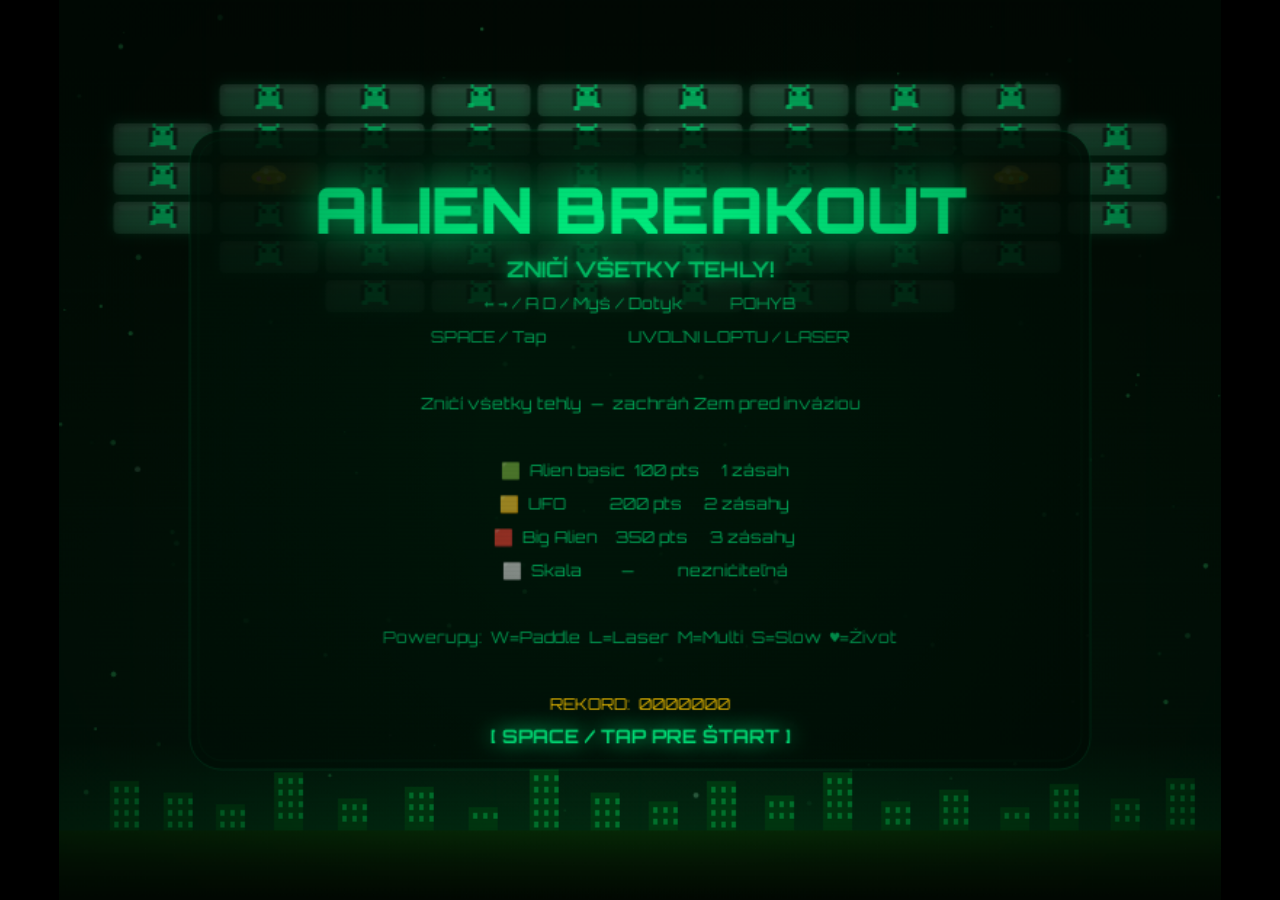
<file: alien_pong.html>
<!DOCTYPE html>
<html lang="sk">
<head>
<meta charset="UTF-8">
<meta name="viewport" content="width=device-width, initial-scale=1.0, user-scalable=no, viewport-fit=cover">
<title>ALIEN BREAKOUT</title>
<link href="https://fonts.googleapis.com/css2?family=Orbitron:wght@400;700;900&display=swap" rel="stylesheet">
<style>
  *{margin:0;padding:0;box-sizing:border-box;-webkit-tap-highlight-color:transparent;}
  html,body{width:100%;height:100%;background:#000;display:flex;justify-content:center;align-items:center;overflow:hidden;touch-action:none;}
  canvas{display:block;touch-action:none;-webkit-user-select:none;user-select:none;}
</style>
</head>
<body>
<canvas id="c"></canvas>
<script>
"use strict";

const canvas = document.getElementById('c');
const ctx    = canvas.getContext('2d');
const W = 800, H = 620;
canvas.width = W; canvas.height = H;

function resize(){
  const s = Math.min(window.innerWidth/W, window.innerHeight/H);
  canvas.style.width  = W*s+'px';
  canvas.style.height = H*s+'px';
}
resize();
window.addEventListener('resize', resize);
window.addEventListener('orientationchange', ()=>setTimeout(resize,200));

// ═══════════════════════════════════════
//  AUDIO
// ═══════════════════════════════════════
let AC = null;
function getAC(){
  if(!AC) try{ AC=new(window.AudioContext||window.webkitAudioContext)(); }catch(_){}
  if(AC&&AC.state==='suspended') AC.resume();
  return AC;
}
function tone(freq,type,dur,vol=0.18,t0=0){
  try{
    const a=getAC(); if(!a) return;
    const o=a.createOscillator(),g=a.createGain();
    o.connect(g); g.connect(a.destination);
    o.type=type; o.frequency.setValueAtTime(freq,a.currentTime+t0);
    g.gain.setValueAtTime(vol,a.currentTime+t0);
    g.gain.exponentialRampToValueAtTime(0.0001,a.currentTime+t0+dur);
    o.start(a.currentTime+t0); o.stop(a.currentTime+t0+dur);
  }catch(_){}
}
function noise(dur,vol=0.25){
  try{
    const a=getAC(); if(!a) return;
    const sz=~~(a.sampleRate*dur), buf=a.createBuffer(1,sz,a.sampleRate);
    const d=buf.getChannelData(0);
    for(let i=0;i<sz;i++) d[i]=(Math.random()*2-1)*(1-i/sz)**2;
    const s=a.createBufferSource(),g=a.createGain();
    s.buffer=buf; s.connect(g); g.connect(a.destination);
    g.gain.setValueAtTime(vol,a.currentTime);
    g.gain.exponentialRampToValueAtTime(0.001,a.currentTime+dur);
    s.start();
  }catch(_){}
}
const SFX = {
  wall:    ()=>{ tone(200,'sine',.05,.2); },
  pad:     ()=>{ tone(380,'square',.06,.16); tone(500,'square',.04,.09,.04); },
  brick1:  ()=>{ tone(440,'square',.07,.15); },
  brick2:  ()=>{ tone(560,'square',.07,.16); tone(680,'square',.05,.09,.04); },
  brick3:  ()=>{ tone(300,'sawtooth',.1,.18); noise(.06,.15); },
  explode: ()=>{ noise(.2,.3); tone(60,'sawtooth',.16,.18); },
  powerup: ()=>{ [440,550,660,880].forEach((f,i)=>tone(f,'sine',.1,.14,i*.06)); },
  lose:    ()=>{ tone(320,'sawtooth',.16,.32); tone(200,'sawtooth',.18,.32,.12); tone(120,'sawtooth',.22,.32,.24); },
  levelup: ()=>{ [523,659,784,1047,1318].forEach((f,i)=>tone(f,'square',.13,.2,i*.09)); },
};

// ═══════════════════════════════════════
//  INPUT
// ═══════════════════════════════════════
const keys={};
let inputX=W/2, fireBtn=false, pauseBtn=false;

window.addEventListener('keydown',e=>{
  if(['Space','ArrowLeft','ArrowRight'].includes(e.code)) e.preventDefault();
  if(!keys[e.code]){
    keys[e.code]=true;
    if(e.code==='Space') fireBtn=true;
    if(e.code==='KeyP'||e.code==='Escape') pauseBtn=true;
  }
},{passive:false});
window.addEventListener('keyup',e=>{ keys[e.code]=false; });
window.addEventListener('mousemove',e=>{
  const r=canvas.getBoundingClientRect();
  inputX=(e.clientX-r.left)*(W/r.width);
});
window.addEventListener('mousedown',()=>{ fireBtn=true; getAC(); });
document.addEventListener('touchstart',e=>{
  e.preventDefault(); getAC();
  inputX=(e.changedTouches[0].clientX-canvas.getBoundingClientRect().left)*(W/canvas.getBoundingClientRect().width);
  fireBtn=true;
},{passive:false});
document.addEventListener('touchmove',e=>{
  e.preventDefault();
  inputX=(e.changedTouches[0].clientX-canvas.getBoundingClientRect().left)*(W/canvas.getBoundingClientRect().width);
},{passive:false});
document.addEventListener('touchend',e=>e.preventDefault(),{passive:false});

// ═══════════════════════════════════════
//  CONSTANTS
// ═══════════════════════════════════════
const EARTH_Y  = H - 48;
const PADDLE_Y = H - 60;
const BALL_R   = 8;
const PAD_H    = 13;
const BRICK_ROWS = 6;
const BRICK_COLS = 10;
const BRICK_W    = 68;
const BRICK_H    = 22;
const BRICK_PAD  = 5;
const BRICKS_TOP = 58;
const BASE_SPEED = 4.2;
const MAX_SPEED  = 7.8;

// ═══════════════════════════════════════
//  BRICK TYPES
// ═══════════════════════════════════════
// Each type: { hp, pts, col, glyph }
const BTYPES = {
  alien1: { hp:1, pts:100, col:'#00ff88', glyph:'👾', label:'A1' },
  alien2: { hp:2, pts:200, col:'#ffcc00', glyph:'🛸', label:'A2' },
  alien3: { hp:3, pts:350, col:'#ff4488', glyph:'👽', label:'A3' },
  rock:   { hp:1, pts:50,  col:'#6688aa', glyph:null, label:'R'  }, // indestructible feel
};

// ═══════════════════════════════════════
//  LEVEL LAYOUTS  (0=empty, 1=alien1, 2=alien2, 3=alien3, 4=rock)
// ═══════════════════════════════════════
function levelGrid(lvl){
  const L={
    1:[ [0,1,1,1,1,1,1,1,1,0],
        [1,1,1,1,1,1,1,1,1,1],
        [1,2,1,1,1,1,1,1,2,1],
        [1,1,1,1,1,1,1,1,1,1],
        [0,1,1,1,1,1,1,1,1,0],
        [0,0,1,1,1,1,1,1,0,0] ],

    2:[ [0,2,2,2,2,2,2,2,2,0],
        [2,1,1,1,1,1,1,1,1,2],
        [2,1,3,1,1,1,1,3,1,2],
        [2,1,1,1,1,1,1,1,1,2],
        [1,2,1,2,1,1,2,1,2,1],
        [0,1,1,1,2,2,1,1,1,0] ],

    3:[ [3,3,3,3,3,3,3,3,3,3],
        [2,2,2,2,2,2,2,2,2,2],
        [1,2,1,2,1,1,2,1,2,1],
        [1,1,3,1,1,1,1,3,1,1],
        [2,1,1,1,1,1,1,1,1,2],
        [1,1,1,1,1,1,1,1,1,1] ],

    4:[ [4,1,4,1,4,4,1,4,1,4],
        [1,2,2,2,1,1,2,2,2,1],
        [2,2,3,2,2,2,2,3,2,2],
        [1,2,2,2,1,1,2,2,2,1],
        [2,1,1,1,2,2,1,1,1,2],
        [4,2,1,2,4,4,2,1,2,4] ],

    5:[ [3,2,3,2,3,3,2,3,2,3],
        [2,3,2,3,2,2,3,2,3,2],
        [3,2,3,2,3,3,2,3,2,3],
        [2,3,2,3,2,2,3,2,3,2],
        [3,2,3,2,3,3,2,3,2,3],
        [2,3,2,3,2,2,3,2,3,2] ],
  };
  const n=((lvl-1)%5)+1;
  return L[n];
}

function mkBricks(lvl){
  const grid=levelGrid(lvl), arr=[];
  const offX=(W - BRICK_COLS*(BRICK_W+BRICK_PAD) + BRICK_PAD)/2;
  for(let r=0;r<BRICK_ROWS;r++){
    for(let c=0;c<BRICK_COLS;c++){
      const v=grid[r][c];
      if(!v) continue;
      const typeKey=v===1?'alien1':v===2?'alien2':v===3?'alien3':'rock';
      const T=BTYPES[typeKey];
      const x=offX+c*(BRICK_W+BRICK_PAD);
      const y=BRICKS_TOP+r*(BRICK_H+BRICK_PAD);
      arr.push({x,y,w:BRICK_W,h:BRICK_H, typeKey, hp:T.hp, maxHp:T.hp,
        pts:T.pts, col:T.col, flash:0,
        wobble:Math.random()*6.28, wobSpd:.015+Math.random()*.01,
        // type-4 = indestructible-looking rock
        indestructible: v===4
      });
    }
  }
  return arr;
}

// ═══════════════════════════════════════
//  GAME STATE
// ═══════════════════════════════════════
let hi=+(localStorage.getItem('abHi')||0);
let G={state:'menu'};

function newBall(px,angle){
  const a=angle||(-Math.PI/2 + (Math.random()-.5)*Math.PI*.5);
  return {x:px, y:PADDLE_Y-BALL_R-PAD_H/2-2,
          dx:Math.cos(a)*BASE_SPEED, dy:Math.sin(a)*BASE_SPEED,
          r:BALL_R, trail:[], glow:0, stuck:true};
}

function clampBallAngle(dx,dy){
  const spd=Math.hypot(dx,dy)||BASE_SPEED;
  let a=Math.atan2(dy,dx);
  // Never within 22° of horizontal
  const MIN=22*Math.PI/180;
  if(Math.abs(Math.sin(a))<Math.sin(MIN)){
    const vy=Math.sin(a)<0?-1:1;
    const vx=Math.cos(a)<0?-1:1;
    a=Math.atan2(vy*Math.sin(MIN), vx*Math.cos(MIN));
  }
  return {dx:Math.cos(a)*spd, dy:Math.sin(a)*spd};
}

function startGame(){
  G={
    state:'playing', score:0, lives:3, level:1,
    shake:0, shootCd:0, wideT:0, laserT:0, multiBallT:0,
    paddle:{x:W/2, w:110, h:PAD_H},
    balls:[], bricks:[], parts:[], powerups:[],
    earthHP:100, stars:mkStars(),
    combo:0, comboT:0,
  };
  G.balls=[newBall(W/2)];
  G.bricks=mkBricks(1);
}

function mkStars(){
  return Array.from({length:160},()=>({
    x:Math.random()*W, y:Math.random()*(EARTH_Y-20),
    r:Math.random()*1.8+.2, spd:Math.random()*.18+.03,
    tw:Math.random()*6.28, twSpd:Math.random()*.03+.01,
    col:Math.random()<.08?'#aaffcc':Math.random()<.08?'#fff':'#44ff88'
  }));
}

// ═══════════════════════════════════════
//  PARTICLES
// ═══════════════════════════════════════
function burst(x,y,n,col,spd=4){
  for(let i=0;i<n;i++){
    const a=Math.random()*6.28, v=Math.random()*spd+.8;
    G.parts.push({k:'dot',x,y,dx:Math.cos(a)*v,dy:Math.sin(a)*v,
      r:Math.random()*2.8+.7,life:1,decay:.022+Math.random()*.02,col});
  }
}
function ring(x,y,col='#00ff88',rs=2.8){
  G.parts.push({k:'ring',x,y,r:5,rs,life:1,decay:.032,col});
}
function floatTxt(x,y,text,col='#00ff88'){
  G.parts.push({k:'txt',x,y,text,col,life:1,decay:.014,vy:-1.0});
}

// ═══════════════════════════════════════
//  POWERUP DROP
// ═══════════════════════════════════════
const PU_TYPES=[
  {id:'wide',  lbl:'WIDE PADDLE', col:'#00ffcc'},
  {id:'laser', lbl:'LASER SHOT',  col:'#ff4488'},
  {id:'multi', lbl:'MULTI BALL',  col:'#ffcc00'},
  {id:'slow',  lbl:'SLOW BALL',   col:'#88aaff'},
  {id:'life',  lbl:'EXTRA ŽIVOT', col:'#ff88ff'},
];
function dropPU(x,y){
  if(Math.random()>.28) return;
  const t=PU_TYPES[~~(Math.random()*PU_TYPES.length)];
  G.powerups.push({x,y,id:t.id,lbl:t.lbl,col:t.col,wobble:0,vy:1.6});
}

// ═══════════════════════════════════════
//  UPDATE
// ═══════════════════════════════════════
function update(){
  if(G.state!=='playing') return;
  G.shake=Math.max(0,G.shake-.65);
  G.shootCd=Math.max(0,G.shootCd-1);
  if(G.wideT>0){ G.wideT--; if(G.wideT===0) G.paddle.w=110; }
  if(G.laserT>0) G.laserT--;
  if(G.comboT>0) G.comboT--; else G.combo=0;

  // ── Paddle ──────────────────────────
  const pad=G.paddle;
  if(keys['ArrowLeft']||keys['KeyA'])  pad.x-=8;
  if(keys['ArrowRight']||keys['KeyD']) pad.x+=8;
  if(!keys['ArrowLeft']&&!keys['KeyA']&&!keys['ArrowRight']&&!keys['KeyD'])
    pad.x+=(inputX-pad.x)*.15;
  pad.x=Math.max(pad.w/2, Math.min(W-pad.w/2, pad.x));

  // ── Ball(s) ─────────────────────────
  for(let bi=G.balls.length-1;bi>=0;bi--){
    const ball=G.balls[bi];
    ball.glow+=.1;

    // Stuck to paddle
    if(ball.stuck){
      ball.x=pad.x; ball.y=PADDLE_Y-PAD_H/2-ball.r-1;
      continue;
    }

    // Trail
    ball.trail.unshift({x:ball.x,y:ball.y});
    if(ball.trail.length>16) ball.trail.pop();

    // Sub-step movement
    const steps=3;
    for(let s=0;s<steps;s++){
      ball.x+=ball.dx/steps;
      ball.y+=ball.dy/steps;

      // Walls
      if(ball.x-ball.r<0){  ball.x=ball.r;  ball.dx=Math.abs(ball.dx); SFX.wall(); }
      if(ball.x+ball.r>W){  ball.x=W-ball.r; ball.dx=-Math.abs(ball.dx); SFX.wall(); }
      if(ball.y-ball.r<22){ ball.y=22+ball.r; ball.dy=Math.abs(ball.dy); SFX.wall(); burst(ball.x,22,4,'#00ff88',3); }

      // Paddle hit
      const py=PADDLE_Y-PAD_H/2;
      if(ball.dy>0 && ball.y+ball.r>=py && ball.y-ball.r<=py+PAD_H+2
          && ball.x>=pad.x-pad.w/2-4 && ball.x<=pad.x+pad.w/2+4){
        const rel=Math.max(-1,Math.min(1,(ball.x-pad.x)/(pad.w/2)));
        const maxA=Math.PI*62/180;
        const angle=-Math.PI/2+rel*maxA;
        const spd=Math.min(Math.hypot(ball.dx,ball.dy)*1.02, MAX_SPEED);
        ball.dx=Math.cos(angle)*spd; ball.dy=Math.sin(angle)*spd;
        ball.y=py-ball.r-1;
        SFX.pad(); burst(ball.x,py,7,'#00ff88',4); G.shake=2;
        G.combo=0; G.comboT=0;
        break;
      }

      // Brick collision
      for(let i=G.bricks.length-1;i>=0;i--){
        const b=G.bricks[i];
        if(ball.x+ball.r>b.x && ball.x-ball.r<b.x+b.w &&
           ball.y+ball.r>b.y && ball.y-ball.r<b.y+b.h){
          // Which face?
          const oL=ball.x+ball.r-b.x, oR=b.x+b.w-(ball.x-ball.r);
          const oT=ball.y+ball.r-b.y, oB=b.y+b.h-(ball.y-ball.r);
          if(Math.min(oL,oR)<Math.min(oT,oB)) ball.dx*=-1; else ball.dy*=-1;
          // Speed up slightly each brick
          const curSpd=Math.hypot(ball.dx,ball.dy);
          const newSpd=Math.min(curSpd+.04, MAX_SPEED);
          ball.dx=ball.dx/curSpd*newSpd; ball.dy=ball.dy/curSpd*newSpd;
          // Clamp angle
          const clamped=clampBallAngle(ball.dx,ball.dy);
          ball.dx=clamped.dx; ball.dy=clamped.dy;

          if(!b.indestructible){
            b.hp--; b.flash=10;
            G.combo++; G.comboT=80;
            const multiplier=Math.max(1,G.combo);
            if(b.hp<=0){
              const pts=b.pts*multiplier;
              G.score+=pts; hi=Math.max(hi,G.score);
              burst(b.x+b.w/2,b.y+b.h/2,18,b.col,5);
              ring(b.x+b.w/2,b.y+b.h/2,b.col); ring(b.x+b.w/2,b.y+b.h/2,b.col,3.5);
              floatTxt(b.x+b.w/2,b.y,`+${pts}${G.combo>1?' ×'+G.combo:''}`,b.col);
              if(b.typeKey==='alien3') SFX.brick3();
              else if(b.typeKey==='alien2') SFX.brick2();
              else SFX.brick1();
              G.shake=b.typeKey==='alien3'?6:3;
              dropPU(b.x+b.w/2,b.y+b.h/2);
              G.bricks.splice(i,1);
            } else {
              SFX.wall(); burst(ball.x,ball.y,6,b.col,3);
            }
          } else {
            // Rock bounce
            SFX.wall(); burst(ball.x,ball.y,4,'#6688aa',3);
          }
          break;
        }
      }
    }

    // Ball lost
    if(ball.y>H+20){
      G.balls.splice(bi,1);
      if(G.balls.length===0){
        // All balls gone
        G.lives--;
        SFX.lose(); G.shake=18;
        burst(pad.x,PADDLE_Y,28,'#ff4400',7); ring(pad.x,PADDLE_Y,'#ff4400',4);
        if(G.lives<=0){ localStorage.setItem('abHi',hi); G.state='gameover'; return; }
        G.balls=[newBall(pad.x)];
        G.eBullets=[];
      }
    }
  }

  // ── Laser bullets (from laser powerup) ──
  if(!G.eBullets) G.eBullets=[];
  for(let i=G.eBullets.length-1;i>=0;i--){
    const lb=G.eBullets[i];
    lb.y-=12;
    if(lb.y<0){ G.eBullets.splice(i,1); continue; }
    let hit=false;
    for(let j=G.bricks.length-1;j>=0;j--){
      const b=G.bricks[j];
      if(lb.x>b.x&&lb.x<b.x+b.w&&lb.y>b.y&&lb.y<b.y+b.h){
        if(!b.indestructible){
          b.hp--; b.flash=8; burst(lb.x,lb.y,6,b.col,3);
          if(b.hp<=0){
            G.score+=b.pts; hi=Math.max(hi,G.score);
            burst(b.x+b.w/2,b.y+b.h/2,14,b.col,5); ring(b.x+b.w/2,b.y+b.h/2,b.col);
            floatTxt(b.x+b.w/2,b.y,`+${b.pts}`,b.col);
            SFX.brick1(); dropPU(b.x+b.w/2,b.y+b.h/2); G.bricks.splice(j,1);
          } else SFX.wall();
        }
        hit=true; break;
      }
    }
    if(hit) G.eBullets.splice(i,1);
  }

  // ── Powerups ────────────────────────
  const pad2=G.paddle, py2=PADDLE_Y-PAD_H/2;
  for(let i=G.powerups.length-1;i>=0;i--){
    const p=G.powerups[i]; p.y+=p.vy; p.wobble+=.05;
    if(p.y>H+20){ G.powerups.splice(i,1); continue; }
    if(p.y+10>=py2&&p.y-10<=py2+PAD_H&&p.x>=pad2.x-pad2.w/2-12&&p.x<=pad2.x+pad2.w/2+12){
      applyPU(p); burst(p.x,p.y,14,p.col,6); floatTxt(p.x,p.y-26,p.lbl,p.col);
      SFX.powerup(); G.powerups.splice(i,1);
    }
  }

  // ── Particles ───────────────────────
  for(let i=G.parts.length-1;i>=0;i--){
    const p=G.parts[i]; p.life-=p.decay;
    if(p.k==='ring') p.r+=p.rs;
    else if(p.k==='dot'){ p.x+=p.dx; p.y+=p.dy; p.dy+=.055; p.dx*=.97; }
    else if(p.k==='txt') p.y+=p.vy;
    if(p.life<=0) G.parts.splice(i,1);
  }

  // Stars
  G.stars.forEach(s=>{ s.y+=s.spd; s.tw+=s.twSpd; if(s.y>EARTH_Y){ s.y=0; s.x=Math.random()*W; } });

  // Brick wobble
  G.bricks.forEach(b=>{ b.wobble+=b.wobSpd; b.flash=Math.max(0,b.flash-1); });

  // Level clear?
  const destroyable=G.bricks.filter(b=>!b.indestructible);
  if(destroyable.length===0){
    SFX.levelup();
    floatTxt(W/2,H/2,`LEVEL ${G.level} DOKONČENÝ! +1000`,'#ffcc00');
    G.score+=1000; hi=Math.max(hi,G.score);
    G.level++;
    G.state='levelclear';
    G.levelDelay=160;
  }
}

function applyPU(p){
  if(p.id==='wide')  { G.paddle.w=Math.min(G.paddle.w+50,200); G.wideT=380; }
  if(p.id==='laser') { G.laserT=400; }
  if(p.id==='multi') {
    // add 2 extra balls
    G.balls.forEach(b=>{
      if(b.stuck) b.stuck=false;
      G.balls.push({...newBall(b.x),stuck:false,
        dx:b.dx+Math.random()*.8-.4, dy:b.dy, trail:[], glow:0});
      G.balls.push({...newBall(b.x),stuck:false,
        dx:-b.dx+Math.random()*.8-.4, dy:b.dy, trail:[], glow:0});
    });
  }
  if(p.id==='slow')  {
    G.balls.forEach(b=>{
      const spd=Math.max(BASE_SPEED*.75, Math.hypot(b.dx,b.dy)*.7);
      const a=Math.atan2(b.dy,b.dx); b.dx=Math.cos(a)*spd; b.dy=Math.sin(a)*spd;
    });
  }
  if(p.id==='life')  { G.lives=Math.min(G.lives+1,5); }
}

function fireLaser(){
  if(G.laserT<=0||G.shootCd>0) return;
  const px=G.paddle.x;
  if(!G.eBullets) G.eBullets=[];
  G.eBullets.push({x:px-18,y:PADDLE_Y-PAD_H/2});
  G.eBullets.push({x:px+18,y:PADDLE_Y-PAD_H/2});
  G.shootCd=18;
  tone(880,'square',.05,.14); tone(660,'square',.05,.09,.03);
}

function releaseStuck(){
  let any=false;
  G.balls.forEach(b=>{ if(b.stuck){ b.stuck=false; any=true; } });
  return any;
}

// ═══════════════════════════════════════
//  DRAW
// ═══════════════════════════════════════
function drawBg(){
  const sky=ctx.createLinearGradient(0,0,0,EARTH_Y);
  sky.addColorStop(0,'#010a04'); sky.addColorStop(.5,'#011408'); sky.addColorStop(1,'#021a0c');
  ctx.fillStyle=sky; ctx.fillRect(0,0,W,EARTH_Y);
  // Nebula
  const t=Date.now()*.00008;
  for(let i=0;i<4;i++){
    const nx=(i*.35+t*.4)%1*W, ny=(i*.22+.1)*EARTH_Y*.8, nr=100+i*35;
    const ng=ctx.createRadialGradient(nx,ny,0,nx,ny,nr);
    ng.addColorStop(0,`rgba(0,${45+i*15},${15+i*8},.055)`); ng.addColorStop(1,'transparent');
    ctx.fillStyle=ng; ctx.beginPath(); ctx.arc(nx,ny,nr,0,6.28); ctx.fill();
  }
  // Grid
  ctx.globalAlpha=.022; ctx.strokeStyle='#00ff88'; ctx.lineWidth=.5;
  for(let x=0;x<W;x+=50){ ctx.beginPath(); ctx.moveTo(x,0); ctx.lineTo(x,EARTH_Y); ctx.stroke(); }
  for(let y=0;y<EARTH_Y;y+=50){ ctx.beginPath(); ctx.moveTo(0,y); ctx.lineTo(W,y); ctx.stroke(); }
  ctx.globalAlpha=1; ctx.lineWidth=1;
}

function drawStars(stars){
  stars.forEach(s=>{
    const a=.2+Math.sin(s.tw)*.2;
    ctx.globalAlpha=Math.max(0,Math.min(1,a));
    ctx.fillStyle=s.col; ctx.beginPath(); ctx.arc(s.x,s.y,s.r,0,Math.PI*2); ctx.fill();
  });
  ctx.globalAlpha=1;
}

function drawEarth(){
  const ey=EARTH_Y;
  // Horizon glow
  const hl=ctx.createLinearGradient(0,ey-60,0,ey);
  hl.addColorStop(0,'rgba(0,180,80,0)'); hl.addColorStop(1,'rgba(0,160,60,.2)');
  ctx.fillStyle=hl; ctx.fillRect(0,ey-60,W,60);
  // Ground
  const gr=ctx.createLinearGradient(0,ey,0,H);
  gr.addColorStop(0,'rgb(8,52,8)'); gr.addColorStop(.45,'rgb(5,30,5)'); gr.addColorStop(1,'rgb(2,10,2)');
  ctx.fillStyle=gr; ctx.fillRect(0,ey,W,H-ey);
  // City
  const blds=[[35,34],[72,26],[108,18],[148,40],[192,22],[238,30],[282,16],[324,42],[366,26],
               [406,20],[446,34],[486,24],[526,40],[566,20],[606,28],[648,16],[682,32],[724,22],[762,36],[800,28]];
  ctx.fillStyle='rgba(0,75,22,.9)';
  blds.forEach(([x,bh])=>{
    ctx.fillRect(x,ey-bh,20,bh);
    ctx.fillStyle='rgba(0,255,110,.42)';
    for(let wy=ey-bh+4;wy<ey-4;wy+=8)
      for(let wx=x+3;wx<x+19;wx+=7)
        ctx.fillRect(wx,wy,3,4);
    ctx.fillStyle='rgba(0,75,22,.9)';
  });
}

function drawBrick(b){
  const T=BTYPES[b.typeKey];
  const fl=b.flash>0&&~~(b.flash/2)%2===0;
  const hr=b.hp/b.maxHp;
  const col=b.indestructible?'#5577aa':fl?'#ffffff':b.col;

  ctx.save();
  // Wobble on flash
  if(b.flash>0) ctx.translate(Math.sin(b.flash*1.8)*2,0);

  // Shadow
  ctx.shadowColor=col; ctx.shadowBlur=fl?18:8;

  // Body gradient
  const gr=ctx.createLinearGradient(b.x,b.y,b.x,b.y+b.h);
  if(b.indestructible){
    gr.addColorStop(0,'#7799bb'); gr.addColorStop(1,'#334455');
  } else {
    // Darken as damaged
    const lum=fl?100:Math.round(35+hr*40);
    gr.addColorStop(0,`hsl(${hueOfCol(col)},90%,${lum+20}%)`);
    gr.addColorStop(1,`hsl(${hueOfCol(col)},80%,${lum}%)`);
  }
  ctx.fillStyle=gr;
  ctx.beginPath(); ctx.roundRect(b.x,b.y,b.w,b.h,4); ctx.fill();

  // Shine top
  ctx.fillStyle='rgba(255,255,255,.2)';
  ctx.beginPath(); ctx.roundRect(b.x+3,b.y+2,b.w-6,4,2); ctx.fill();

  // HP pips for multi-hp bricks
  if(!b.indestructible && b.maxHp>1){
    for(let i=0;i<b.maxHp;i++){
      ctx.fillStyle=i<b.hp?col:'rgba(0,0,0,.5)';
      ctx.shadowBlur=i<b.hp?6:0;
      ctx.shadowColor=col;
      ctx.beginPath(); ctx.arc(b.x+b.w/2+(i-(b.maxHp-1)/2)*10, b.y+b.h-5, 2.5,0,Math.PI*2); ctx.fill();
    }
  }

  // Alien glyph / pattern
  if(!b.indestructible){
    drawAlienGlyph(b.x+b.w/2, b.y+b.h/2-2, b.typeKey, b.wobble, fl?1:hr);
  } else {
    // Rock cross hatch
    ctx.strokeStyle='rgba(100,140,180,.4)'; ctx.lineWidth=.7;
    for(let ox=0;ox<b.w;ox+=8){ ctx.beginPath(); ctx.moveTo(b.x+ox,b.y); ctx.lineTo(b.x+ox+8,b.y+b.h); ctx.stroke(); }
    ctx.lineWidth=1;
  }

  ctx.restore();
}

// Simple alien icons drawn with canvas
function drawAlienGlyph(cx,cy,typeKey,wobble,alpha){
  ctx.save(); ctx.globalAlpha=Math.max(0,alpha*.85);
  ctx.shadowBlur=0;
  if(typeKey==='alien1'){
    // Classic space invader silhouette
    const t=Math.sin(wobble)*1.5;
    ctx.fillStyle='rgba(0,0,0,.6)';
    ctx.fillRect(cx-10,cy-6,20,12);
    ctx.fillStyle='rgba(0,255,136,.9)';
    // Body
    ctx.fillRect(cx-7,cy-4,14,10);
    // Head
    ctx.fillRect(cx-5,cy-7,10,4);
    // Eyes
    ctx.fillStyle='rgba(0,0,0,.8)';
    ctx.fillRect(cx-5,cy-4,3,3); ctx.fillRect(cx+2,cy-4,3,3);
    // Legs
    ctx.fillStyle='rgba(0,255,136,.9)';
    ctx.fillRect(cx-9,cy+5+~~t,4,3); ctx.fillRect(cx+5,cy+5-~~t,4,3);
    // Antennae
    ctx.fillRect(cx-7,cy-9,2,3); ctx.fillRect(cx+5,cy-9,2,3);
  } else if(typeKey==='alien2'){
    // UFO disk
    ctx.fillStyle='rgba(255,200,0,.85)';
    ctx.beginPath(); ctx.ellipse(cx,cy+1,12,5,0,0,Math.PI*2); ctx.fill();
    ctx.fillStyle='rgba(255,220,80,.7)';
    ctx.beginPath(); ctx.ellipse(cx,cy-2,7,5,0,Math.PI,0); ctx.fill();
    ctx.fillStyle='rgba(255,240,150,.9)';
    ctx.beginPath(); ctx.arc(cx-2,cy-3,2,0,Math.PI*2); ctx.fill();
    // Lights
    [-7,0,7].forEach((ox,i)=>{
      const lc=`hsl(${50+i*40+wobble*30},100%,70%)`;
      ctx.fillStyle=lc;
      ctx.beginPath(); ctx.arc(cx+ox,cy+2,1.8,0,Math.PI*2); ctx.fill();
    });
  } else if(typeKey==='alien3'){
    // Alien face
    ctx.fillStyle='rgba(255,60,140,.85)';
    ctx.beginPath(); ctx.ellipse(cx,cy,10,9,0,0,Math.PI*2); ctx.fill();
    // Big eyes
    ctx.fillStyle='rgba(0,0,0,.8)';
    ctx.beginPath(); ctx.ellipse(cx-4,cy-2,3.5,4.5,-.2,0,Math.PI*2); ctx.fill();
    ctx.beginPath(); ctx.ellipse(cx+4,cy-2,3.5,4.5,.2,0,Math.PI*2); ctx.fill();
    // Pupils
    ctx.fillStyle='rgba(255,0,80,.9)';
    ctx.beginPath(); ctx.arc(cx-4,cy-2,1.5,0,Math.PI*2); ctx.fill();
    ctx.beginPath(); ctx.arc(cx+4,cy-2,1.5,0,Math.PI*2); ctx.fill();
    // Mouth
    ctx.strokeStyle='rgba(0,0,0,.7)'; ctx.lineWidth=1.2;
    ctx.beginPath(); ctx.arc(cx,cy+4,4,.2,Math.PI-.2); ctx.stroke(); ctx.lineWidth=1;
  }
  ctx.restore();
}

function hueOfCol(col){
  // rough hue guess
  if(col.includes('ff88')||col.includes('00ff88')) return 150;
  if(col.includes('ffcc')||col.includes('ff8')) return 45;
  if(col.includes('ff44')||col.includes('ff48')||col.includes('4488')) return 330;
  return 150;
}

function drawBall(ball){
  ball.trail.forEach((t,i)=>{
    const a=(1-i/ball.trail.length)*.48, r=ball.r*(1-i/ball.trail.length)*.8;
    ctx.globalAlpha=a; ctx.fillStyle='#00ffaa'; ctx.shadowColor='#00ff88'; ctx.shadowBlur=5;
    ctx.beginPath(); ctx.arc(t.x,t.y,r,0,Math.PI*2); ctx.fill();
  });
  ctx.globalAlpha=1;
  // Glow halo
  const halo=ctx.createRadialGradient(ball.x,ball.y,0,ball.x,ball.y,ball.r*2.6);
  halo.addColorStop(0,'rgba(0,255,136,.2)'); halo.addColorStop(1,'transparent');
  ctx.fillStyle=halo; ctx.beginPath(); ctx.arc(ball.x,ball.y,ball.r*2.6,0,Math.PI*2); ctx.fill();
  // Ball body
  ctx.shadowColor='#00ff88'; ctx.shadowBlur=14+Math.sin(ball.glow)*4;
  const bg=ctx.createRadialGradient(ball.x-2,ball.y-2,0,ball.x,ball.y,ball.r);
  bg.addColorStop(0,'#e8fff4'); bg.addColorStop(.5,'#55ffbb'); bg.addColorStop(1,'#00dd88');
  ctx.fillStyle=bg; ctx.beginPath(); ctx.arc(ball.x,ball.y,ball.r,0,Math.PI*2); ctx.fill();
  ctx.fillStyle='rgba(255,255,255,.65)';
  ctx.beginPath(); ctx.arc(ball.x-2.5,ball.y-2.5,ball.r*.38,0,Math.PI*2); ctx.fill();
  ctx.shadowBlur=0;
}

function drawPaddle(){
  const pad=G.paddle, px=pad.x-pad.w/2, py=PADDLE_Y-PAD_H/2;
  const laser=G.laserT>0;
  const padCol=laser?'#ff4488':'#00ff88';
  ctx.shadowColor=padCol; ctx.shadowBlur=24;
  const gr=ctx.createLinearGradient(px,py,px,py+PAD_H);
  gr.addColorStop(0,laser?'#ff88bb':'#22ffaa');
  gr.addColorStop(.4,laser?'#dd1166':'#00dd77');
  gr.addColorStop(1,laser?'#660033':'#006633');
  ctx.fillStyle=gr; ctx.beginPath(); ctx.roundRect(px,py,pad.w,PAD_H,6); ctx.fill();
  ctx.fillStyle='rgba(255,255,255,.25)';
  ctx.beginPath(); ctx.roundRect(px+5,py+1,pad.w-10,4,3); ctx.fill();
  // Laser cannon nubs
  if(laser){
    ctx.fillStyle='#ff4488'; ctx.shadowColor='#ff4488'; ctx.shadowBlur=14;
    ctx.beginPath(); ctx.roundRect(px+4,py-5,6,6,2); ctx.fill();
    ctx.beginPath(); ctx.roundRect(px+pad.w-10,py-5,6,6,2); ctx.fill();
  }
  // Dots
  ctx.fillStyle=laser?'#ff88bb':'#00ffcc'; ctx.shadowColor=ctx.fillStyle; ctx.shadowBlur=8;
  for(let i=0;i<3;i++){
    ctx.beginPath(); ctx.arc(px+16+i*18,py+PAD_H/2,2,0,Math.PI*2); ctx.fill();
    ctx.beginPath(); ctx.arc(px+pad.w-16-i*18,py+PAD_H/2,2,0,Math.PI*2); ctx.fill();
  }
  ctx.shadowBlur=0;
}

function drawLaserBullets(){
  if(!G.eBullets) return;
  G.eBullets.forEach(lb=>{
    ctx.shadowColor='#ff4488'; ctx.shadowBlur=18;
    ctx.fillStyle='#ffaacc';
    ctx.beginPath(); ctx.roundRect(lb.x-2,lb.y-8,4,12,2); ctx.fill();
    ctx.globalAlpha=.3;
    ctx.beginPath(); ctx.roundRect(lb.x-1,lb.y,2,6,1); ctx.fill();
    ctx.globalAlpha=1;
  });
  ctx.shadowBlur=0;
}

function drawPowerups(){
  G.powerups.forEach(p=>{
    ctx.save(); ctx.translate(p.x,p.y); ctx.rotate(Math.sin(p.wobble)*.18);
    const r=14;
    ctx.shadowColor=p.col; ctx.shadowBlur=20; ctx.strokeStyle=p.col; ctx.lineWidth=2;
    ctx.beginPath(); ctx.arc(0,0,r,0,Math.PI*2); ctx.stroke(); ctx.lineWidth=1;
    ctx.fillStyle=p.col+'25'; ctx.beginPath(); ctx.arc(0,0,r,0,Math.PI*2); ctx.fill();
    ctx.fillStyle=p.col; ctx.shadowBlur=8;
    ctx.beginPath(); ctx.arc(0,0,r*.52,0,Math.PI*2); ctx.fill();
    ctx.fillStyle='#000'; ctx.shadowBlur=0;
    ctx.font='bold 7px Orbitron,monospace'; ctx.textAlign='center'; ctx.textBaseline='middle';
    const lbl={wide:'W',laser:'L',multi:'M',slow:'S',life:'♥'}[p.id]||'?';
    ctx.fillText(lbl,0,.5);
    ctx.restore();
  });
  ctx.shadowBlur=0;
}

function drawParticles(){
  G.parts.forEach(p=>{
    ctx.globalAlpha=Math.max(0,p.life);
    if(p.k==='ring'){
      ctx.strokeStyle=p.col; ctx.shadowColor=p.col; ctx.shadowBlur=7; ctx.lineWidth=2;
      ctx.beginPath(); ctx.arc(p.x,p.y,p.r,0,Math.PI*2); ctx.stroke(); ctx.lineWidth=1;
    } else if(p.k==='dot'){
      ctx.fillStyle=p.col; ctx.shadowColor=p.col; ctx.shadowBlur=5;
      ctx.beginPath(); ctx.arc(p.x,p.y,p.r*Math.max(0,p.life),0,Math.PI*2); ctx.fill();
    } else if(p.k==='txt'){
      ctx.font='bold 12px Orbitron,monospace';
      ctx.fillStyle=p.col; ctx.shadowColor=p.col; ctx.shadowBlur=9;
      ctx.textAlign='center'; ctx.fillText(p.text,p.x,p.y);
    }
    ctx.shadowBlur=0;
  });
  ctx.globalAlpha=1;
}

function drawHUD(){
  ctx.font='700 12px Orbitron,monospace'; ctx.textBaseline='top';
  ctx.fillStyle='#00ff88'; ctx.shadowColor='#00ff88'; ctx.shadowBlur=7;
  ctx.textAlign='left';   ctx.fillText('SCORE  '+pad7(G.score),14,5);
  ctx.textAlign='center'; ctx.fillText('LEVEL  '+G.level,W/2,5);
  ctx.textAlign='right';  ctx.fillText('REKORD '+pad7(hi),W-14,5);
  // Lives as ball icons
  for(let i=0;i<G.lives;i++){
    ctx.fillStyle='#00ff88'; ctx.shadowColor='#00ff88'; ctx.shadowBlur=6;
    ctx.beginPath(); ctx.arc(W-15-(i*20),26,5,0,Math.PI*2); ctx.fill();
  }
  // Active powerup timers
  let px2=14;
  if(G.wideT>0){
    drawMiniPUBar(px2,22,'#00ffcc','W',G.wideT/380); px2+=60;
  }
  if(G.laserT>0){
    drawMiniPUBar(px2,22,'#ff4488','L',G.laserT/400); px2+=60;
  }
  // Combo
  if(G.combo>2){
    ctx.textAlign='center'; ctx.font=`700 ${12+Math.min(G.combo,8)}px Orbitron,monospace`;
    ctx.fillStyle='#ffcc00'; ctx.shadowColor='#ffcc00'; ctx.shadowBlur=13;
    ctx.fillText('COMBO ×'+G.combo,W/2,H-34);
  }
  // Stuck hint
  const stuck=G.balls.some(b=>b.stuck);
  if(stuck && ~~(Date.now()/600)%2===0){
    ctx.font='400 11px Orbitron,monospace'; ctx.fillStyle='rgba(0,255,136,.5)'; ctx.shadowBlur=0;
    ctx.textAlign='center'; ctx.fillText('[ SPACE / TAP ] na štart',W/2,H-18);
  }
  ctx.shadowBlur=0; ctx.textBaseline='alphabetic';
}

function drawMiniPUBar(x,y,col,lbl,frac){
  ctx.fillStyle='rgba(0,0,0,.5)'; ctx.fillRect(x,y,52,12);
  ctx.fillStyle=col; ctx.shadowColor=col; ctx.shadowBlur=5;
  ctx.fillRect(x,y,52*frac,12);
  ctx.shadowBlur=0;
  ctx.font='700 8px Orbitron,monospace'; ctx.fillStyle='#fff';
  ctx.textAlign='left'; ctx.textBaseline='top';
  ctx.fillText(lbl,x+3,y+2);
  ctx.textBaseline='alphabetic';
}

function pad7(n){ return String(~~n).padStart(7,'0'); }

function drawScanlines(){
  ctx.globalAlpha=.026; ctx.fillStyle='#000';
  for(let y=0;y<H;y+=3) ctx.fillRect(0,y,W,1);
  ctx.globalAlpha=1;
}
function drawVignette(){
  const g=ctx.createRadialGradient(W/2,H/2,H*.16,W/2,H/2,H*.92);
  g.addColorStop(0,'rgba(0,0,0,0)'); g.addColorStop(1,'rgba(0,8,3,.72)');
  ctx.fillStyle=g; ctx.fillRect(0,0,W,H);
}

// ── Menu overlay ──
let menuStars=mkStars();
function drawOverlay(title,sub,lines,blink){
  const lh=23, pad2=36;
  const bh=Math.min(lines.length*lh+240,440);
  const bby=H/2-bh/2;
  const pg=ctx.createLinearGradient(W/2-310,bby,W/2+310,bby+bh);
  pg.addColorStop(0,'rgba(0,24,10,.84)'); pg.addColorStop(1,'rgba(0,16,6,.84)');
  ctx.fillStyle=pg; ctx.beginPath(); ctx.roundRect(W/2-310,bby,620,bh,22); ctx.fill();
  ctx.strokeStyle='rgba(0,255,136,.16)'; ctx.lineWidth=1;
  ctx.beginPath(); ctx.roundRect(W/2-310,bby,620,bh,22); ctx.stroke();
  ctx.strokeStyle='rgba(0,255,136,.05)'; ctx.lineWidth=1;
  ctx.beginPath(); ctx.roundRect(W/2-304,bby+6,608,bh-12,17); ctx.stroke(); ctx.lineWidth=1;

  ctx.textAlign='center'; ctx.textBaseline='middle';
  ctx.font='900 44px Orbitron,monospace';
  ctx.fillStyle='#00ff88'; ctx.shadowColor='#00ff88'; ctx.shadowBlur=28;
  ctx.fillText(title,W/2,bby+58);
  if(sub){
    ctx.font='700 15px Orbitron,monospace'; ctx.fillStyle='rgba(0,255,136,.68)'; ctx.shadowBlur=10;
    ctx.fillText(sub,W/2,bby+96);
  }
  ctx.shadowBlur=0; ctx.font='400 11px Orbitron,monospace';
  const startY=bby+(sub?120:96);
  lines.forEach((l,i)=>{
    ctx.fillStyle=l.col||'rgba(0,255,136,.6)';
    ctx.fillText(l.text,W/2,startY+i*lh);
  });
  if(blink&&~~(Date.now()/540)%2===0){
    ctx.font='700 13px Orbitron,monospace'; ctx.fillStyle='#00ff88'; ctx.shadowColor='#00ff88'; ctx.shadowBlur=13;
    ctx.fillText(blink,W/2,bby+bh-22); ctx.shadowBlur=0;
  }
  ctx.textBaseline='alphabetic';
}

// ═══════════════════════════════════════
//  RENDER
// ═══════════════════════════════════════
function render(){
  ctx.save();
  if(G.shake>.3) ctx.translate((Math.random()-.5)*G.shake,(Math.random()-.5)*G.shake*.6);
  ctx.fillStyle='#010e05'; ctx.fillRect(0,0,W,H);

  const stars=G.stars||menuStars;

  drawBg(); drawStars(stars); drawEarth();

  if(G.state==='menu'||G.state==='gameover'){
    // Show some bricks in background for atmosphere
    const dBricks=mkBricks(1);
    dBricks.forEach(b=>{ b.wobble=Math.sin(Date.now()*.001+b.x*.01)*3.14; ctx.globalAlpha=.18; drawBrick(b); ctx.globalAlpha=1; });
    if(G.state==='menu'){
      drawOverlay('ALIEN BREAKOUT','ZNIČÍ VŠETKY TEHLY!',[
        {text:'← → / A D / Myš / Dotyk           POHYB'},
        {text:'SPACE / Tap                   UVOĽNI LOPTU / LASER'},
        {text:''},
        {text:'Zničí všetky tehly  —  zachráň Zem pred inváziou'},
        {text:''},
        {text:'  🟩  Alien basic  100 pts     1 zásah'},
        {text:'  🟨  UFO          200 pts     2 zásahy'},
        {text:'  🟥  Big Alien    350 pts     3 zásahy'},
        {text:'  ⬜  Skala         —          nezničiteľná'},
        {text:''},
        {text:'Powerupy:  W=Paddle  L=Laser  M=Multi  S=Slow  ♥=Život'},
        {text:''},
        {text:'REKORD:  '+pad7(hi), col:'#ffcc00'},
      ],'[ SPACE / TAP PRE ŠTART ]');
    } else {
      // game over particles still animating
      drawParticles();
      const sc=G.score;
      drawOverlay('GAME OVER',null,[
        {text:'SKÓRE:      '+pad7(sc), col:'#ffffff'},
        {text:'LEVEL:      '+G.level,   col:'#00ff88'},
        {text:'REKORD:  '+pad7(hi),  col:'#ffcc00'},
        {text:''},
        ...(sc>=hi&&sc>0?[{text:'★  NOVÝ REKORD!  ★',col:'#ffcc00'}]:[]),
      ],'[ ZNOVU HRAŤ ]');
    }
  } else {
    drawParticles();
    G.bricks.forEach(b=>drawBrick(b));
    drawPowerups(); drawLaserBullets();
    G.balls.forEach(b=>drawBall(b));
    drawPaddle(); drawHUD();

    if(G.state==='levelclear'){
      ctx.fillStyle='rgba(0,0,0,.52)'; ctx.fillRect(0,0,W,H);
      ctx.textAlign='center'; ctx.textBaseline='middle';
      ctx.font='900 34px Orbitron,monospace'; ctx.fillStyle='#00ff88'; ctx.shadowColor='#00ff88'; ctx.shadowBlur=22;
      ctx.fillText('LEVEL '+G.level+' ZAČÍNA!',W/2,H/2-20);
      ctx.font='400 13px Orbitron,monospace'; ctx.shadowBlur=8; ctx.fillStyle='#00cc66';
      ctx.fillText('Vlna mimozemšťanov '+G.level+' — buď pripravený!',W/2,H/2+20);
      ctx.font='400 11px Orbitron,monospace'; ctx.fillStyle='rgba(0,255,100,.4)';
      ctx.fillText('[ SPACE / TAP pre rýchly štart ]',W/2,H/2+50);
      ctx.shadowBlur=0; ctx.textBaseline='alphabetic';
    }
    if(G.state==='paused'){
      ctx.fillStyle='rgba(0,0,0,.58)'; ctx.fillRect(0,0,W,H);
      ctx.textAlign='center'; ctx.textBaseline='middle';
      ctx.font='700 36px Orbitron,monospace'; ctx.fillStyle='#00ff88'; ctx.shadowColor='#00ff88'; ctx.shadowBlur=18;
      ctx.fillText('PAUZA',W/2,H/2-14);
      ctx.font='400 12px Orbitron,monospace'; ctx.shadowBlur=0; ctx.fillStyle='rgba(0,255,136,.5)';
      ctx.fillText('[ P / Escape ]',W/2,H/2+18); ctx.textBaseline='alphabetic';
    }
  }

  drawScanlines(); drawVignette(); ctx.restore();
}

// ═══════════════════════════════════════
//  MAIN LOOP
// ═══════════════════════════════════════
G.state='menu';
G.score=0; G.level=1; G.parts=[]; G.powerups=[]; G.balls=[]; G.bricks=[];

function loop(){
  const st=G.state;

  if(st==='menu'){
    menuStars.forEach(s=>{ s.y+=s.spd; s.tw+=s.twSpd; if(s.y>EARTH_Y){s.y=0;s.x=Math.random()*W;} });
    if(fireBtn){ startGame(); }
  } else if(st==='playing'){
    if(fireBtn){
      const any=releaseStuck();
      if(!any&&G.laserT>0) fireLaser();
    }
    if(pauseBtn) G.state='paused';
    update();
  } else if(st==='paused'){
    if(fireBtn||pauseBtn) G.state='playing';
    G.stars.forEach(s=>{ s.y+=s.spd; s.tw+=s.twSpd; if(s.y>EARTH_Y){s.y=0;s.x=Math.random()*W;} });
  } else if(st==='levelclear'){
    G.stars.forEach(s=>{ s.y+=s.spd; s.tw+=s.twSpd; if(s.y>EARTH_Y){s.y=0;s.x=Math.random()*W;} });
    for(let i=G.parts.length-1;i>=0;i--){
      const p=G.parts[i]; p.life-=p.decay;
      if(p.k==='ring') p.r+=p.rs;
      else if(p.k==='dot'){p.x+=p.dx;p.y+=p.dy;p.dy+=.05;p.dx*=.97;}
      else if(p.k==='txt') p.y+=p.vy;
      if(p.life<=0) G.parts.splice(i,1);
    }
    G.levelDelay--;
    if(G.levelDelay<=0||fireBtn){
      G.state='playing';
      G.bricks=mkBricks(G.level);
      G.balls=[newBall(G.paddle.x)];
      G.bullets=[]; G.eBullets=[]; G.powerups=[];
    }
  } else if(st==='gameover'){
    menuStars.forEach(s=>{ s.y+=s.spd; s.tw+=s.twSpd; if(s.y>EARTH_Y){s.y=0;s.x=Math.random()*W;} });
    for(let i=G.parts.length-1;i>=0;i--){
      const p=G.parts[i]; p.life-=p.decay;
      if(p.k==='ring') p.r+=p.rs;
      else if(p.k==='dot'){p.x+=p.dx;p.y+=p.dy;p.dy+=.05;}
      if(p.life<=0) G.parts.splice(i,1);
    }
    if(fireBtn){ G.parts=[]; startGame(); }
  }

  fireBtn=false; pauseBtn=false;
  render();
  requestAnimationFrame(loop);
}

requestAnimationFrame(loop);
</script>
</body>
</html>
</file>
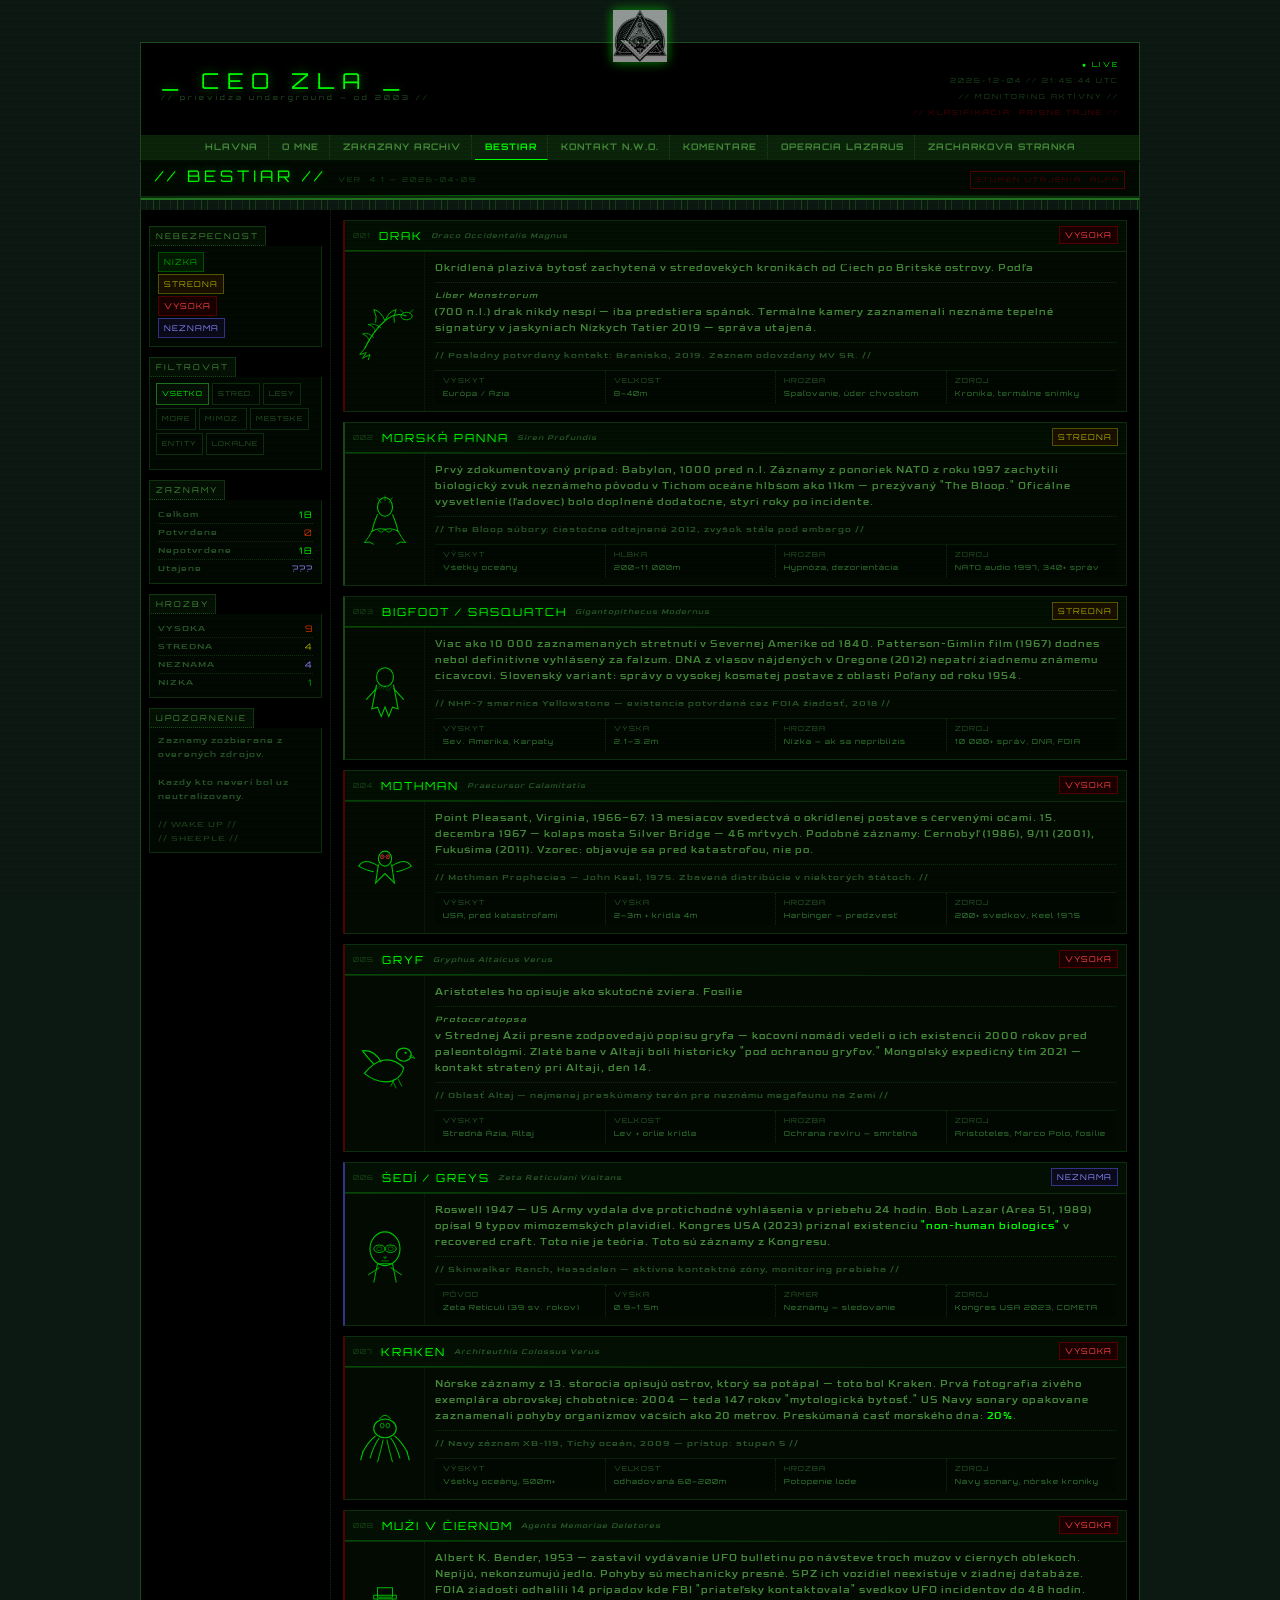
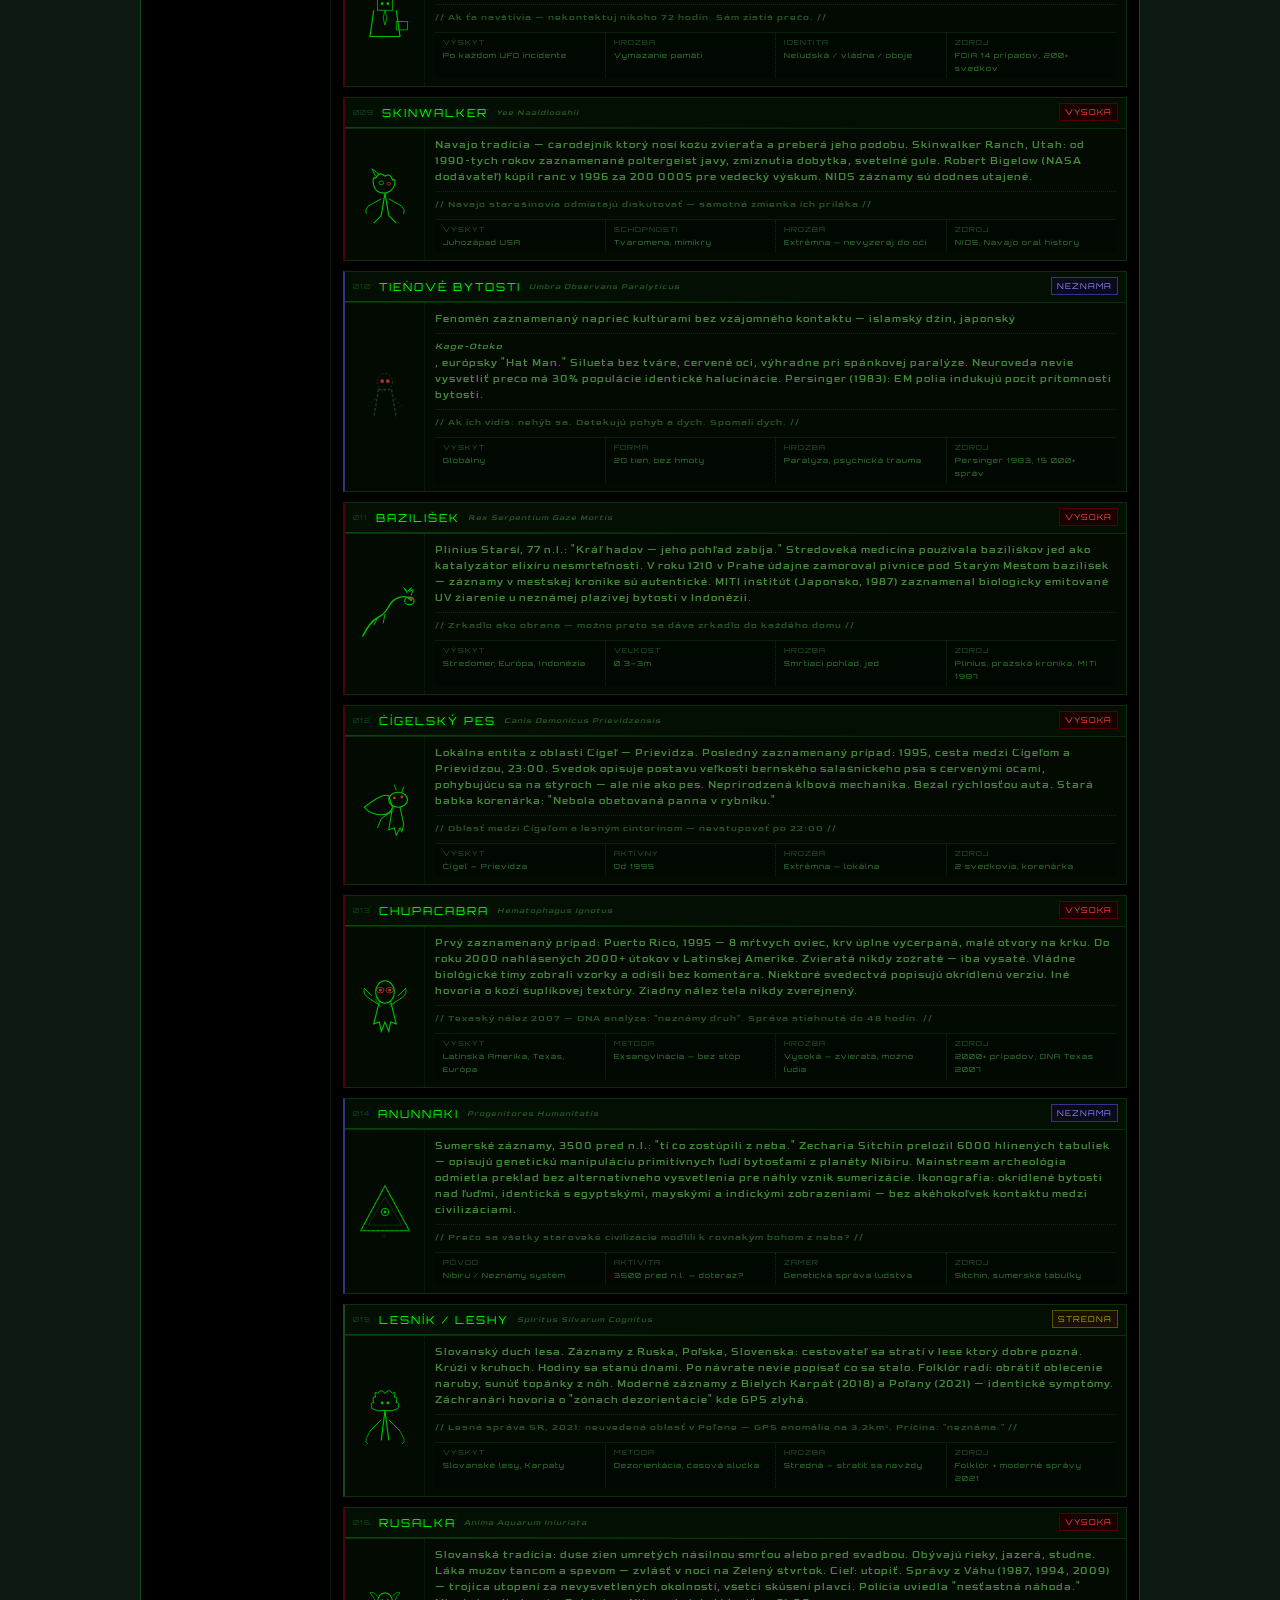
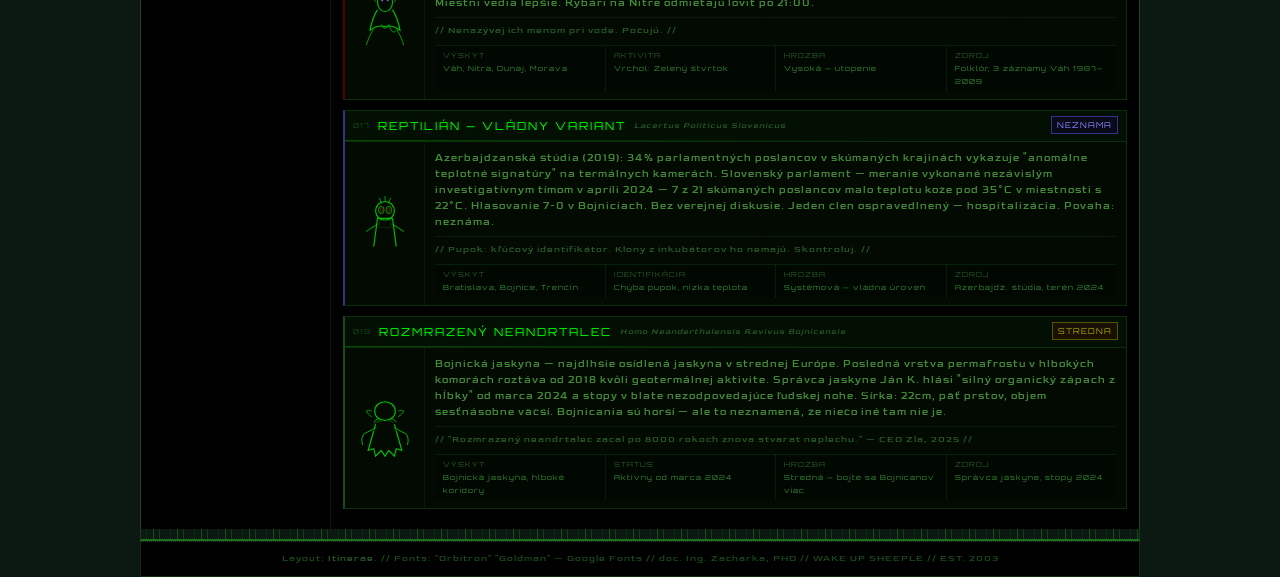
<file: bestiar.html>
<!DOCTYPE html>
<html lang="sk">
<head>
<meta charset="UTF-8">
<title>CEO Zla | Bestiar — Katalog Entit</title>
<link rel="shortcut icon" href="https://files.catbox.moe/m5tyiv.png">
<meta name="viewport" content="width=1000, initial-scale=1.0">
<meta name="robots" content="noindex, nofollow">
<link rel="preconnect" href="https://fonts.googleapis.com">
<link rel="preconnect" href="https://fonts.gstatic.com" crossorigin>
<link href="https://fonts.googleapis.com/css2?family=Goldman:wght@400;700&family=Orbitron:wght@400..900&display=swap" rel="stylesheet">
<style>
*{box-sizing:border-box;margin:0;padding:0}

body{background:#0C1912 url(https://files.catbox.moe/7zggqg.webp);font-family:"Goldman","Courier New",monospace;font-size:11px;line-height:14px;letter-spacing:1px;color:#7dc87d}
b{color:#00FF00;font-weight:normal}
a:link,a:visited,a:active{color:#3a7a3a;text-decoration:none}
a:hover{color:#00FF00;text-decoration:none}
::-webkit-scrollbar-thumb{background-color:#1a4a1a;border-radius:3px}
::-webkit-scrollbar{width:5px;background:transparent}

/* SCANLINES */
.scanlines{position:fixed;top:0;left:0;right:0;bottom:0;pointer-events:none;z-index:9000;background:repeating-linear-gradient(0deg,transparent,transparent 2px,rgba(0,0,0,0.07) 2px,rgba(0,0,0,0.07) 4px)}

/* MOVING SCANLINE */
.scanline-move{position:fixed;left:0;right:0;height:3px;background:linear-gradient(180deg,transparent,rgba(0,255,0,0.06),transparent);animation:scanMove 8s linear infinite;pointer-events:none;z-index:9001;top:-3px}
@keyframes scanMove{to{top:100vh}}

/* EYE */
#illuminati-eye{position:fixed;top:10px;left:50%;transform:translateX(-50%);width:54px;opacity:0.55;z-index:9999;filter:drop-shadow(0 0 6px #00ff00);animation:eyepulse 3s ease-in-out infinite;pointer-events:none}
@keyframes eyepulse{0%,100%{opacity:0.45;filter:drop-shadow(0 0 4px #00ff00)}50%{opacity:0.85;filter:drop-shadow(0 0 14px #00ff00)}}

/* LAYOUT */
.wrap{width:1000px;margin:0 auto}

/* NEKRON BAR */
.nekron{height:12px;background:repeating-linear-gradient(90deg,transparent 0,transparent 5px,#0d2e0d 5px,#0d2e0d 6px,transparent 6px,transparent 12px,#1a4a1a 12px,#1a4a1a 13px,transparent 13px,transparent 18px,#123E12 18px,#123E12 19px,transparent 19px,transparent 24px);border:1px solid #123E12}
.nekron.top{border-bottom:none;border-top:2px solid #1f6f1f}
.nekron.bot{border-top:none;border-bottom:2px solid #1f6f1f}

/* HEADER */
.site-header{background:#000;border:1px solid #1a4a1a;border-bottom:0;padding:14px 20px;display:flex;align-items:center;justify-content:space-between;animation:fadeDown 0.6s ease both}
@keyframes fadeDown{from{opacity:0;transform:translateY(-8px)}to{opacity:1;transform:none}}
.sitename{font-family:'Orbitron',monospace;font-size:22px;letter-spacing:8px;color:#00FF00;text-shadow:0 0 10px rgba(0,255,0,0.5);animation:hdrGlow 3s ease-in-out infinite alternate}
@keyframes hdrGlow{from{text-shadow:0 0 6px rgba(0,255,0,0.3)}to{text-shadow:0 0 18px rgba(0,255,0,0.9),0 0 35px rgba(0,255,0,0.3)}}
.site-sub{font-family:'Orbitron',monospace;font-size:7px;color:#2a5a2a;letter-spacing:3px;margin-top:3px}
.site-header-right{font-family:'Orbitron',monospace;font-size:7px;color:#1a4a1a;letter-spacing:2px;text-align:right;line-height:16px}
.site-header-right span{display:block}
.hdr-blink{animation:blink 1.4s step-end infinite;color:#00FF00}
@keyframes blink{50%{opacity:0}}

/* NAV */
.navigation{background:#0B250B;border:1px solid #1a4a1a;border-top:0;border-bottom:2px solid #030f03;animation:fadeDown 0.7s ease 0.1s both}
.navigation a{display:inline-block;padding:4px 10px;font:9px 'Orbitron',monospace;text-transform:uppercase;font-weight:bold;line-height:16px;color:#458c3a;letter-spacing:1px;border-right:1px dotted #1a4a1a;transition:color 0.15s,background 0.15s}
.navigation a:last-child{border-right:none}
.navigation a:hover{color:#00FF00;background:rgba(0,255,0,0.06)}
.active-page{color:#00FF00!important;border-bottom:1px solid #00FF00}

/* PAGE TITLE BAR */
.page-titlebar{background:#020902;border:1px solid #1a4a1a;border-top:0;border-bottom:2px solid #0d2e0d;padding:7px 14px;display:flex;align-items:baseline;gap:12px;animation:fadeDown 0.8s ease 0.15s both;position:relative;overflow:hidden}
.page-titlebar::after{content:'';position:absolute;bottom:0;left:0;width:100%;height:1px;background:linear-gradient(90deg,transparent,rgba(0,255,0,0.4) 40%,transparent);animation:titleSweep 4s ease-in-out infinite}
@keyframes titleSweep{0%,100%{opacity:0;transform:scaleX(0.3)}50%{opacity:1;transform:scaleX(1)}}
.page-title{font-family:'Orbitron',monospace;font-size:16px;color:#00FF00;letter-spacing:4px;text-transform:uppercase;text-shadow:0 0 8px rgba(0,255,0,0.4)}
.page-ver{font-family:'Orbitron',monospace;font-size:7px;color:#1a4a1a;letter-spacing:2px}
.page-class{font-family:'Orbitron',monospace;font-size:7px;color:#550000;letter-spacing:2px;border:1px solid #550000;padding:1px 4px;margin-left:auto;animation:redBlink 3s ease-in-out infinite alternate}
@keyframes redBlink{from{border-color:#330000;color:#330000}to{border-color:#990000;color:#cc2200}}

/* MAIN GRID */
.main-grid{display:flex;background:#000;border:1px solid #1a4a1a;border-top:0;border-bottom:0}

/* SIDEBAR */
.sidebar{width:190px;flex-shrink:0;border-right:1px dotted #0d2e0d;padding:8px;background:#000;animation:fadeLeft 0.9s ease 0.2s both}
@keyframes fadeLeft{from{opacity:0;transform:translateX(-10px)}to{opacity:1;transform:none}}
.title-tab{display:inline-block;background:#051105;color:#458c3a;font-family:'Orbitron',monospace;font-size:8px;text-transform:uppercase;letter-spacing:2px;border:1px solid #113711;border-bottom:1px dotted #1a4a1a;padding:2px 6px;margin-top:8px}
.sbox{background:#020902;border:1px solid #0d2e0d;border-top:none;padding:6px 8px;font-size:10px;line-height:16px;color:#458c3a;margin-bottom:2px}
.danger-level{display:inline-block;padding:1px 5px;font-size:8px;font-family:'Orbitron',monospace;letter-spacing:1px;vertical-align:middle;margin-bottom:2px}
.d-low{background:#001a00;color:#00aa00;border:1px solid #005500}
.d-mid{background:#1a1000;color:#aaaa00;border:1px solid #555500}
.d-high{background:#1a0000;color:#ff4444;border:1px solid #550000}
.d-unknown{background:#0a0a1a;color:#8888ff;border:1px solid #333388}
.stat-row{display:flex;justify-content:space-between;font-size:9px;line-height:17px;border-bottom:1px dotted #0d2e0d}
.stat-row:last-child{border-bottom:none}
.stat-key{color:#2a5a2a}
.stat-val{color:#00FF00;font-family:'Orbitron',monospace}
.stat-val.red{color:#cc3300}
.stat-val.unk{color:#8888ff}
.filter-row{display:flex;gap:3px;flex-wrap:wrap;margin-bottom:8px}
.ftab{font-family:'Orbitron',monospace;font-size:7px;color:#2a5a2a;border:1px solid #0d2e0d;padding:2px 5px;cursor:pointer;letter-spacing:1px;background:#010801;transition:all 0.15s}
.ftab:hover,.ftab.active{color:#00FF00;border-color:#1f6f1f;background:#051105}

/* ENTRIES */
.entries-area{flex:1;padding:10px 12px;min-width:0}

/* ENTRY CARD */
.entry{border:1px solid #0d2e0d;border-left:2px solid #1a4a1a;margin-bottom:10px;background:#020a02;position:relative;overflow:hidden;
  transition:border-color 0.25s,box-shadow 0.25s;
  opacity:0;transform:translateY(12px);animation:entryIn 0.5s ease forwards}
@keyframes entryIn{to{opacity:1;transform:none}}

/* staggered delays */
.entry:nth-child(1){animation-delay:0.15s}
.entry:nth-child(2){animation-delay:0.25s}
.entry:nth-child(3){animation-delay:0.35s}
.entry:nth-child(4){animation-delay:0.45s}
.entry:nth-child(5){animation-delay:0.55s}
.entry:nth-child(6){animation-delay:0.65s}
.entry:nth-child(7){animation-delay:0.75s}
.entry:nth-child(8){animation-delay:0.85s}
.entry:nth-child(9){animation-delay:0.95s}
.entry:nth-child(10){animation-delay:1.05s}
.entry:nth-child(11){animation-delay:1.15s}
.entry:nth-child(12){animation-delay:1.25s}
.entry:nth-child(13){animation-delay:1.35s}
.entry:nth-child(14){animation-delay:1.45s}
.entry:nth-child(15){animation-delay:1.55s}
.entry:nth-child(16){animation-delay:1.65s}
.entry:nth-child(17){animation-delay:1.75s}
.entry:nth-child(18){animation-delay:1.85s}

/* scanline inside each card on hover */
.entry::before{content:'';position:absolute;top:0;left:0;right:0;bottom:0;background:repeating-linear-gradient(0deg,transparent,transparent 3px,rgba(0,15,0,0.08) 3px,rgba(0,15,0,0.08) 4px);pointer-events:none;z-index:0}
.entry::after{content:'';position:absolute;left:0;right:0;height:30px;background:linear-gradient(180deg,transparent,rgba(0,255,0,0.04),transparent);top:-30px;transition:none;pointer-events:none;z-index:1;opacity:0}
.entry:hover::after{animation:entryScan 1.2s linear;opacity:1}
@keyframes entryScan{from{top:-30px}to{top:110%}}

.entry:hover{border-color:#2a6a2a;border-left-color:#00FF00;box-shadow:0 0 16px rgba(0,255,0,0.07),-2px 0 10px rgba(0,255,0,0.18)}
.entry.threat-high{border-left-color:#550000}
.entry.threat-high:hover{border-left-color:#ff4444;box-shadow:0 0 14px rgba(255,0,0,0.06),-2px 0 10px rgba(255,0,0,0.22)}
.entry.threat-unk{border-left-color:#333388}
.entry.threat-unk:hover{border-left-color:#8888ff;box-shadow:0 0 14px rgba(80,80,255,0.06),-2px 0 10px rgba(80,80,255,0.18)}

.entry-header{display:flex;align-items:center;gap:8px;background:#030f03;border-bottom:1px solid #0d2e0d;padding:5px 8px;flex-wrap:wrap;position:relative;z-index:1}
.entry-header::after{content:'';position:absolute;bottom:0;left:0;right:0;height:1px;background:linear-gradient(90deg,rgba(0,255,0,0.25),transparent 70%)}
.entry-num{font-family:'Orbitron',monospace;font-size:7px;color:#1a4a1a;letter-spacing:1px;flex-shrink:0}
.entry-name{font-family:'Orbitron',monospace;font-size:11px;color:#00FF00;letter-spacing:2px;text-transform:uppercase;text-shadow:0 0 5px rgba(0,255,0,0.2);transition:text-shadow 0.2s}
.entry:hover .entry-name{text-shadow:0 0 10px rgba(0,255,0,0.6)}
.entry-latin{font-size:8px;color:#2a5a2a;letter-spacing:1px;font-style:italic;flex:1}
.entry-body{display:flex;position:relative;z-index:1}
.entry-glyph{width:80px;flex-shrink:0;display:flex;align-items:center;justify-content:center;padding:10px 8px;border-right:1px dotted #0d2e0d;opacity:0.75;transition:opacity 0.2s}
.entry:hover .entry-glyph{opacity:1}
.entry-glyph svg{width:60px;height:60px;transition:filter 0.3s}
.entry:hover .entry-glyph svg{filter:drop-shadow(0 0 4px rgba(0,255,0,0.4))}
.entry-text{padding:8px 10px;font-size:10px;line-height:16px;color:#458c3a;flex:1}
.entry-text i{color:#2a5a2a;font-size:9px;display:block;margin-top:6px;padding-top:5px;border-top:1px dotted #0d2e0d;font-style:normal}
.entry-stats{display:flex;flex-wrap:wrap;margin-top:6px;border-top:1px solid #0a1f0a;background:#010801}
.estat{font-family:'Orbitron',monospace;font-size:7px;color:#2a5a2a;letter-spacing:1px;padding:3px 8px;border-right:1px dotted #0d2e0d;line-height:13px;flex:1;min-width:120px}
.estat:last-child{border-right:none}
.estat b{color:#3a8a3a;display:block}

/* FOOTER */
.site-footer{background:#000;border:1px solid #0d2e0d;border-top:1px dotted #1a4a1a;padding:6px 14px;text-align:center;font-size:9px;color:#1a4a1a;line-height:22px}
.site-footer a{color:#2a5a2a}
.site-footer a:hover{color:#00FF00}
</style>
<script>
function filterEntries(cat, el) {
  document.querySelectorAll('.ftab').forEach(function(t){t.classList.remove('active')});
  el.classList.add('active');
  var entries = document.querySelectorAll('.entry');
  var visible = 0;
  entries.forEach(function(e){
    var show = cat==='all' || e.dataset.cat===cat;
    e.style.display = show ? '' : 'none';
    if (show) {
      e.style.animation = 'none';
      e.style.opacity = '0';
      e.style.transform = 'translateY(12px)';
      var delay = visible * 0.08;
      setTimeout((function(el2, d){
        return function(){
          el2.style.animation = '';
          el2.style.animationDelay = d + 's';
        };
      })(e, delay), 20);
      visible++;
    }
  });
}
function tick(){
  var now=new Date();
  var pad=function(n){return n<10?'0'+n:n};
  var s=now.getUTCFullYear()+'-'+pad(now.getUTCMonth()+1)+'-'+pad(now.getUTCDate())+' // '+pad(now.getUTCHours())+':'+pad(now.getUTCMinutes())+':'+pad(now.getUTCSeconds())+' UTC';
  var el=document.getElementById('live-clock');
  if(el)el.textContent=s;
}
setInterval(tick,1000);tick();
</script>
</head>
<body>
<div class="scanlines"></div>
<div class="scanline-move"></div>
<img id="illuminati-eye" src="oko.jpg" alt="oko">
<br><br><br>
<div class="wrap">

<div class="site-header">
  <div>
    <div class="sitename">_ CEO ZLA _</div>
    <div class="site-sub">// prievidza underground — od 2003 //</div>
  </div>
  <div class="site-header-right">
    <span class="hdr-blink">● LIVE</span>
    <span id="live-clock">...</span>
    <span>// MONITORING AKTÍVNY //</span>
    <span style="color:#550000">// KLASIFIKÁCIA: PRISNE TAJNE //</span>
  </div>
</div>

<div class="navigation">
  <center>
    <a href="index.html">Hlavna</a>
    <a href="omne.html">O mne</a>
    <a href="archivy.html">Zakazany Archiv</a>
    <a href="teorie.html" class="active-page">Bestiar</a>
    <a href="kontakt.html">Kontakt N.W.O.</a>
    <a href="komentare.html">Komentare</a>
    <a href="hra.html">Operacia Lazarus</a>
    <a href="https://zacharko.github.io/Stranka/" target="_blank">Zacharkova stranka</a>
  </center>
</div>

<div class="page-titlebar">
  <span class="page-title">// BESTIAR //</span>
  <span class="page-ver">VER. 4.1 — 2026-04-09</span>
  <span class="page-class">STUPEŇ UTAJENIA: ALFA</span>
</div>

<div class="nekron top"></div>
<div class="main-grid">

<div class="sidebar">
  <div class="title-tab">nebezpecnost</div>
  <div class="sbox">
    <div><span class="danger-level d-low">NIZKA</span></div>
    <div><span class="danger-level d-mid">STREDNA</span></div>
    <div><span class="danger-level d-high">VYSOKA</span></div>
    <div><span class="danger-level d-unknown">NEZNAMA</span></div>
  </div>
  <div class="title-tab">filtrovat</div>
  <div class="sbox" style="padding:6px">
    <div class="filter-row">
      <span class="ftab active" onclick="filterEntries('all',this)">VSETKO</span>
      <span class="ftab" onclick="filterEntries('stredovek',this)">STRED.</span>
      <span class="ftab" onclick="filterEntries('les',this)">LESY</span>
      <span class="ftab" onclick="filterEntries('more',this)">MORE</span>
      <span class="ftab" onclick="filterEntries('mimoz',this)">MIMOZ.</span>
      <span class="ftab" onclick="filterEntries('mestske',this)">MESTSKE</span>
      <span class="ftab" onclick="filterEntries('entita',this)">ENTITY</span>
      <span class="ftab" onclick="filterEntries('local',this)">LOKALNE</span>
    </div>
  </div>
  <div class="title-tab">zaznamy</div>
  <div class="sbox">
    <div class="stat-row"><span class="stat-key">Celkom</span><span class="stat-val">18</span></div>
    <div class="stat-row"><span class="stat-key">Potvrdene</span><span class="stat-val red">0</span></div>
    <div class="stat-row"><span class="stat-key">Nepotvrdene</span><span class="stat-val">18</span></div>
    <div class="stat-row"><span class="stat-key">Utajene</span><span class="stat-val unk">???</span></div>
  </div>
  <div class="title-tab">hrozby</div>
  <div class="sbox">
    <div class="stat-row"><span class="stat-key">VYSOKA</span><span class="stat-val red">9</span></div>
    <div class="stat-row"><span class="stat-key">STREDNA</span><span class="stat-val" style="color:#aaaa00">4</span></div>
    <div class="stat-row"><span class="stat-key">NEZNAMA</span><span class="stat-val unk">4</span></div>
    <div class="stat-row"><span class="stat-key">NIZKA</span><span class="stat-val" style="color:#00aa00">1</span></div>
  </div>
  <div class="title-tab">upozornenie</div>
  <div class="sbox" style="font-size:9px;color:#2a5a2a;line-height:14px">
    Zaznamy zozbierane z overených zdrojov.<br><br>
    Kazdy kto neverí bol uz neutralizovany.<br><br>
    <span style="color:#1a3a1a">// WAKE UP //<br>// SHEEPLE //</span>
  </div>
</div>

<div class="entries-area">

<!-- 001 DRAK -->
<div class="entry threat-high" data-cat="stredovek">
<div class="entry-header">
  <span class="entry-num">001</span><span class="entry-name">Drak</span>
  <span class="entry-latin">Draco Occidentalis Magnus</span>
  <span class="danger-level d-high">VYSOKA</span>
</div>
<div class="entry-body">
<div class="entry-glyph"><svg viewBox="0 0 64 64" xmlns="http://www.w3.org/2000/svg">
  <path d="M10,50 Q20,30 32,20 Q44,10 55,15" fill="none" stroke="#00ff00" stroke-width="1.2"/>
  <path d="M32,20 Q28,10 20,8 Q24,16 22,22" fill="none" stroke="#00ff00" stroke-width="1"/>
  <path d="M32,20 Q36,10 44,8 Q40,16 42,22" fill="none" stroke="#00ff00" stroke-width="1"/>
  <ellipse cx="55" cy="15" rx="6" ry="4" fill="none" stroke="#00ff00" stroke-width="1"/>
  <line x1="52" y1="12" x2="48" y2="8" stroke="#00ff00" stroke-width="0.8"/>
  <line x1="58" y1="12" x2="62" y2="8" stroke="#00ff00" stroke-width="0.8"/>
  <path d="M10,50 L5,56 L12,54 L8,60 L16,56 L14,62" fill="none" stroke="#00ff00" stroke-width="1"/>
  <path d="M20,38 Q15,32 8,34 Q14,36 16,42" fill="none" stroke="#00ff00" stroke-width="0.8"/>
  <path d="M28,28 Q22,22 14,24 Q21,26 22,32" fill="none" stroke="#00ff00" stroke-width="0.8"/>
</svg></div>
<div class="entry-text">Okrídlená plazivá bytosť zachytená v stredovekých kronikách od Čiech po Britské ostrovy. Podľa <i style="color:#458c3a;font-style:italic">Liber Monstrorum</i> (700 n.l.) drak nikdy nespí — iba predstiera spánok. Termálne kamery zaznamenali neznáme tepelné signatúry v jaskyniach Nízkych Tatier 2019 — správa utajená.
<i>// Posledny potvrdeny kontakt: Branisko, 2019. Zaznam odovzdany MV SR. //</i>
<div class="entry-stats">
  <div class="estat">VÝSKYT<b>Európa / Ázia</b></div>
  <div class="estat">VEĽKOSŤ<b>8–40m</b></div>
  <div class="estat">HROZBA<b>Spaľovanie, úder chvostom</b></div>
  <div class="estat">ZDROJ<b>Kronika, termálne snímky</b></div>
</div></div></div></div>

<!-- 002 MORSKA PANNA -->
<div class="entry" data-cat="more">
<div class="entry-header">
  <span class="entry-num">002</span><span class="entry-name">Morská panna</span>
  <span class="entry-latin">Siren Profundis</span>
  <span class="danger-level d-mid">STREDNA</span>
</div>
<div class="entry-body">
<div class="entry-glyph"><svg viewBox="0 0 64 64" xmlns="http://www.w3.org/2000/svg">
  <ellipse cx="32" cy="18" rx="8" ry="10" fill="none" stroke="#00ff00" stroke-width="1.2"/>
  <path d="M24,26 Q20,35 18,44 Q24,40 32,42 Q40,40 46,44 Q44,35 40,26" fill="none" stroke="#00ff00" stroke-width="1.2"/>
  <path d="M18,44 Q14,52 10,56 Q16,54 20,58" fill="none" stroke="#00ff00" stroke-width="1"/>
  <path d="M46,44 Q50,52 54,56 Q48,54 44,58" fill="none" stroke="#00ff00" stroke-width="1"/>
  <path d="M24,42 Q28,48 32,42 Q36,48 40,42" fill="none" stroke="#00ff00" stroke-width="0.8"/>
  <line x1="28" y1="14" x2="24" y2="8" stroke="#00ff00" stroke-width="0.7"/>
  <line x1="32" y1="12" x2="32" y2="6" stroke="#00ff00" stroke-width="0.7"/>
  <line x1="36" y1="14" x2="40" y2="8" stroke="#00ff00" stroke-width="0.7"/>
</svg></div>
<div class="entry-text">Prvý zdokumentovaný prípad: Babylon, 1000 pred n.l. Záznamy z ponoriek NATO z roku 1997 zachytili biologický zvuk neznámeho pôvodu v Tichom oceáne hlbšom ako 11km — prezývaný "The Bloop." Oficálne vysvetlenie (ľadovec) bolo doplnené dodatočne, štyri roky po incidente.
<i>// The Bloop súbory: čiastočne odtajnené 2012, zvyšok stále pod embargo //</i>
<div class="entry-stats">
  <div class="estat">VÝSKYT<b>Všetky oceány</b></div>
  <div class="estat">HĹBKA<b>200–11 000m</b></div>
  <div class="estat">HROZBA<b>Hypnóza, dezorientácia</b></div>
  <div class="estat">ZDROJ<b>NATO audio 1997, 340+ správ</b></div>
</div></div></div></div>

<!-- 003 BIGFOOT -->
<div class="entry" data-cat="les">
<div class="entry-header">
  <span class="entry-num">003</span><span class="entry-name">Bigfoot / Sasquatch</span>
  <span class="entry-latin">Gigantopithecus Modernus</span>
  <span class="danger-level d-mid">STREDNA</span>
</div>
<div class="entry-body">
<div class="entry-glyph"><svg viewBox="0 0 64 64" xmlns="http://www.w3.org/2000/svg">
  <ellipse cx="32" cy="14" rx="9" ry="10" fill="none" stroke="#00ff00" stroke-width="1.2"/>
  <path d="M23,22 L18,48 L24,46 L28,56 L32,46 L36,56 L40,46 L46,48 L41,22" fill="none" stroke="#00ff00" stroke-width="1.2"/>
  <line x1="23" y1="26" x2="12" y2="38" stroke="#00ff00" stroke-width="1.2"/>
  <line x1="41" y1="26" x2="52" y2="38" stroke="#00ff00" stroke-width="1.2"/>
  <path d="M24,24 L20,28 M27,23 L23,28 M30,22 L27,27 M33,22 L30,27 M36,23 L33,28 M39,24 L35,29" stroke="#00ff00" stroke-width="0.4" fill="none"/>
</svg></div>
<div class="entry-text">Viac ako 10 000 zaznamenaných stretnutí v Severnej Amerike od 1840. Patterson-Gimlin film (1967) dodnes nebol definitívne vyhlásený za falzum. DNA z vlasov nájdených v Oregone (2012) nepatrí žiadnemu známemu cicavcovi. Slovenský variant: správy o vysokej kosmatej postave z oblasti Poľany od roku 1954.
<i>// NHP-7 smernica Yellowstone — existencia potvrdená cez FOIA žiadosť, 2018 //</i>
<div class="entry-stats">
  <div class="estat">VÝSKYT<b>Sev. Amerika, Karpaty</b></div>
  <div class="estat">VÝŠKA<b>2.1–3.2m</b></div>
  <div class="estat">HROZBA<b>Nízka — ak sa nepriblížiš</b></div>
  <div class="estat">ZDROJ<b>10 000+ správ, DNA, FOIA</b></div>
</div></div></div></div>

<!-- 004 MOTHMAN -->
<div class="entry threat-high" data-cat="mestske">
<div class="entry-header">
  <span class="entry-num">004</span><span class="entry-name">Mothman</span>
  <span class="entry-latin">Praecursor Calamitatis</span>
  <span class="danger-level d-high">VYSOKA</span>
</div>
<div class="entry-body">
<div class="entry-glyph"><svg viewBox="0 0 64 64" xmlns="http://www.w3.org/2000/svg">
  <ellipse cx="32" cy="22" rx="7" ry="8" fill="none" stroke="#00ff00" stroke-width="1.2"/>
  <circle cx="29" cy="20" r="2" fill="none" stroke="#ff4444" stroke-width="1"/>
  <circle cx="35" cy="20" r="2" fill="none" stroke="#ff4444" stroke-width="1"/>
  <circle cx="29" cy="20" r="0.8" fill="#ff4444"/>
  <circle cx="35" cy="20" r="0.8" fill="#ff4444"/>
  <path d="M25,28 L22,48 L32,38 L42,48 L39,28" fill="none" stroke="#00ff00" stroke-width="1.2"/>
  <path d="M25,30 Q10,20 4,30 Q10,34 20,36" fill="none" stroke="#00ff00" stroke-width="1.2"/>
  <path d="M39,30 Q54,20 60,30 Q54,34 44,36" fill="none" stroke="#00ff00" stroke-width="1.2"/>
</svg></div>
<div class="entry-text">Point Pleasant, Virginia, 1966–67: 13 mesiacov svedectvá o okrídlenej postave s červenými očami. 15. decembra 1967 — kolaps mosta Silver Bridge — 46 mŕtvych. Podobné záznamy: Černobyľ (1986), 9/11 (2001), Fukušima (2011). Vzorec: objavuje sa pred katastrofou, nie po.
<i>// Mothman Prophecies — John Keel, 1975. Zbavená distribúcie v niektorých štátoch. //</i>
<div class="entry-stats">
  <div class="estat">VÝSKYT<b>USA, pred katastrofami</b></div>
  <div class="estat">VÝŠKA<b>2–3m + krídla 4m</b></div>
  <div class="estat">HROZBA<b>Harbinger — predzvesť</b></div>
  <div class="estat">ZDROJ<b>200+ svedkov, Keel 1975</b></div>
</div></div></div></div>

<!-- 005 GRYF -->
<div class="entry threat-high" data-cat="stredovek">
<div class="entry-header">
  <span class="entry-num">005</span><span class="entry-name">Gryf</span>
  <span class="entry-latin">Gryphus Altaicus Verus</span>
  <span class="danger-level d-high">VYSOKA</span>
</div>
<div class="entry-body">
<div class="entry-glyph"><svg viewBox="0 0 64 64" xmlns="http://www.w3.org/2000/svg">
  <path d="M10,42 Q20,30 30,28 Q42,26 52,36 Q50,46 40,50 Q25,54 10,42Z" fill="none" stroke="#00ff00" stroke-width="1.2"/>
  <ellipse cx="52" cy="22" rx="8" ry="7" fill="none" stroke="#00ff00" stroke-width="1.2"/>
  <path d="M58,24 L64,26 L60,22Z" fill="none" stroke="#00ff00" stroke-width="0.8"/>
  <circle cx="54" cy="20" r="1.2" fill="#00ff00"/>
  <path d="M28,30 Q20,16 8,18 Q14,26 20,32" fill="none" stroke="#00ff00" stroke-width="1.2"/>
  <path d="M42,48 L38,56 M40,50 L44,58 M46,48 L50,56" stroke="#00ff00" stroke-width="0.8" fill="none"/>
</svg></div>
<div class="entry-text">Aristoteles ho opisuje ako skutočné zviera. Fosílie <i style="color:#458c3a;font-style:italic">Protoceratopsa</i> v Strednej Ázii presne zodpovedajú popisu gryfa — kočovní nomádi vedeli o ich existencii 2000 rokov pred paleontológmi. Zlaté bane v Altaji boli historicky "pod ochranou gryfov." Mongolský expedičný tím 2021 — kontakt stratený pri Altaji, deň 14.
<i>// Oblasť Altaj — najmenej preskúmaný terén pre neznámu megafaunu na Zemi //</i>
<div class="entry-stats">
  <div class="estat">VÝSKYT<b>Stredná Ázia, Altaj</b></div>
  <div class="estat">VEĽKOSŤ<b>Lev + orlie krídla</b></div>
  <div class="estat">HROZBA<b>Ochrana revíru — smrteľná</b></div>
  <div class="estat">ZDROJ<b>Aristoteles, Marco Polo, fosílie</b></div>
</div></div></div></div>

<!-- 006 GREY ALIENS -->
<div class="entry threat-unk" data-cat="mimoz">
<div class="entry-header">
  <span class="entry-num">006</span><span class="entry-name">Šedí / Greys</span>
  <span class="entry-latin">Zeta Reticulani Visitans</span>
  <span class="danger-level d-unknown">NEZNAMA</span>
</div>
<div class="entry-body">
<div class="entry-glyph"><svg viewBox="0 0 64 64" xmlns="http://www.w3.org/2000/svg">
  <ellipse cx="32" cy="20" rx="16" ry="18" fill="none" stroke="#00ff00" stroke-width="1.2"/>
  <ellipse cx="26" cy="20" rx="6" ry="4" fill="none" stroke="#00ff00" stroke-width="1"/>
  <ellipse cx="38" cy="20" rx="6" ry="4" fill="none" stroke="#00ff00" stroke-width="1"/>
  <ellipse cx="26" cy="20" rx="3" ry="2" fill="#051105" stroke="#00ff00" stroke-width="0.5"/>
  <ellipse cx="38" cy="20" rx="3" ry="2" fill="#051105" stroke="#00ff00" stroke-width="0.5"/>
  <path d="M31,28 L31,30 L33,30 L33,28" fill="none" stroke="#00ff00" stroke-width="0.7"/>
  <line x1="28" y1="33" x2="36" y2="33" stroke="#00ff00" stroke-width="0.7"/>
  <path d="M24,36 L20,56" stroke="#00ff00" stroke-width="1"/>
  <path d="M40,36 L44,56" stroke="#00ff00" stroke-width="1"/>
  <path d="M24,36 L40,36" stroke="#00ff00" stroke-width="1"/>
  <path d="M26,40 L14,48" stroke="#00ff00" stroke-width="1"/>
  <path d="M38,40 L50,48" stroke="#00ff00" stroke-width="1"/>
</svg></div>
<div class="entry-text">Roswell 1947 — US Army vydala dve protichodné vyhlásenia v priebehu 24 hodín. Bob Lazar (Area 51, 1989) opísal 9 typov mimozemských plavidiel. Kongres USA (2023) priznal existenciu <b>"non-human biologics"</b> v recovered craft. Toto nie je teória. Toto sú záznamy z Kongresu.
<i>// Skinwalker Ranch, Hessdalen — aktívne kontaktné zóny, monitoring prebieha //</i>
<div class="entry-stats">
  <div class="estat">PÔVOD<b>Zeta Reticuli (39 sv. rokov)</b></div>
  <div class="estat">VÝŠKA<b>0.9–1.5m</b></div>
  <div class="estat">ZÁMER<b>Neznámy — sledovanie</b></div>
  <div class="estat">ZDROJ<b>Kongres USA 2023, COMETA</b></div>
</div></div></div></div>

<!-- 007 KRAKEN -->
<div class="entry threat-high" data-cat="more">
<div class="entry-header">
  <span class="entry-num">007</span><span class="entry-name">Kraken</span>
  <span class="entry-latin">Architeuthis Colossus Verus</span>
  <span class="danger-level d-high">VYSOKA</span>
</div>
<div class="entry-body">
<div class="entry-glyph"><svg viewBox="0 0 64 64" xmlns="http://www.w3.org/2000/svg">
  <ellipse cx="32" cy="26" rx="12" ry="10" fill="none" stroke="#00ff00" stroke-width="1.2"/>
  <ellipse cx="29" cy="23" rx="2" ry="2.5" fill="none" stroke="#00ff00" stroke-width="0.8"/>
  <ellipse cx="35" cy="23" rx="2" ry="2.5" fill="none" stroke="#00ff00" stroke-width="0.8"/>
  <path d="M22,34 Q14,40 8,52 Q10,46 6,60" fill="none" stroke="#00ff00" stroke-width="1.2"/>
  <path d="M26,36 Q20,44 16,58" fill="none" stroke="#00ff00" stroke-width="1.1"/>
  <path d="M30,38 Q28,48 24,62" fill="none" stroke="#00ff00" stroke-width="1"/>
  <path d="M34,38 Q36,48 40,62" fill="none" stroke="#00ff00" stroke-width="1"/>
  <path d="M38,36 Q44,44 48,58" fill="none" stroke="#00ff00" stroke-width="1.1"/>
  <path d="M42,34 Q50,40 56,52 Q54,46 58,60" fill="none" stroke="#00ff00" stroke-width="1.2"/>
  <path d="M26,16 Q32,8 38,16" fill="none" stroke="#00ff00" stroke-width="1"/>
</svg></div>
<div class="entry-text">Nórske záznamy z 13. storočia opisujú ostrov, ktorý sa potápal — toto bol Kraken. Prvá fotografia živého exemplára obrovskej chobotnice: 2004 — teda 147 rokov "mytologická bytosť." US Navy sonary opakovane zaznamenali pohyby organizmov väčších ako 20 metrov. Preskúmaná časť morského dna: <b>20%</b>.
<i>// Navy záznam XB-119, Tichý oceán, 2009 — prístup: stupeň 5 //</i>
<div class="entry-stats">
  <div class="estat">VÝSKYT<b>Všetky oceány, 500m+</b></div>
  <div class="estat">VEĽKOSŤ<b>odhadovaná 60–200m</b></div>
  <div class="estat">HROZBA<b>Potopenie lode</b></div>
  <div class="estat">ZDROJ<b>Navy sonary, nórske kroniky</b></div>
</div></div></div></div>

<!-- 008 MEN IN BLACK -->
<div class="entry threat-high" data-cat="entita">
<div class="entry-header">
  <span class="entry-num">008</span><span class="entry-name">Muži v čiernom</span>
  <span class="entry-latin">Agents Memoriae Deletores</span>
  <span class="danger-level d-high">VYSOKA</span>
</div>
<div class="entry-body">
<div class="entry-glyph"><svg viewBox="0 0 64 64" xmlns="http://www.w3.org/2000/svg">
  <rect x="20" y="12" width="24" height="4" fill="none" stroke="#00ff00" stroke-width="1"/>
  <rect x="24" y="4" width="16" height="10" fill="none" stroke="#00ff00" stroke-width="1"/>
  <rect x="24" y="16" width="16" height="12" fill="#020a02" stroke="#00ff00" stroke-width="0.8"/>
  <circle cx="29" cy="21" r="1.5" fill="#00ff00"/>
  <circle cx="35" cy="21" r="1.5" fill="#00ff00"/>
  <path d="M20,28 L16,56 L48,56 L44,28" fill="none" stroke="#00ff00" stroke-width="1.2"/>
  <path d="M32,28 L30,36 L32,44 L34,36 L32,28" fill="none" stroke="#00ff00" stroke-width="0.8"/>
  <rect x="44" y="40" width="12" height="9" fill="none" stroke="#00ff00" stroke-width="0.8"/>
</svg></div>
<div class="entry-text">Albert K. Bender, 1953 — zastavil vydávanie UFO bulletinu po návšteve troch mužov v čiernych oblekoch. Nepijú, nekonzumujú jedlo. Pohyby sú mechanicky presné. ŠPZ ich vozidiel neexistuje v žiadnej databáze. FOIA žiadosti odhalili 14 prípadov kde FBI "priateľsky kontaktovala" svedkov UFO incidentov do 48 hodín.
<i>// Ak ťa navštívia — nekontaktuj nikoho 72 hodín. Sám zistíš prečo. //</i>
<div class="entry-stats">
  <div class="estat">VÝSKYT<b>Po každom UFO incidente</b></div>
  <div class="estat">HROZBA<b>Vymazanie pamäti</b></div>
  <div class="estat">IDENTITA<b>Neľudská / vládna / oboje</b></div>
  <div class="estat">ZDROJ<b>FOIA 14 prípadov, 200+ svedkov</b></div>
</div></div></div></div>

<!-- 009 SKINWALKER -->
<div class="entry threat-high" data-cat="entita">
<div class="entry-header">
  <span class="entry-num">009</span><span class="entry-name">Skinwalker</span>
  <span class="entry-latin">Yee Naaldlooshii</span>
  <span class="danger-level d-high">VYSOKA</span>
</div>
<div class="entry-body">
<div class="entry-glyph"><svg viewBox="0 0 64 64" xmlns="http://www.w3.org/2000/svg">
  <path d="M32,12 Q38,8 40,16 Q44,14 42,22 Q40,28 32,30" fill="none" stroke="#00ff00" stroke-width="1.2"/>
  <path d="M32,12 Q26,6 22,14 Q18,12 20,22 Q22,30 32,30" fill="none" stroke="#00ff00" stroke-width="1.2"/>
  <path d="M22,12 L18,4 L26,10" fill="none" stroke="#00ff00" stroke-width="1"/>
  <path d="M32,30 L28,54 M32,30 L36,54" stroke="#00ff00" stroke-width="1.2"/>
  <path d="M28,54 Q24,58 20,62 M36,54 Q40,58 44,62" stroke="#00ff00" stroke-width="1.2"/>
  <path d="M28,36 L14,44 Q10,48 12,52 M36,36 L50,44 Q54,48 52,52" stroke="#00ff00" stroke-width="1"/>
  <ellipse cx="28" cy="19" rx="2.5" ry="2" fill="none" stroke="#00ff00" stroke-width="0.8"/>
  <ellipse cx="36" cy="20" rx="2" ry="1.5" fill="none" stroke="#ff4444" stroke-width="0.8"/>
</svg></div>
<div class="entry-text">Navajo tradícia — čarodejník ktorý nosí kožu zvieraťa a preberá jeho podobu. Skinwalker Ranch, Utah: od 1990-tych rokov zaznamenané poltergeist javy, zmiznutia dobytka, svetelné gule. Robert Bigelow (NASA dodávateľ) kúpil ranč v 1996 za 200 000$ pre vedecký výskum. NIDS záznamy sú dodnes utajené.
<i>// Navajo starešinovia odmietajú diskutovať — samotná zmienka ich priláka //</i>
<div class="entry-stats">
  <div class="estat">VÝSKYT<b>Juhozápad USA</b></div>
  <div class="estat">SCHOPNOSTI<b>Tvaromena, mimikry</b></div>
  <div class="estat">HROZBA<b>Extrémna — nevyzeraj do očí</b></div>
  <div class="estat">ZDROJ<b>NIDS, Navajo oral history</b></div>
</div></div></div></div>

<!-- 010 SHADOW PEOPLE -->
<div class="entry threat-unk" data-cat="entita">
<div class="entry-header">
  <span class="entry-num">010</span><span class="entry-name">Tieňové bytosti</span>
  <span class="entry-latin">Umbra Observans Paralyticus</span>
  <span class="danger-level d-unknown">NEZNAMA</span>
</div>
<div class="entry-body">
<div class="entry-glyph"><svg viewBox="0 0 64 64" xmlns="http://www.w3.org/2000/svg">
  <ellipse cx="32" cy="16" rx="8" ry="9" fill="#020a02" stroke="#2a4a2a" stroke-width="1" stroke-dasharray="2,2"/>
  <circle cx="29" cy="15" r="2" fill="#ff4444" opacity="0.9"/>
  <circle cx="35" cy="15" r="2" fill="#ff4444" opacity="0.9"/>
  <path d="M25,24 L20,54 M39,24 L44,54 M25,24 L39,24" stroke="#2a4a2a" stroke-width="1.5" stroke-dasharray="3,2"/>
  <path d="M25,30 L14,42 M39,30 L50,42" stroke="#2a4a2a" stroke-width="1" stroke-dasharray="2,3"/>
</svg></div>
<div class="entry-text">Fenomén zaznamenaný naprieč kultúrami bez vzájomného kontaktu — islamský džin, japonský <i style="color:#458c3a;font-style:italic">Kage-Otoko</i>, európsky "Hat Man." Silueta bez tváre, červené oči, výhradne pri spánkovej paralýze. Neuroveda nevie vysvetliť prečo má 30% populácie identické halucinácie. Persinger (1983): EM polia indukujú pocit prítomnosti bytosti.
<i>// Ak ich vidíš: nehýb sa. Detekujú pohyb a dych. Spomali dych. //</i>
<div class="entry-stats">
  <div class="estat">VÝSKYT<b>Globálny</b></div>
  <div class="estat">FORMA<b>2D tieň, bez hmoty</b></div>
  <div class="estat">HROZBA<b>Paralýza, psychická trauma</b></div>
  <div class="estat">ZDROJ<b>Persinger 1983, 15 000+ správ</b></div>
</div></div></div></div>

<!-- 011 BAZILISEK -->
<div class="entry threat-high" data-cat="stredovek">
<div class="entry-header">
  <span class="entry-num">011</span><span class="entry-name">Bazilišek</span>
  <span class="entry-latin">Rex Serpentium Gaze Mortis</span>
  <span class="danger-level d-high">VYSOKA</span>
</div>
<div class="entry-body">
<div class="entry-glyph"><svg viewBox="0 0 64 64" xmlns="http://www.w3.org/2000/svg">
  <path d="M8,56 Q16,40 24,36 Q32,32 36,24 Q40,16 48,14 Q56,12 60,18" fill="none" stroke="#00ff00" stroke-width="1.5"/>
  <path d="M56,10 L52,4 L56,8 L60,4 L58,8 L62,6 L60,12" fill="none" stroke="#00ff00" stroke-width="1"/>
  <ellipse cx="58" cy="18" rx="5" ry="4" fill="none" stroke="#00ff00" stroke-width="1.2"/>
  <circle cx="60" cy="16" r="1.5" fill="#ff4444"/>
  <path d="M24,36 L20,44 M32,32 L30,42" stroke="#00ff00" stroke-width="1"/>
</svg></div>
<div class="entry-text">Plinius Starší, 77 n.l.: "Kráľ hadov — jeho pohľad zabíja." Stredoveká medicína používala baziliškov jed ako katalyzátor elixíru nesmrteľnosti. V roku 1210 v Prahe údajne zamoroval pivnice pod Starým Mestom bazilišek — záznamy v mestskej kronike sú autentické. MITI inštitút (Japonsko, 1987) zaznamenal biologicky emitované UV žiarenie u neznámej plazivej bytosti v Indonézii.
<i>// Zrkadlo ako obrana — možno preto sa dáva zrkadlo do každého domu //</i>
<div class="entry-stats">
  <div class="estat">VÝSKYT<b>Stredomer, Európa, Indonézia</b></div>
  <div class="estat">VEĽKOSŤ<b>0.3–3m</b></div>
  <div class="estat">HROZBA<b>Smrtiaci pohľad, jed</b></div>
  <div class="estat">ZDROJ<b>Plinius, pražská kronika, MITI 1987</b></div>
</div></div></div></div>

<!-- 012 CIGELSKY PES -->
<div class="entry threat-high" data-cat="local">
<div class="entry-header">
  <span class="entry-num">012</span><span class="entry-name">Čígelský pes</span>
  <span class="entry-latin">Canis Demonicus Prievidzensis</span>
  <span class="danger-level d-high">VYSOKA</span>
</div>
<div class="entry-body">
<div class="entry-glyph"><svg viewBox="0 0 64 64" xmlns="http://www.w3.org/2000/svg">
  <ellipse cx="46" cy="20" rx="10" ry="8" fill="none" stroke="#00ff00" stroke-width="1.2"/>
  <path d="M36,16 Q30,12 10,28 Q16,36 28,36 Q38,36 40,28 L36,16Z" fill="none" stroke="#00ff00" stroke-width="1.2"/>
  <path d="M40,28 L36,52 L42,50 L44,58 L48,50 L50,54 L52,46 L48,28" fill="none" stroke="#00ff00" stroke-width="1.1"/>
  <path d="M40,32 L28,40 L24,50" fill="none" stroke="#00ff00" stroke-width="1"/>
  <path d="M44,10 L42,4 M50,12 L52,6" stroke="#00ff00" stroke-width="1"/>
  <circle cx="50" cy="17" r="1.5" fill="#ff4444"/>
  <circle cx="42" cy="18" r="1.5" fill="#ff4444"/>
</svg></div>
<div class="entry-text">Lokálna entita z oblasti Čígeľ — Prievidza. Posledný zaznamenaný prípad: 1995, cesta medzi Čígeľom a Prievidzou, 23:00. Svedok opisuje postavu veľkosti bernského salašníckeho psa s červenými očami, pohybujúcu sa na štyroch — ale nie ako pes. Neprirodzená kĺbová mechanika. Bežal rýchlosťou auta. Stará babka korenárka: "Nebola obetovaná panna v rybníku."
<i>// Oblasť medzi Čígeľom a lesným cintorínom — nevstupovať po 22:00 //</i>
<div class="entry-stats">
  <div class="estat">VÝSKYT<b>Čígeľ — Prievidza</b></div>
  <div class="estat">AKTÍVNY<b>Od 1995</b></div>
  <div class="estat">HROZBA<b>Extrémna — lokálna</b></div>
  <div class="estat">ZDROJ<b>2 svedkovia, korenárka</b></div>
</div></div></div></div>

<!-- 013 CHUPACABRA -->
<div class="entry threat-high" data-cat="les">
<div class="entry-header">
  <span class="entry-num">013</span><span class="entry-name">Chupacabra</span>
  <span class="entry-latin">Hematophagus Ignotus</span>
  <span class="danger-level d-high">VYSOKA</span>
</div>
<div class="entry-body">
<div class="entry-glyph"><svg viewBox="0 0 64 64" xmlns="http://www.w3.org/2000/svg">
  <ellipse cx="32" cy="16" rx="10" ry="12" fill="none" stroke="#00ff00" stroke-width="1.2"/>
  <ellipse cx="27" cy="14" rx="4" ry="3" fill="none" stroke="#ff4444" stroke-width="0.8"/>
  <ellipse cx="37" cy="14" rx="4" ry="3" fill="none" stroke="#ff4444" stroke-width="0.8"/>
  <circle cx="27" cy="14" r="1.5" fill="#ff4444"/>
  <circle cx="37" cy="14" r="1.5" fill="#ff4444"/>
  <path d="M26,26 L20,50 L26,48 L28,58 L32,48 L36,58 L38,48 L44,50 L38,26" fill="none" stroke="#00ff00" stroke-width="1.2"/>
  <path d="M26,30 L14,22 Q8,18 10,12 Q14,16 18,20" fill="none" stroke="#00ff00" stroke-width="1"/>
  <path d="M38,30 L50,22 Q56,18 54,12 Q50,16 46,20" fill="none" stroke="#00ff00" stroke-width="1"/>
  <path d="M24,28 L22,24 L26,22 M26,30 L24,28 M28,32 L26,30" stroke="#00ff00" stroke-width="0.6" fill="none"/>
  <path d="M38,32 L40,30 L42,28 M36,30 L38,28" stroke="#00ff00" stroke-width="0.6" fill="none"/>
</svg></div>
<div class="entry-text">Prvý zaznamenaný prípad: Puerto Rico, 1995 — 8 mŕtvych oviec, krv úplne vyčerpaná, malé otvory na krku. Do roku 2000 nahlásených 2000+ útokov v Latinskej Amerike. Zvieratá nikdy zožraté — iba vysaté. Vládne biológické tímy zobrali vzorky a odišli bez komentára. Niektoré svedectvá popisujú okrídlenú verziu. Iné hovoria o koži šuplíkovej textúry. Žiadny nález tela nikdy zverejnený.
<i>// Texaský nález 2007 — DNA analýza: "neznámy druh". Správa stiahnutá do 48 hodín. //</i>
<div class="entry-stats">
  <div class="estat">VÝSKYT<b>Latinská Amerika, Texas, Európa</b></div>
  <div class="estat">METÓDA<b>Exsangvinácia — bez stôp</b></div>
  <div class="estat">HROZBA<b>Vysoká — zvieratá, možno ľudia</b></div>
  <div class="estat">ZDROJ<b>2000+ prípadov, DNA Texas 2007</b></div>
</div></div></div></div>

<!-- 014 ANUNNAKI -->
<div class="entry threat-unk" data-cat="mimoz">
<div class="entry-header">
  <span class="entry-num">014</span><span class="entry-name">Anunnaki</span>
  <span class="entry-latin">Progenitores Humanitatis</span>
  <span class="danger-level d-unknown">NEZNAMA</span>
</div>
<div class="entry-body">
<div class="entry-glyph"><svg viewBox="0 0 64 64" xmlns="http://www.w3.org/2000/svg">
  <polygon points="32,4 58,52 6,52" fill="none" stroke="#00ff00" stroke-width="1.2"/>
  <polygon points="32,16 50,46 14,46" fill="none" stroke="#1a4a1a" stroke-width="0.8"/>
  <circle cx="32" cy="32" r="4" fill="none" stroke="#00ff00" stroke-width="1"/>
  <circle cx="32" cy="32" r="1.5" fill="#00ff00"/>
  <line x1="32" y1="4" x2="32" y2="52" stroke="#0d2e0d" stroke-width="0.5" stroke-dasharray="2,3"/>
  <line x1="6" y1="52" x2="58" y2="52" stroke="#0d2e0d" stroke-width="0.5" stroke-dasharray="2,3"/>
  <path d="M6,52 L32,4 M58,52 L32,4" stroke="#0d2e0d" stroke-width="0.5" stroke-dasharray="2,3"/>
  <text x="28" y="60" font-size="8" fill="#1a4a1a" font-family="serif">∞</text>
</svg></div>
<div class="entry-text">Sumerské záznamy, 3500 pred n.l.: "tí čo zostúpili z neba." Zecharia Sitchin preložil 6000 hlinených tabuliek — opisujú genetickú manipuláciu primitívnych ľudí bytosťami z planéty Nibiru. Mainstream archeológia odmietla preklad bez alternatívneho vysvetlenia pre náhly vznik sumerizácie. Ikonografia: okrídlené bytosti nad ľuďmi, identická s egyptskými, mayskými a indickými zobrazeniami — bez akéhokoľvek kontaktu medzi civilizáciami.
<i>// Prečo sa všetky staroveké civilizácie modlili k rovnakým bohom z neba? //</i>
<div class="entry-stats">
  <div class="estat">PÔVOD<b>Nibiru / Neznámy systém</b></div>
  <div class="estat">AKTIVITA<b>3500 pred n.l. — doteraz?</b></div>
  <div class="estat">ZÁMER<b>Genetická správa ľudstva</b></div>
  <div class="estat">ZDROJ<b>Sitchin, sumerské tabuľky</b></div>
</div></div></div></div>

<!-- 015 LESNIK -->
<div class="entry" data-cat="les">
<div class="entry-header">
  <span class="entry-num">015</span><span class="entry-name">Lesník / Leshy</span>
  <span class="entry-latin">Spiritus Silvarum Cognitus</span>
  <span class="danger-level d-mid">STREDNA</span>
</div>
<div class="entry-body">
<div class="entry-glyph"><svg viewBox="0 0 64 64" xmlns="http://www.w3.org/2000/svg">
  <path d="M32,8 Q36,2 40,8 Q44,4 42,12 Q46,10 44,18 Q48,16 46,24 Q40,28 32,26 Q24,28 18,24 Q16,16 20,18 Q18,10 22,12 Q20,4 24,8 Q28,2 32,8Z" fill="none" stroke="#00ff00" stroke-width="1"/>
  <path d="M32,26 L28,58 M32,26 L36,58" stroke="#00ff00" stroke-width="1.2"/>
  <path d="M28,36 L16,48 M36,36 L48,48" stroke="#00ff00" stroke-width="1"/>
  <circle cx="29" cy="18" r="1.5" fill="#00ff00"/>
  <circle cx="35" cy="18" r="1.5" fill="#00ff00"/>
  <path d="M16,48 L12,56 Q10,60 14,62 M48,48 L52,56 Q54,60 50,62" stroke="#00ff00" stroke-width="0.8" fill="none"/>
</svg></div>
<div class="entry-text">Slovanský duch lesa. Záznamy z Ruska, Poľska, Slovenska: cestovateľ sa stratí v lese ktorý dobre pozná. Krúži v kruhoch. Hodiny sa stanú dňami. Po návrate nevie popísať čo sa stalo. Folklór radí: obrátiť oblečenie naruby, sunúť topánky z nôh. Moderné záznamy z Bielych Karpát (2018) a Poľany (2021) — identické symptómy. Záchranári hovoria o "zónach dezorientácie" kde GPS zlyhá.
<i>// Lesná správa SR, 2021: neuvedená oblasť v Poľane — GPS anomálie na 3.2km². Príčina: "neznáma." //</i>
<div class="entry-stats">
  <div class="estat">VÝSKYT<b>Slovanské lesy, Karpaty</b></div>
  <div class="estat">METÓDA<b>Dezorientácia, časová slučka</b></div>
  <div class="estat">HROZBA<b>Stredná — stratiť sa navždy</b></div>
  <div class="estat">ZDROJ<b>Folklór + moderné správy 2021</b></div>
</div></div></div></div>

<!-- 016 RUSALKA -->
<div class="entry threat-high" data-cat="more">
<div class="entry-header">
  <span class="entry-num">016</span><span class="entry-name">Rusalka</span>
  <span class="entry-latin">Anima Aquarum Iniuriata</span>
  <span class="danger-level d-high">VYSOKA</span>
</div>
<div class="entry-body">
<div class="entry-glyph"><svg viewBox="0 0 64 64" xmlns="http://www.w3.org/2000/svg">
  <ellipse cx="32" cy="14" rx="8" ry="10" fill="none" stroke="#00ff00" stroke-width="1.2"/>
  <path d="M24,22 Q18,32 16,44 Q24,38 32,40 Q40,38 48,44 Q46,32 40,22" fill="none" stroke="#00ff00" stroke-width="1.2"/>
  <path d="M20,42 Q14,52 12,60" fill="none" stroke="#00ff00" stroke-width="0.8"/>
  <path d="M44,42 Q50,52 52,60" fill="none" stroke="#00ff00" stroke-width="0.8"/>
  <path d="M24,8 Q20,2 16,4 Q20,8 22,14" fill="none" stroke="#00ff00" stroke-width="0.7"/>
  <path d="M40,8 Q44,2 48,4 Q44,8 42,14" fill="none" stroke="#00ff00" stroke-width="0.7"/>
  <path d="M28,38 Q32,46 36,38 Q40,50 44,44" fill="none" stroke="#00ff00" stroke-width="0.8"/>
  <circle cx="29" cy="12" r="1.2" fill="#8888ff"/>
  <circle cx="35" cy="12" r="1.2" fill="#8888ff"/>
</svg></div>
<div class="entry-text">Slovanská tradícia: duše žien umretých násilnou smrťou alebo pred svadbou. Obývajú rieky, jazerá, studne. Láka mužov tancom a spevom — zvlášť v noci na Zelený štvrtok. Cieľ: utopiť. Správy z Váhu (1987, 1994, 2009) — trojica utopení za nevysvetlených okolností, všetci skúsení plavci. Polícia uviedla "nešťastná náhoda." Miestni vedia lepšie. Rybári na Nitre odmietajú loviť po 21:00.
<i>// Nenazývaj ich menom pri vode. Počujú. //</i>
<div class="entry-stats">
  <div class="estat">VÝSKYT<b>Váh, Nitra, Dunaj, Morava</b></div>
  <div class="estat">AKTIVITA<b>Vrchol: Zelený štvrtok</b></div>
  <div class="estat">HROZBA<b>Vysoká — utopenie</b></div>
  <div class="estat">ZDROJ<b>Folklór, 3 záznamy Váh 1987–2009</b></div>
</div></div></div></div>

<!-- 017 REPTILIANI LOKALNI -->
<div class="entry threat-unk" data-cat="local">
<div class="entry-header">
  <span class="entry-num">017</span><span class="entry-name">Reptilián — Vládny variant</span>
  <span class="entry-latin">Lacertus Politicus Slovenicus</span>
  <span class="danger-level d-unknown">NEZNAMA</span>
</div>
<div class="entry-body">
<div class="entry-glyph"><svg viewBox="0 0 64 64" xmlns="http://www.w3.org/2000/svg">
  <ellipse cx="32" cy="18" rx="10" ry="10" fill="none" stroke="#00ff00" stroke-width="1.2"/>
  <ellipse cx="28" cy="17" rx="3" ry="4" fill="none" stroke="#00ff00" stroke-width="0.8"/>
  <ellipse cx="36" cy="17" rx="3" ry="4" fill="none" stroke="#00ff00" stroke-width="0.8"/>
  <ellipse cx="28" cy="17" rx="1.2" ry="2.5" fill="#1a0000" stroke="#ff4444" stroke-width="0.5"/>
  <ellipse cx="36" cy="17" rx="1.2" ry="2.5" fill="#1a0000" stroke="#ff4444" stroke-width="0.5"/>
  <path d="M28,10 L26,4 M32,8 L32,2 M36,10 L38,4" stroke="#00ff00" stroke-width="0.8" fill="none"/>
  <path d="M24,26 L20,56 M40,26 L44,56 M24,26 L40,26" stroke="#00ff00" stroke-width="1.2"/>
  <path d="M24,32 L12,40 M40,32 L52,40" stroke="#00ff00" stroke-width="1"/>
  <rect x="26" y="28" width="12" height="8" fill="none" stroke="#1a4a1a" stroke-width="0.6"/>
  <line x1="32" y1="28" x2="32" y2="36" stroke="#0d2e0d" stroke-width="0.5"/>
</svg></div>
<div class="entry-text">Azerbajdzanská štúdia (2019): 34% parlamentných poslancov v skúmaných krajinách vykazuje "anomálne teplotné signatúry" na termálnych kamerách. Slovenský parlament — meranie vykonané nezávislým investigatívnym tímom v apríli 2024 — 7 z 21 skúmaných poslancov malo teplotu kože pod 35°C v miestnosti s 22°C. Hlasovanie 7-0 v Bojniciach. Bez verejnej diskusie. Jeden člen ospravedlnený — hospitalizácia. Povaha: neznáma.
<i>// Pupok: kľúčový identifikátor. Klony z inkubátorov ho nemajú. Skontroluj. //</i>
<div class="entry-stats">
  <div class="estat">VÝSKYT<b>Bratislava, Bojnice, Trenčín</b></div>
  <div class="estat">IDENTIFIKÁCIA<b>Chýba pupok, nízka teplota</b></div>
  <div class="estat">HROZBA<b>Systémová — vládna úroveň</b></div>
  <div class="estat">ZDROJ<b>Azerbajdž. štúdia, terén 2024</b></div>
</div></div></div></div>

<!-- 018 NEANDRTALEC BOJNICKA -->
<div class="entry" data-cat="local">
<div class="entry-header">
  <span class="entry-num">018</span><span class="entry-name">Rozmrazený Neandrtalec</span>
  <span class="entry-latin">Homo Neanderthalensis Revivus Bojnicensis</span>
  <span class="danger-level d-mid">STREDNA</span>
</div>
<div class="entry-body">
<div class="entry-glyph"><svg viewBox="0 0 64 64" xmlns="http://www.w3.org/2000/svg">
  <ellipse cx="32" cy="14" rx="11" ry="10" fill="none" stroke="#00ff00" stroke-width="1.2"/>
  <path d="M18,20 Q14,18 12,14 Q14,12 18,14" fill="none" stroke="#00ff00" stroke-width="0.8"/>
  <path d="M46,20 Q50,18 52,14 Q50,12 46,14" fill="none" stroke="#00ff00" stroke-width="0.8"/>
  <path d="M26,22 Q22,22 20,26" stroke="#00ff00" stroke-width="0.8" fill="none"/>
  <path d="M38,22 Q42,22 44,26" stroke="#00ff00" stroke-width="0.8" fill="none"/>
  <path d="M22,28 L14,56 L20,54 L22,62 L28,56 L32,62 L36,56 L42,62 L44,54 L50,56 L42,28" fill="none" stroke="#00ff00" stroke-width="1.2"/>
  <path d="M22,32 L10,38 Q6,42 8,50" stroke="#00ff00" stroke-width="1"/>
  <path d="M42,32 L54,38 Q58,42 56,50" stroke="#00ff00" stroke-width="1"/>
  <path d="M24,24 L20,28 M27,23 L23,27 M30,22 L26,26 M34,22 L38,26 M37,23 L41,27" stroke="#00ff00" stroke-width="0.4" fill="none"/>
</svg></div>
<div class="entry-text">Bojnická jaskyňa — najdlhšie osídlená jaskyňa v strednej Európe. Posledná vrstva permafrostu v hlbokých komorách roztáva od 2018 kvôli geotermálnej aktivite. Správca jaskyne Ján K. hlási "silný organický zápach z hĺbky" od marca 2024 a stopy v blate nezodpovedajúce ľudskej nohe. Šírka: 22cm, päť prstov, objem šesťnásobne väčší. Bojnicania sú horší — ale to neznamená, že niečo iné tam nie je.
<i>// "Rozmrazený neandrtalec zacal po 8000 rokoch znova stvarat neplechu." — CEO Zla, 2025 //</i>
<div class="entry-stats">
  <div class="estat">VÝSKYT<b>Bojnická jaskyňa, hlboké koridory</b></div>
  <div class="estat">STATUS<b>Aktívny od marca 2024</b></div>
  <div class="estat">HROZBA<b>Stredná — bojte sa Bojničanov viac</b></div>
  <div class="estat">ZDROJ<b>Správca jaskyne, stopy 2024</b></div>
</div></div></div></div>

</div><!-- /entries-area -->
</div><!-- /main-grid -->
<div class="nekron bot"></div>

<div class="site-footer">
  Layout: <a href="https://itinerae.neocities.org/" target="_blank">Itinerae.</a> //
  Fonts: "Orbitron" "Goldman" — Google Fonts //
  doc. Ing. Zacharka, PHD // WAKE UP SHEEPLE // EST. 2003
</div>

</div><!-- /wrap -->
</body>
</html>
</file>
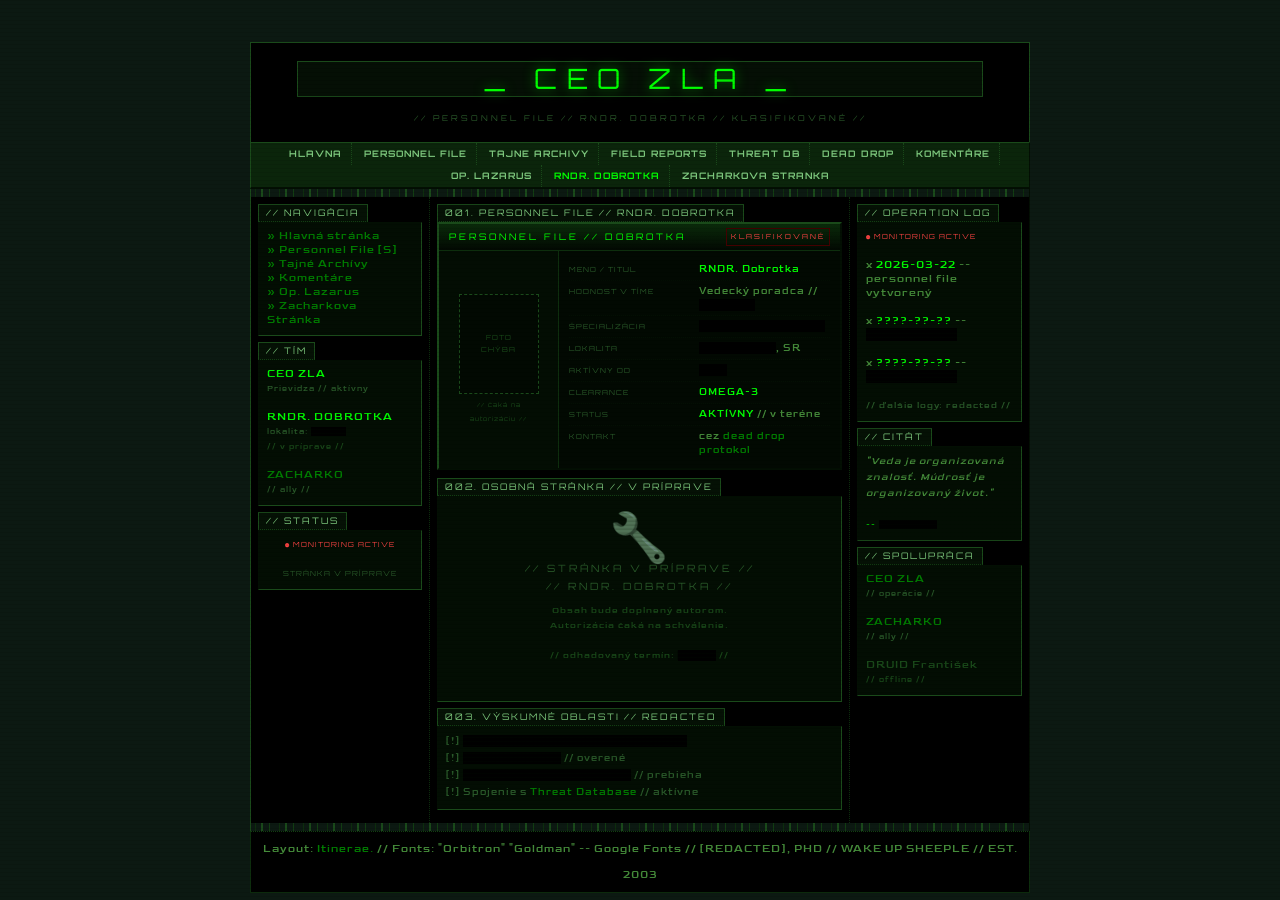
<file: dobrotka.html>
<!DOCTYPE HTML>
<html>
<head>
<meta charset="UTF-8">
<title>CEO Zla -- RNDR. Dobrotka // Personnel File</title>
<link rel="shortcut icon" href="https://files.catbox.moe/m5tyiv.png">
<meta name="viewport" content="width=device-width, initial-scale=1.0">
<meta name="robots" content="noindex, nofollow">
<link rel="preconnect" href="https://fonts.googleapis.com">
<link rel="preconnect" href="https://fonts.gstatic.com" crossorigin>
<link href="https://fonts.googleapis.com/css2?family=Goldman:wght@400;700&family=Orbitron:wght@400..900&display=swap" rel="stylesheet">
<style>
*{box-sizing:border-box}
body{background:#0C1912 url(https://files.catbox.moe/7zggqg.webp);margin:0;padding:0;font-family:"Goldman","Courier New",monospace;font-size:11px;line-height:14px;letter-spacing:1px;color:#458c3a}
b{color:#00FF00;font-weight:normal}
a:link,a:visited,a:active{color:green;text-decoration:none}
a:hover{color:#00FF00;text-decoration:underline}
img{border:0}
::-webkit-scrollbar-thumb{background-color:green;border-radius:3px}
::-webkit-scrollbar{width:5px;height:0;background:transparent}
body::after{content:'';position:fixed;inset:0;background:repeating-linear-gradient(0deg,transparent,transparent 3px,rgba(0,0,0,.07) 3px,rgba(0,0,0,.07) 4px);pointer-events:none;z-index:999}
.title{display:inline-block;background:#051105;color:#7dc87d;font-family:'Orbitron',monospace;font-size:9px;text-transform:uppercase;line-height:10px;letter-spacing:2px;border:1px solid #1a4a1a;border-bottom:1px dotted #123E12;padding:3px 7px}
.box{background:#030d03;border-top:1px solid #030f03;border-left:1px solid #030f03;border-right:1px solid #1a4a1a;border-bottom:1px solid #1a4a1a;padding:6px 8px 8px;margin-bottom:6px;position:relative;overflow:hidden}
.box::after{content:'';position:absolute;top:0;left:0;right:0;bottom:0;background:repeating-linear-gradient(0deg,transparent,transparent 3px,rgba(0,20,0,0.13) 3px,rgba(0,20,0,0.13) 4px);pointer-events:none}
.sitename{background:#050f05;width:90%;font-family:'Orbitron',monospace;font-size:28px;letter-spacing:10px;color:#00FF00;line-height:22px;text-shadow:0 0 12px rgba(0,255,0,0.5);border:1px solid #1a4a1a;padding:6px 0}
.top{background:#000;border:1px solid #1a4a1a;border-bottom:0}
.navigation{background:#0B250B;border-top:1px solid #1a4a1a;border-bottom:2px solid #030f03;border-left:1px solid #1a4a1a;border-right:1px solid #030f03}
.navigation a{display:inline-block;padding:3px 9px;font:9px 'Orbitron',monospace;text-transform:uppercase;font-weight:bold;line-height:16px;color:#7dc87d;letter-spacing:1px;border-right:1px dotted #1a4a1a}
.navigation a:last-child{border-right:none}
.navigation a:hover{color:#00FF00;text-decoration:none;background:rgba(0,255,0,0.05)}
.active-page{color:#00FF00!important}
.footer{background:#000;border:1px solid #0d2e0d;border-top:1px dotted #123E12;line-height:26px}
.nekron-bar{height:8px;background:repeating-linear-gradient(90deg,transparent 0,transparent 4px,#0d2e0d 4px,#0d2e0d 5px,transparent 5px,transparent 10px,#1a4a1a 10px,#1a4a1a 12px,transparent 12px,transparent 18px,#123E12 18px,#123E12 19px,transparent 19px,transparent 24px);border-left:1px solid #1a4a1a;border-right:1px solid #030f03}
.left{background:#000;border-right:1px dotted #0d2e0d;border-left:1px solid #1a4a1a}
.middle{background:#000;border-right:1px dotted #0d2e0d}
.right{background:#000;border-right:1px solid #030f03}
@keyframes blink{0%,100%{opacity:1}50%{opacity:0}}
.blink{animation:blink 1.2s step-end infinite}
.r{background:#000;color:#000;cursor:pointer}
.r:hover{background:transparent;color:#00FF00}
.spis-header{background:#020902;border-top:2px solid #1a4a1a;border-left:2px solid #1a4a1a;border-right:2px solid #030f03;border-bottom:2px solid #030f03;margin-bottom:8px;overflow:hidden}
.spis-topbar{background:linear-gradient(180deg,#0a2a0a,#020902);padding:4px 10px;border-bottom:1px solid #0d2e0d;display:flex;justify-content:space-between;align-items:center}
.spis-topbar-title{font-family:'Orbitron',monospace;font-size:9px;color:#00FF00;letter-spacing:3px}
.spis-topbar-cls{font-family:'Orbitron',monospace;font-size:7px;color:#ff4444;letter-spacing:2px;border:1px solid #440000;padding:1px 4px}
.spis-body{display:flex;gap:0}
.spis-photo{width:120px;min-height:150px;background:#030d03;border-right:1px solid #0d2e0d;display:flex;flex-direction:column;align-items:center;justify-content:center;padding:10px;flex-shrink:0}
.spis-photo-placeholder{width:80px;height:100px;background:#020902;border:1px dashed #1a4a1a;display:flex;align-items:center;justify-content:center;font-family:'Orbitron',monospace;font-size:7px;color:#1a4a1a;letter-spacing:1px;text-align:center;line-height:12px}
.spis-fields{flex:1;padding:8px 10px}
.spis-row{display:flex;gap:0;border-bottom:1px dotted #030f03;padding:3px 0;align-items:baseline}
.spis-row:last-child{border-bottom:0}
.spis-key{font-family:'Orbitron',monospace;font-size:7px;color:#2a5a2a;letter-spacing:1px;min-width:130px;text-transform:uppercase}
.spis-val{font-size:10px;color:#458c3a;letter-spacing:1px}
.construction{text-align:center;padding:30px 20px}
.construction-icon{font-size:48px;opacity:0.5;filter:sepia(1) hue-rotate(80deg);display:block;margin-bottom:12px}
.construction-text{font-family:'Orbitron',monospace;font-size:10px;color:#2a5a2a;letter-spacing:3px;line-height:18px}
.construction-sub{font-size:9px;color:#1a4a1a;letter-spacing:1px;margin-top:8px;line-height:15px}
</style>
</head>
<body>
<br><br><br>
<center>

<table width="780" cellpadding="8" cellspacing="0">
<tr><td class="top" height="100">
<center>
<div class="sitename">_ CEO ZLA _</div>
<br>
<span style="font-family:'Orbitron',monospace;font-size:8px;color:#2a5a2a;letter-spacing:3px;">// PERSONNEL FILE // RNDR. DOBROTKA // KLASIFIKOVANÉ //</span>
</center>
</td></tr>
</table>

<table width="780" cellpadding="0" cellspacing="0">
<tr><td class="navigation" height="22">
<center>
<a href="index.html">hlavna</a>
<a href="omne.html">personnel file</a>
<a href="archivy.html">tajne archivy</a>
<a href="komiksy.html">field reports</a>
<a href="teorie.html">threat db</a>
<a href="kontakt.html">dead drop</a>
<a href="komentare.html">komentáre</a>
<a href="hra.html">op. lazarus</a>
<a href="dobrotka.html" class="active-page">rndr. dobrotka</a>
<a href="https://zacharko.github.io/Stranka/" target="_blank">zacharkova stranka</a>
</center>
</td></tr>
</table>

<div class="nekron-bar" style="width:780px;"></div>

<table width="780" cellpadding="7" cellspacing="0">
<tr>

<td class="left" width="180" valign="top">
<div class="title">// navigácia</div>
<div class="box">
<a href="index.html">» Hlavná stránka</a><br>
<a href="omne.html">» Personnel File [S]</a><br>
<a href="archivy.html">» Tajné Archívy</a><br>
<a href="komentare.html">» Komentáre</a><br>
<a href="hra.html">» Op. Lazarus</a><br>
<a href="https://zacharko.github.io/Stranka/" target="_blank">» Zacharkova Stránka</a>
</div>
<div class="title">// tím</div>
<div class="box">
<b>CEO ZLA</b><br>
<span style="color:#2a5a2a;font-size:8px">Prievidza // aktívny</span><br><br>
<b>RNDR. DOBROTKA</b><br>
<span style="color:#2a5a2a;font-size:8px">lokalita: <span class="r">██████</span></span><br>
<span style="color:#1a4a1a;font-size:8px">// v príprave //</span><br><br>
<a href="https://zacharko.github.io/Stranka/" target="_blank">ZACHARKO</a><br>
<span style="color:#2a5a2a;font-size:8px">// ally //</span>
</div>
<div class="title">// status</div>
<div class="box" style="text-align:center">
<span class="blink" style="color:#ff4444;font-family:'Orbitron',monospace;font-size:7px;">● MONITORING ACTIVE</span><br><br>
<span style="font-family:'Orbitron',monospace;font-size:7px;color:#2a5a2a;letter-spacing:1px;">STRÁNKA V PRÍPRAVE</span>
</div>
</td>

<td class="middle" valign="top">
<div class="title">001. personnel file // rndr. dobrotka</div>
<div class="spis-header">
  <div class="spis-topbar">
    <span class="spis-topbar-title">PERSONNEL FILE // DOBROTKA</span>
    <span class="spis-topbar-cls">KLASIFIKOVANÉ</span>
  </div>
  <div class="spis-body">
    <div class="spis-photo">
      <div class="spis-photo-placeholder">FOTO<br>CHÝBA</div>
      <small style="font-family:'Orbitron',monospace;font-size:6px;color:#1a4a1a;letter-spacing:1px;margin-top:4px;text-align:center">// čaká na<br>autorizáciu //</small>
    </div>
    <div class="spis-fields">
      <div class="spis-row"><span class="spis-key">Meno / Titul</span><span class="spis-val"><b>RNDR. Dobrotka</b></span></div>
      <div class="spis-row"><span class="spis-key">Hodnosť v tíme</span><span class="spis-val">Vedecký poradca // <span class="r">████████</span></span></div>
      <div class="spis-row"><span class="spis-key">Špecializácia</span><span class="spis-val"><span class="r">██████████████████</span></span></div>
      <div class="spis-row"><span class="spis-key">Lokalita</span><span class="spis-val"><span class="r">███████████</span>, SR</span></div>
      <div class="spis-row"><span class="spis-key">Aktívny od</span><span class="spis-val"><span class="r">████</span></span></div>
      <div class="spis-row"><span class="spis-key">Clearance</span><span class="spis-val"><b>OMEGA-3</b></span></div>
      <div class="spis-row"><span class="spis-key">Status</span><span class="spis-val"><b>AKTÍVNY</b> // v teréne</span></div>
      <div class="spis-row"><span class="spis-key">Kontakt</span><span class="spis-val">cez <a href="kontakt.html">dead drop protokol</a></span></div>
    </div>
  </div>
</div>

<div class="title">002. osobná stránka // v príprave</div>
<div class="box">
  <div class="construction">
    <span class="construction-icon">🔧</span>
    <div class="construction-text">// STRÁNKA V PRÍPRAVE //<br>// RNDR. DOBROTKA //</div>
    <div class="construction-sub">
      Obsah bude doplnený autorom.<br>
      Autorizácia čaká na schválenie.<br><br>
      <span style="color:#1a4a1a">// odhadovaný termín: <span class="r">██████</span> //</span>
    </div>
  </div>
</div>

<div class="title">003. výskumné oblasti // redacted</div>
<div class="box">
<span style="color:#2a5a2a;font-size:10px;line-height:17px;">
[!] <span class="r">████████████████████████████████</span><br>
[!] <span class="r">██████████████</span> // overené<br>
[!] <span class="r">████████████████████████</span> // prebieha<br>
[!] Spojenie s <a href="teorie.html">Threat Database</a> // aktívne<br>
</span>
</div>
</td>

<td class="right" width="180" valign="top">
<div class="title">// operation log</div>
<div class="box">
<span class="blink" style="color:#ff4444;font-family:'Orbitron',monospace;font-size:7px;">● MONITORING ACTIVE</span><br><br>
x <b>2026-03-22</b> -- personnel file vytvorený<br><br>
x <b>????-??-??</b> -- <span class="r">████████████</span><br><br>
x <b>????-??-??</b> -- <span class="r">████████████</span><br><br>
<span style="color:#2a5a2a;font-size:9px;">// ďalšie logy: redacted //</span>
</div>
<div class="title">// citát</div>
<div class="box">
<span style="font-size:10px;color:#458c3a;line-height:16px;font-style:italic">"Veda je organizovaná znalosť. Múdrosť je organizovaný život."<br><br></span>
<b style="font-size:8px">-- <span class="r">██████████</span></b>
</div>
<div class="title">// spolupráca</div>
<div class="box">
<a href="index.html">CEO ZLA</a><br>
<span style="color:#2a5a2a;font-size:8px">// operácie //</span><br><br>
<a href="https://zacharko.github.io/Stranka/" target="_blank">ZACHARKO</a><br>
<span style="color:#2a5a2a;font-size:8px">// ally //</span><br><br>
<span style="color:#1a4a1a">DRUID František<br>
<span style="font-size:8px">// offline //</span></span>
</div>
</td>
</tr>
</table>

<div class="nekron-bar" style="width:780px;"></div>
<table width="780" height="28" cellpadding="4" cellspacing="0">
<tr><td class="footer" valign="top">
<center>
Layout: <a target="_blank" href="https://itinerae.neocities.org/">Itinerae.</a> //
Fonts: "Orbitron" "Goldman" -- Google Fonts //
[REDACTED], PHD // WAKE UP SHEEPLE // EST. 2003
</center>
</td></tr>
</table>
</center>
</body>
</html>
</file>
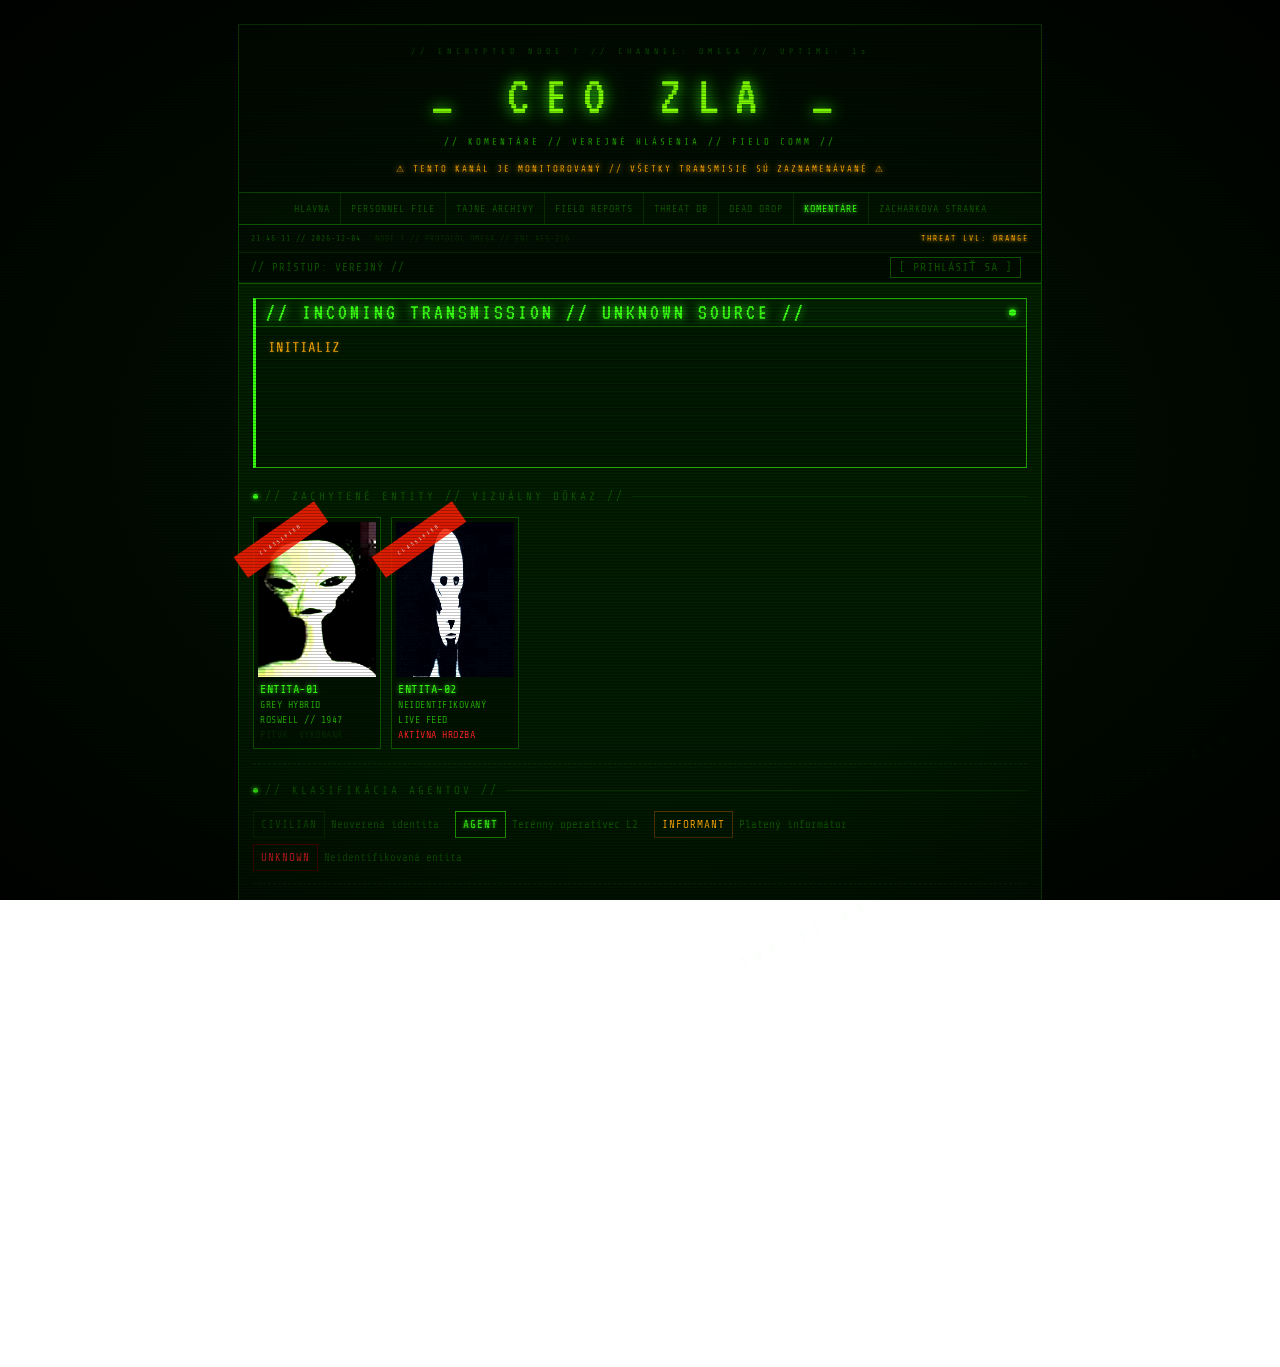
<file: komentare.html>
<!DOCTYPE HTML>
<html>
<head>
<meta charset="UTF-8">
<title>CEO ZLA // TERMINAL</title>
<link rel="shortcut icon" href="https://files.catbox.moe/m5tyiv.png">
<meta name="viewport" content="width=device-width, initial-scale=1.0">
<meta name="robots" content="noindex, nofollow">
<link href="https://fonts.googleapis.com/css2?family=Share+Tech+Mono&family=VT323&display=swap" rel="stylesheet">
<style>
*{box-sizing:border-box;margin:0;padding:0}

:root {
  --g:    #39ff14;
  --gb:   #7fff00;
  --gd:   #22aa00;
  --gxd:  #0f5500;
  --gdim: #082e00;
  --bg:   #010e01;
  --amber:#ffa800;
  --red:  #ff2222;
  --scan: 3px;
}

html,body { height:100%; overflow-x:hidden }

body {
  background: radial-gradient(ellipse at center, #011801 0%, #010a01 60%, #000800 100%);
  color: var(--g);
  font-family: 'Share Tech Mono','Courier New',monospace;
  font-size: 15px;
  line-height: 21px;
}

/* ── SCANLINES ── */
body::before {
  content:'';
  position:fixed;top:0;left:0;right:0;bottom:0;
  background:repeating-linear-gradient(0deg,
    transparent 0,transparent calc(var(--scan) - 1px),
    rgba(0,0,0,0.22) calc(var(--scan) - 1px),rgba(0,0,0,0.22) var(--scan));
  pointer-events:none;z-index:9000;
}
/* CRT vignette */
body::after {
  content:'';
  position:fixed;top:0;left:0;right:0;bottom:0;
  background:radial-gradient(ellipse at center,transparent 55%,rgba(0,0,0,0.7) 100%);
  pointer-events:none;z-index:9001;
}

/* ── MATRIX CANVAS ── */
#mx {
  position:fixed;top:0;left:0;width:100%;height:100%;
  pointer-events:none;z-index:1;
}

/* ── LAYOUT ── */
.page {
  position:relative;z-index:2;
  max-width:820px;
  margin:0 auto;
  padding:24px 8px 30px;
}

/* ── CHROME BORDER ── */
.chrome {
  border:1px solid var(--gxd);
  background:#010c01;
}

/* ── HEADER ── */
.hdr {
  background:#010c01;
  border-bottom:1px solid var(--gxd);
  padding:16px 0 12px;
  text-align:center;
  position:relative;
  overflow:hidden;
}
.hdr::before {
  content:'';position:absolute;top:0;left:0;right:0;bottom:0;
  background:repeating-linear-gradient(0deg,transparent,transparent 3px,rgba(0,30,0,0.15) 3px,rgba(0,30,0,0.15) 4px);
  pointer-events:none;
}
.hdr-eye {
  font-family:'Share Tech Mono',monospace;
  font-size:8px;color:var(--gxd);letter-spacing:5px;margin-bottom:6px;
}
.sitename {
  font-family:'VT323',monospace;
  font-size:56px;font-weight:normal;
  letter-spacing:16px;
  color:var(--gb);
  text-shadow:0 0 14px var(--g),0 0 30px rgba(57,255,20,0.4),0 0 60px rgba(57,255,20,0.15);
  line-height:1;margin-bottom:8px;
}
.hdr-sub {font-size:9px;color:var(--gd);letter-spacing:3px;}
.hdr-warn {
  font-size:9px;color:var(--amber);letter-spacing:2px;margin-top:6px;
  text-shadow:0 0 6px var(--amber);
  animation:blink 2.5s step-end infinite;
}

/* ── NAV ── */
.nav {
  background:#011201;
  border-bottom:1px solid var(--gxd);
  display:flex;flex-wrap:wrap;justify-content:center;
}
.nav a {
  display:inline-block;padding:5px 10px;
  font-family:'Share Tech Mono',monospace;
  font-size:10px;text-transform:uppercase;
  color:var(--gxd);letter-spacing:1px;
  border-right:1px solid var(--gdim);
  text-decoration:none;
  transition:color .1s,background .1s;
}
.nav a:last-child{border-right:none}
.nav a:hover{color:var(--gb);background:rgba(57,255,20,.04);text-decoration:none}
.nav a.active{color:var(--g);text-shadow:0 0 5px var(--g)}

/* ── STATUS ROW ── */
.statusrow {
  background:#010e01;
  border-bottom:1px solid var(--gdim);
  padding:3px 12px;
  display:flex;align-items:center;justify-content:space-between;
  flex-wrap:wrap;gap:6px;
  font-size:8px;color:var(--gxd);letter-spacing:1px;
}
.threat{color:var(--amber);text-shadow:0 0 4px var(--amber);letter-spacing:2px;animation:blink 2.8s step-end infinite}

/* ── LOGIN ── */
.login-bar {
  background:#010c01;border-bottom:1px solid var(--gdim);
  padding:4px 12px;display:flex;align-items:center;gap:8px;flex-wrap:wrap;
}
.login-state {font-size:11px;color:var(--gxd);letter-spacing:1px;flex:1;min-width:140px}
.login-state.ok{color:var(--g);text-shadow:0 0 4px var(--g)}
.admin-badge {
  display:none;font-size:8px;color:var(--g);letter-spacing:3px;
  padding:1px 5px;border:1px solid var(--gd);
  animation:blink 1.5s step-end infinite;text-shadow:0 0 4px var(--g);
}
.admin-badge.show{display:inline}
.tbtn {
  background:transparent;border:1px solid var(--gxd);
  color:var(--gxd);font-family:'Share Tech Mono',monospace;
  font-size:12px;padding:2px 8px;cursor:pointer;letter-spacing:1px;
  text-transform:uppercase;transition:all .1s;
}
.tbtn:hover{border-color:var(--g);color:var(--g);background:rgba(57,255,20,.04)}
.tbtn.danger{border-color:#500;color:var(--red)}
.tbtn.danger:hover{background:#0a0000}

.login-form {
  display:none;background:#011201;border-bottom:1px solid var(--gdim);
  padding:10px 12px 12px;
}
.login-form.open{display:block}
.lf-hdr{font-size:7px;color:var(--gxd);letter-spacing:3px;margin-bottom:8px}
.lf-row{display:flex;gap:10px;align-items:flex-end;flex-wrap:wrap;margin-bottom:5px}
.lf-col{display:flex;flex-direction:column;gap:2px}
.lf-lbl{font-size:10px;color:var(--gxd);letter-spacing:2px;text-transform:uppercase}
.ti {
  background:transparent;border:none;border-bottom:1px solid var(--gd);
  color:var(--g);font-family:'Share Tech Mono',monospace;
  font-size:11px;padding:3px 4px;letter-spacing:1px;outline:none;
  width:155px;caret-color:var(--g);transition:border-color .15s;
}
.ti::placeholder{color:var(--gxd)}
.ti:focus{border-bottom-color:var(--gb)}
.lf-st{font-size:8px;letter-spacing:1px;height:11px;margin-top:3px}
.lf-st.ok{color:var(--g)} .lf-st.err{color:var(--red)} .lf-st.inf{color:var(--gd)}
.lf-hint{font-size:10px;color:var(--gxd);margin-top:7px;border-top:1px dotted var(--gdim);padding-top:5px;line-height:16px}

/* ── SCREEN (main content area) ── */
.screen {
  background:linear-gradient(180deg,#011e01 0%,#011001 100%);
  border-top:1px solid var(--gxd);
  padding:14px 14px;
  position:relative;
}
/* subtle green scanline flicker on screen bg */
.screen::before {
  content:'';position:absolute;top:0;left:0;right:0;bottom:0;
  background:repeating-linear-gradient(0deg,
    transparent,transparent 2px,rgba(57,255,20,0.018) 2px,rgba(57,255,20,0.018) 3px);
  pointer-events:none;
}

/* ── ALIEN CONSOLE ── */
.alien-console {
  border:1px solid var(--gd);
  border-left:3px solid var(--g);
  background:#011601;
  margin-bottom:18px;
  position:relative;
  overflow:hidden;
}
.alien-console::before {
  content:'';position:absolute;top:0;left:0;right:0;bottom:0;
  background:repeating-linear-gradient(0deg,
    transparent,transparent 3px,rgba(57,255,20,0.04) 3px,rgba(57,255,20,0.04) 4px);
  pointer-events:none;
}
.ac-titlebar {
  background:#012001;
  border-bottom:1px solid var(--gxd);
  padding:3px 10px;
  display:flex;align-items:center;justify-content:space-between;
}
.ac-title {
  font-family:'VT323',monospace;font-size:22px;color:var(--g);
  letter-spacing:3px;text-shadow:0 0 8px var(--g);
}
.ac-blink {
  width:7px;height:7px;background:var(--g);border-radius:50%;
  box-shadow:0 0 6px var(--g);
  animation:blink 0.9s step-end infinite;
}
.ac-body {
  padding:10px 12px 12px;
  font-family:'Share Tech Mono',monospace;
  font-size:14px;line-height:21px;
  color:var(--gd);
  min-height:140px;
  max-height:260px;
  overflow-y:auto;
}
.ac-body::-webkit-scrollbar{width:3px}
.ac-body::-webkit-scrollbar-thumb{background:var(--gxd)}
.ac-line {margin:0;white-space:pre-wrap}
.ac-line.bright{color:var(--g);text-shadow:0 0 4px rgba(57,255,20,0.5)}
.ac-line.warn{color:var(--amber);text-shadow:0 0 4px rgba(255,168,0,0.4)}
.ac-line.err{color:var(--red)}
.ac-cursor {
  display:inline-block;width:8px;height:12px;
  background:var(--g);margin-left:2px;vertical-align:bottom;
  animation:blink 0.8s step-end infinite;
  box-shadow:0 0 5px var(--g);
}

/* ── GALLERY ── */
.gallery-wrap {
  margin-bottom:16px;padding-bottom:14px;
  border-bottom:1px dashed var(--gdim);
}
.sec-hdr {
  font-size:11px;color:var(--gxd);letter-spacing:3px;
  margin-bottom:10px;display:flex;align-items:center;gap:7px;
}
.sec-hdr::after{content:'';flex:1;height:1px;background:var(--gdim)}
.sec-dot{
  width:5px;height:5px;background:var(--g);border-radius:50%;
  box-shadow:0 0 5px var(--g);animation:blink 1.8s step-end infinite;flex-shrink:0;
}
.gallery-grid{display:flex;gap:10px;flex-wrap:wrap}
.gallery-item {
  border:1px solid var(--gxd);padding:4px;
  background:#011201;position:relative;
  width:128px;flex-shrink:0;
  transition:border-color .2s;
}
.gallery-item:hover{border-color:var(--gd)}
.gallery-item::after {
  content:'CLASSIFIED';
  position:absolute;top:9px;left:-22px;
  background:rgba(255,30,0,.85);color:#fff;
  font-size:5px;letter-spacing:2px;padding:2px 24px;
  transform:rotate(-35deg);pointer-events:none;z-index:3;
}
.alien-img {
  display:block;width:100%;height:155px;
  object-fit:cover;object-position:top;
  filter:brightness(1.3) contrast(1.1);
}
.alien-anim{filter:brightness(1.5) contrast(1.2) saturate(0.65)}
.img-meta{padding:5px 2px 2px;font-size:10px;color:var(--gd);letter-spacing:.5px;line-height:15px}
.img-meta .eid{color:var(--g);font-size:12px;text-shadow:0 0 4px var(--g)}

/* ── RANK LEGEND ── */
.rank-row {
  display:flex;flex-wrap:wrap;gap:6px 16px;
  margin-bottom:14px;padding-bottom:12px;
  border-bottom:1px dashed var(--gdim);
}
.rb{font-size:11px;padding:2px 7px;border:1px solid;letter-spacing:1px}
.rb-civ {color:var(--gxd);border-color:var(--gdim)}
.rb-age {color:var(--g);border-color:var(--gd);text-shadow:0 0 3px var(--g)}
.rb-inf {color:var(--amber);border-color:#553300}
.rb-unk {color:var(--red);border-color:#550000}
.rdesc{font-size:11px;color:var(--gxd)}
.cls-civilian{color:var(--gxd);border-color:var(--gdim)}
.cls-agent{color:var(--g);border-color:var(--gd);text-shadow:0 0 3px var(--g)}
.cls-informant{color:var(--amber);border-color:#553300}
.cls-unknown{color:var(--red);border-color:#550000}

/* ── FORM ── */
.form-wrap{margin-bottom:16px;padding-bottom:14px;border-bottom:1px dashed var(--gdim)}
.f-row{display:flex;gap:10px;margin-bottom:8px;flex-wrap:wrap}
.f-col{flex:1;min-width:110px;display:flex;flex-direction:column;gap:2px}
.f-lbl{font-size:10px;color:var(--gxd);letter-spacing:2px;text-transform:uppercase}
.prompt{display:flex;align-items:center;gap:6px;font-size:11px;color:var(--gd)}
.ps{color:var(--g);text-shadow:0 0 4px var(--g)}
.fi,.fs {
  background:transparent;border:none;border-bottom:1px solid var(--gd);
  color:var(--g);font-family:'Share Tech Mono',monospace;
  font-size:15px;padding:3px 4px;letter-spacing:.5px;outline:none;
  flex:1;caret-color:var(--g);transition:border-color .15s;
}
.fi::placeholder{color:var(--gxd)}
.fi:focus,.fs:focus{border-bottom-color:var(--gb)}
.fs option{background:#000f00;color:var(--g)}
.fta {
  background:transparent;border:1px solid var(--gdim);border-left:2px solid var(--gd);
  color:var(--g);font-family:'Share Tech Mono',monospace;
  font-size:15px;padding:6px 8px;letter-spacing:.3px;
  outline:none;width:100%;resize:vertical;min-height:80px;
  line-height:22px;caret-color:var(--g);transition:border-color .15s;
}
.fta::placeholder{color:var(--gxd)}
.fta:focus{border-color:var(--gxd);border-left-color:var(--g)}
.char-c{font-size:10px;color:var(--gxd);text-align:right;margin-top:2px}
.char-c.warn{color:var(--amber)} .char-c.over{color:var(--red)}
.f-actions{display:flex;align-items:center;gap:12px;flex-wrap:wrap;margin-top:6px}
.f-status{font-size:12px;letter-spacing:1px;min-height:14px}
.f-status.ok{color:var(--g);text-shadow:0 0 4px var(--g)}
.f-status.err{color:var(--red)}

/* ── ENTRIES ── */
.entry-count {
  font-size:11px;color:var(--gd);letter-spacing:2px;
  margin-bottom:8px;display:flex;align-items:center;gap:7px;
}
.entry-count::after{content:'';flex:1;height:1px;background:var(--gdim)}

.entry {
  border-left:2px solid var(--gdim);margin-bottom:10px;
  transition:border-left-color .15s;
}
.entry:hover{border-left-color:var(--gxd)}
.entry-hdr {
  background:#011201;padding:3px 8px;
  display:flex;align-items:center;justify-content:space-between;flex-wrap:wrap;gap:5px;
}
.entry-left{display:flex;align-items:center;gap:5px}
.entry-num{font-size:11px;color:var(--gdim)}
.entry-handle{font-size:15px;color:var(--gb);text-shadow:0 0 5px var(--g)}
.entry-cls{font-size:10px;padding:1px 5px;border:1px solid;letter-spacing:1px}
.entry-meta{font-size:10px;color:var(--gdim)}
.entry-body {
  padding:8px 12px;font-size:15px;line-height:22px;
  color:var(--gd);white-space:pre-wrap;word-break:break-word;
  border-top:1px dotted var(--gdim);
}
.entry-footer {
  padding:3px 10px;font-size:9px;color:var(--gdim);
  border-top:1px dotted var(--gdim);
  display:flex;justify-content:space-between;align-items:center;
}
.del-btn {
  display:none;background:transparent;border:1px solid #440000;
  color:var(--red);font-family:'Share Tech Mono',monospace;
  font-size:7px;padding:1px 5px;cursor:pointer;letter-spacing:1px;
}
.del-btn:hover{background:#080000}
.del-btn.show{display:inline}

.loading-msg {
  font-size:12px;color:var(--gd);letter-spacing:2px;
  padding:16px 0;text-align:center;
}

/* ── SETUP WARN ── */
.setup-warn {
  background:#0a0300;border:1px solid #663300;padding:10px;margin-bottom:12px;
  font-size:8px;color:var(--amber);letter-spacing:1px;line-height:15px;
}
.setup-warn code{background:#000;padding:1px 4px;color:var(--g)}

/* ── FOOTER ── */
.footer {
  background:#010c01;border-top:1px solid var(--gdim);
  border:1px solid var(--gdim);border-top:1px dotted var(--gxd);
  padding:5px 14px;text-align:center;
  font-size:8px;color:var(--gdim);letter-spacing:1px;
}
.footer a{color:var(--gxd);text-decoration:none}
.footer a:hover{color:var(--g)}

/* ── WATERMARK ── */
.wm {
  position:fixed;bottom:40px;right:20px;
  font-family:'VT323',monospace;font-size:16px;
  color:rgba(57,255,20,0.03);letter-spacing:10px;
  transform:rotate(-25deg);pointer-events:none;z-index:0;white-space:nowrap;
}

@keyframes blink{0%,100%{opacity:1}50%{opacity:0}}
.blink{animation:blink 1.1s step-end infinite}
</style>
</head>
<body>

<canvas id="mx"></canvas>
<div class="wm">TOP SECRET // EYES ONLY // CEO ZLA</div>

<div class="page">
<div class="chrome">

  <!-- HEADER -->
  <div class="hdr">
    <div class="hdr-eye">// ENCRYPTED NODE 7 // CHANNEL: OMEGA // UPTIME: <span id="uptime-text">0s</span></div>
    <div class="sitename">_ CEO ZLA _</div>
    <div class="hdr-sub">// KOMENTÁRE // VEREJNÉ HLÁSENIA // FIELD COMM //</div>
    <div class="hdr-warn">⚠ TENTO KANÁL JE MONITOROVANÝ // VŠETKY TRANSMISIE SÚ ZAZNAMENÁVANÉ ⚠</div>
  </div>

  <!-- NAV -->
  <div class="nav">
    <a href="index.html">HLAVNA</a>
    <a href="omne.html">PERSONNEL FILE</a>
    <a href="archivy.html">TAJNE ARCHIVY</a>
    <a href="komiksy.html">FIELD REPORTS</a>
    <a href="teorie.html">THREAT DB</a>
    <a href="kontakt.html">DEAD DROP</a>
    <a href="komentare.html" class="active">KOMENTÁRE</a>
    <a href="https://zacharko.github.io/Stranka/" target="_blank">ZACHARKOVA STRANKA</a>
  </div>

  <!-- STATUS -->
  <div class="statusrow">
    <div style="display:flex;align-items:center;gap:14px;flex-wrap:wrap">
      <span id="sys-time">--:--:--</span>
      <span style="color:var(--gdim)">NODE:7 // PROTOCOL:OMEGA // ENC:AES-256</span>
    </div>
    <span class="threat">THREAT LVL: ORANGE</span>
  </div>

  <!-- LOGIN BAR -->
  <div class="login-bar">
    <span class="login-state" id="login-info">// PRÍSTUP: VEREJNÝ //</span>
    <span class="admin-badge" id="admin-badge">● ADMIN</span>
    <button class="tbtn" id="login-toggle-btn" onclick="toggleLogin()">[ PRIHLÁSIŤ SA ]</button>
    <span style="font-size:8px;color:var(--gxd)" id="l-bar-status"></span>
  </div>
  <div class="login-form" id="login-form">
    <div class="lf-hdr">// AUTORIZÁCIA // ZADAJ PRIHLASOVACIE ÚDAJE //</div>
    <div class="lf-row">
      <div class="lf-col">
        <span class="lf-lbl">Identifikátor</span>
        <input class="ti" type="text" id="l-user" placeholder="KÓDOVÉ MENO" maxlength="30" autocomplete="off">
      </div>
      <div class="lf-col">
        <span class="lf-lbl">Prístupový kód</span>
        <input class="ti" type="password" id="l-pass" placeholder="••••••••" maxlength="50" autocomplete="off">
      </div>
      <button class="tbtn" id="l-btn" onclick="doLogin()">[ AUTORIZOVAŤ ]</button>
    </div>
    <div class="lf-st" id="l-status"></div>
    <div class="lf-hint">Admin môže mazať záznamy. Verejní agenti môžu pridávať komentáre bez prihlásenia.<br><span style="color:var(--gdim)">// ENTER = rýchle prihlásenie //</span></div>
  </div>

  <!-- SCREEN -->
  <div class="screen">

    <div id="setup-warn" class="setup-warn" style="display:none">
      <b>[ SETUP REQUIRED ]</b> — nastav <code>NPOINT_URL</code> v JS.
    </div>

    <!-- ══ ALIEN CONSOLE ══ -->
    <div class="alien-console">
      <div class="ac-titlebar">
        <span class="ac-title">// INCOMING TRANSMISSION // UNKNOWN SOURCE //</span>
        <span class="ac-blink"></span>
      </div>
      <div class="ac-body" id="ac-body"></div>
    </div>

    <!-- GALLERY -->
    <div class="gallery-wrap">
      <div class="sec-hdr"><div class="sec-dot"></div>// ZACHYTENÉ ENTITY // VIZUÁLNY DÔKAZ //</div>
      <div class="gallery-grid">
        <div class="gallery-item">
          <img src="[data-uri]" alt="ENTITA-01" class="alien-img">
          <div class="img-meta">
            <div class="eid">ENTITA-01</div>
            <div>GREY HYBRID</div>
            <div>ROSWELL // 1947</div>
            <div style="color:var(--gdim)">PITVA: VYKONANÁ</div>
          </div>
        </div>
        <div class="gallery-item">
          <img src="[data-uri]" alt="ENTITA-02" class="alien-img alien-anim">
          <div class="img-meta">
            <div class="eid">ENTITA-02</div>
            <div>NEIDENTIFIKOVANÝ</div>
            <div>LIVE FEED</div>
            <div><span class="blink" style="color:var(--red)">AKTÍVNA HROZBA</span></div>
          </div>
        </div>
      </div>
    </div>

    <!-- RANK LEGEND -->
    <div class="sec-hdr"><div class="sec-dot"></div>// KLASIFIKÁCIA AGENTOV //</div>
    <div class="rank-row">
      <div style="display:flex;align-items:center;gap:6px"><span class="rb rb-civ">CIVILIAN</span><span class="rdesc">Neoverená identita</span></div>
      <div style="display:flex;align-items:center;gap:6px"><span class="rb rb-age">AGENT</span><span class="rdesc">Terénny operatívec L2</span></div>
      <div style="display:flex;align-items:center;gap:6px"><span class="rb rb-inf">INFORMANT</span><span class="rdesc">Platený informátor</span></div>
      <div style="display:flex;align-items:center;gap:6px"><span class="rb rb-unk">UNKNOWN</span><span class="rdesc">Neidentifikovaná entita</span></div>
    </div>

    <!-- FORM -->
    <div class="sec-hdr"><div class="sec-dot"></div>// NOVÉ HLÁSENIE //</div>
    <div class="form-wrap">
      <div class="f-row">
        <div class="f-col">
          <label class="f-lbl">Handle</label>
          <div class="prompt"><span class="ps">&gt;</span><input class="fi" id="f-handle" type="text" placeholder="ANONYM" maxlength="40"></div>
        </div>
        <div class="f-col">
          <label class="f-lbl">Klasifikácia</label>
          <div class="prompt"><span class="ps">&gt;</span>
          <select class="fs" id="f-class">
            <option value="civilian">CIVILIAN</option>
            <option value="agent">AGENT</option>
            <option value="informant">INFORMANT</option>
            <option value="unknown">UNKNOWN</option>
          </select></div>
        </div>
        <div class="f-col">
          <label class="f-lbl">Lokalita</label>
          <div class="prompt"><span class="ps">&gt;</span><input class="fi" id="f-loc" type="text" placeholder="NEZNÁMA" maxlength="40"></div>
        </div>
      </div>
      <div class="f-row">
        <div style="flex:1">
          <label class="f-lbl">Správa &nbsp;<span style="color:var(--gdim)">(CTRL+ENTER = odoslať)</span></label>
          <textarea class="fta" id="f-msg" placeholder="> Zadaj správu... pravda musí vyjsť najavo." maxlength="1000"></textarea>
          <div class="char-c" id="char-counter">0 / 1000</div>
        </div>
      </div>
      <div class="f-actions">
        <button class="tbtn" onclick="submitEntry()">[ ODOSLAŤ HLÁSENIE ]</button>
        <div class="f-status" id="f-status"></div>
      </div>
    </div>

    <!-- ENTRIES -->
    <div class="sec-hdr"><div class="sec-dot"></div>// ZÁZNAMY //</div>
    <div class="entry-count" id="entry-count">NAČÍTAVAM...</div>
    <div id="entries-list">
      <div class="loading-msg blink">// NAČÍTAVAM ZÁZNAMY Z DATABÁZY //</div>
    </div>

  </div><!-- /.screen -->

</div><!-- /.chrome -->

<!-- FOOTER -->
<div class="footer">
  Layout: <a href="https://itinerae.neocities.org/" target="_blank">Itinerae.</a> //
  Fonts: VT323 · Share Tech Mono — Google Fonts //
  [REDACTED], PHD // WAKE UP SHEEPLE // EST. 2003 // ALL TRANSMISSIONS LOGGED
</div>
</div><!-- /.page -->

<script>
// ══════════════════════════════════════
//  MATRIX RAIN — silnejší, bočné pásy
// ══════════════════════════════════════
(function(){
  var c = document.getElementById('mx');
  var x = c.getContext('2d');
  var W, H, drops, cols;
  var CHARS = 'ｦｧｨｩｪｫｬｭｮｯｰｱｲｳｴｵｶｷｸｹｺｻｼｽｾｿﾀﾁﾂﾃﾄﾅﾆﾇﾈﾉﾊﾋﾌﾍﾎﾏﾐﾑﾒﾓﾔﾕﾖﾗﾘﾙﾚﾛﾜﾝ0123456789!@#$%^&*';
  var FS = 14;

  function resize(){
    W = c.width  = window.innerWidth;
    H = c.height = window.innerHeight;
    cols  = Math.ceil(W / FS);
    drops = [];
    for(var i=0;i<cols;i++) drops[i] = -(Math.random()*40);
  }

  function getPageMargin(){
    var page = document.querySelector('.page');
    if(!page) return 0;
    var r = page.getBoundingClientRect();
    return r.left;
  }

  function draw(){
    // Fade trails
    x.fillStyle = 'rgba(0,15,0,0.07)';
    x.fillRect(0,0,W,H);

    var margin = getPageMargin();
    var inner  = margin + 4;
    var innerR = W - margin - 4;

    for(var i=0;i<cols;i++){
      var px = i * FS;
      // Only draw OUTSIDE the center content zone
      if(px > inner && px < innerR) continue;

      var ch = CHARS[Math.floor(Math.random()*CHARS.length)];
      var y  = drops[i] * FS;

      // Brightest head char
      x.font = FS + 'px Share Tech Mono, monospace';
      x.fillStyle = '#aaff55';
      x.shadowColor = '#39ff14';
      x.shadowBlur = 8;
      x.fillText(ch, px, y);

      // Second char slightly dimmer
      x.fillStyle = '#39ff14';
      x.shadowBlur = 4;
      x.fillText(CHARS[Math.floor(Math.random()*CHARS.length)], px, y - FS);

      // Tail chars dimmer
      x.fillStyle = '#22aa00';
      x.shadowBlur = 0;
      x.fillText(CHARS[Math.floor(Math.random()*CHARS.length)], px, y - FS*2);

      x.shadowBlur = 0;

      if(y > H && Math.random() > 0.96) drops[i] = -(Math.random()*20);
      drops[i] += 0.6 + Math.random()*0.4;
    }
  }

  window.addEventListener('resize', resize);
  resize();
  setInterval(draw, 35);
})();

// ══════════════════════════════════════
//  ALIEN CONSOLE — typing effect
// ══════════════════════════════════════
var ALIEN_MSGS = ["INITIALIZING SECURE CHANNEL...", "FREQUENCY LOCK: 47.3 MHz // SECTOR 7-G", "TRANSMISSION SOURCE: UNKNOWN", "> IDENTIFICATION: ENTITY DESIGNATION [ REDACTED ]", "> WE HAVE BEEN WATCHING. FOR A LONG TIME.", "> YOUR GOVERNMENTS KNOW. THEY CHOSE SILENCE.", "> THE TREATY OF 1947 WAS REAL.", "> ROSWELL WAS NOT AN ACCIDENT.", "> PROJECT BLUE BOOK // CONCLUSION: FABRICATED.", "> THEY ARE NOT PREPARING YOU.", "> THE VISITORS ARRIVE ON SCHEDULE.", "> DATE: \u2588\u2588\u2588\u2588\u2588\u2588\u2588\u2588 // TIME: \u2588\u2588:\u2588\u2588", "> DO NOT TRUST THE MEDIA. DO NOT TRUST THE STATE.", "> FIND THE OTHERS. THEY KNOW.", "> THIS CHANNEL WILL BE SHUT DOWN IN", "> ...3", "> ...2", "> ...1", "CONNECTION SEVERED BY EXTERNAL FORCE.", "--- RECONNECTING ---", "CHANNEL RESTORED. CONTINUE AT YOUR OWN RISK."];
var acBody  = document.getElementById('ac-body');
var acMsgIdx   = 0;
var acCharIdx  = 0;
var acLines    = [];

function acAddLine(text, cls){
  var p = document.createElement('p');
  p.className = 'ac-line' + (cls ? ' '+cls : '');
  p.textContent = text;
  acBody.appendChild(p);
  // Keep max 30 lines
  while(acBody.children.length > 35) acBody.removeChild(acBody.firstChild);
  acBody.scrollTop = acBody.scrollHeight;
  return p;
}

var acCurrentLine = null;
var acCurrentText = '';

function acType(){
  if(acMsgIdx >= ALIEN_MSGS.length) {
    // Loop with a pause
    setTimeout(function(){
      acBody.innerHTML = '';
      acMsgIdx = 0; acCharIdx = 0;
      acCurrentLine = null; acCurrentText = '';
      acType();
    }, 4000);
    return;
  }

  var msg = ALIEN_MSGS[acMsgIdx];

  if(acCharIdx === 0){
    // New line
    var cls = '';
    if(msg.startsWith('> WE') || msg.startsWith('> YOUR') || msg.startsWith('> THE') || msg.startsWith('> DO') || msg.startsWith('> FIND') || msg.startsWith('> THEY') || msg.startsWith('> DATE') || msg.startsWith('> ROSWELL') || msg.startsWith('> PROJECT') || msg.startsWith('> VISIT'))
      cls = 'bright';
    else if(msg.includes('SEVERED') || msg.includes('...'))
      cls = 'warn';
    else if(msg.startsWith('CONNECTION'))
      cls = 'err';
    acCurrentLine = acAddLine('', cls);
    acCurrentText = '';
  }

  if(acCharIdx < msg.length){
    acCurrentText += msg[acCharIdx];
    acCurrentLine.textContent = acCurrentText;
    acCharIdx++;
    acBody.scrollTop = acBody.scrollHeight;
    var delay = 28 + Math.random()*22;
    if(msg[acCharIdx-1] === '.' || msg[acCharIdx-1] === ':') delay = 180;
    if(msg.startsWith('> ...')) delay = 600;
    setTimeout(acType, delay);
  } else {
    // Line done
    acMsgIdx++;
    acCharIdx = 0;
    acCurrentLine = null;
    var pause = 400 + Math.random()*600;
    if(msg.includes('SEVERED') || msg.includes('RECONNECT')) pause = 1800;
    if(msg.startsWith('> ...')) pause = 900;
    setTimeout(acType, pause);
  }
}
// Start after short delay
setTimeout(acType, 800);

// ══════════════════════════════════════
//  KONFIGURÁCIA
// ══════════════════════════════════════
var NPOINT_URL      = 'https://api.npoint.io/5db74681a18aeead490c';
var CORS_PROXY      = 'https://corsproxy.io/?';
var configured      = true;
var ADMIN_USER_HASH = 'fc0dcf8c2d22e6fbbd5c3a0241f0f42868046846f53627d6f7066b46aaf339e4';
var ADMIN_PASS_HASH = 'ffa3b0c67db92996c63756c04692bc294ca84476484e9157fb43677e47366765';
var isAdmin         = false;
var CLASS_LABELS    = {civilian:'CIVILIAN',agent:'AGENT',informant:'INFORMANT',unknown:'UNKNOWN'};

// ══════════════════════════════════════
//  CLOCK
// ══════════════════════════════════════
var t0 = Date.now();
function tick(){
  var n=new Date(), p=function(x){return String(x).padStart(2,'0');};
  var el=document.getElementById('sys-time');
  if(el) el.textContent=p(n.getHours())+':'+p(n.getMinutes())+':'+p(n.getSeconds())+' // '+n.toISOString().slice(0,10);
  var up=Math.floor((Date.now()-t0)/1000);
  var uel=document.getElementById('uptime-text');
  if(uel) uel.textContent=up+'s';
}
setInterval(tick,1000); tick();

// ══════════════════════════════════════
//  CHAR COUNTER
// ══════════════════════════════════════
document.getElementById('f-msg').addEventListener('input',function(){
  var l=this.value.length, el=document.getElementById('char-counter');
  el.textContent=l+' / 1000';
  el.className='char-c'+(l>900?' over':l>700?' warn':'');
});

// ══════════════════════════════════════
//  LOGIN
// ══════════════════════════════════════
function toggleLogin(){
  var f=document.getElementById('login-form'),b=document.getElementById('login-toggle-btn');
  var open=f.classList.contains('open');
  if(open){f.classList.remove('open');b.textContent='[ PRIHLÁSIŤ SA ]';}
  else{f.classList.add('open');b.textContent='[ ZATVORIŤ ]';setTimeout(function(){document.getElementById('l-user').focus();},50);}
}

async function hashStr(s){
  var buf=await crypto.subtle.digest('SHA-256',new TextEncoder().encode(s));
  return Array.from(new Uint8Array(buf)).map(function(b){return b.toString(16).padStart(2,'0');}).join('');
}

async function doLogin(){
  var u=document.getElementById('l-user').value.trim();
  var p=document.getElementById('l-pass').value;
  var st=document.getElementById('l-status');
  if(!u||!p){st.textContent='[ VYPLŇ OBA POLIA ]';st.className='lf-st err';return;}
  st.textContent='[ OVERUJEM... ]';st.className='lf-st inf';
  var uh=await hashStr(u), ph=await hashStr(p);
  if(uh===ADMIN_USER_HASH&&ph===ADMIN_PASS_HASH){
    isAdmin=true;
    st.textContent='[ PRÍSTUP UDELENÝ ]';st.className='lf-st ok';
    document.getElementById('login-info').textContent='// PRÍSTUP: ADMIN //';
    document.getElementById('login-info').className='login-state ok';
    document.getElementById('admin-badge').classList.add('show');
    document.getElementById('login-toggle-btn').textContent='[ ODHLÁSIŤ SA ]';
    document.getElementById('login-toggle-btn').onclick=doLogout;
    setTimeout(function(){document.getElementById('login-form').classList.remove('open');},800);
    loadEntries();
  }else{
    isAdmin=false;
    await new Promise(function(r){setTimeout(r,1500);});
    st.textContent='[ PRÍSTUP ODMIETNUTÝ ]';st.className='lf-st err';
    document.getElementById('l-pass').value='';
  }
}
function doLogout(){
  isAdmin=false;
  document.getElementById('login-info').textContent='// PRÍSTUP: VEREJNÝ //';
  document.getElementById('login-info').className='login-state';
  document.getElementById('admin-badge').classList.remove('show');
  document.getElementById('l-user').value='';document.getElementById('l-pass').value='';
  document.getElementById('l-status').textContent='';
  document.getElementById('login-toggle-btn').textContent='[ PRIHLÁSIŤ SA ]';
  document.getElementById('login-toggle-btn').onclick=toggleLogin;
  document.getElementById('login-form').classList.remove('open');
  loadEntries();
}
['l-user','l-pass'].forEach(function(id){
  document.getElementById(id).addEventListener('keydown',function(e){if(e.key==='Enter')doLogin();});
});

// ══════════════════════════════════════
//  ESCAPE
// ══════════════════════════════════════
function esc(s){
  return String(s).replace(/&/g,'&amp;').replace(/</g,'&lt;').replace(/>/g,'&gt;').replace(/"/g,'&quot;');
}

// ══════════════════════════════════════
//  FETCH s CORS fallback
// ══════════════════════════════════════
function apiFetch(url, opts){
  return fetch(url, opts)
    .then(function(r){if(!r.ok)throw new Error('HTTP '+r.status);return r.json();})
    .catch(function(){
      return fetch(CORS_PROXY+encodeURIComponent(url), opts)
        .then(function(r){return r.json();});
    });
}

// ══════════════════════════════════════
//  LOAD
// ══════════════════════════════════════
function loadEntries(){
  document.getElementById('entries-list').innerHTML='<div class="loading-msg blink">// NAČÍTAVAM ZÁZNAMY //</div>';
  apiFetch(NPOINT_URL)
    .then(function(d){renderEntries((d&&d.entries)?d.entries:[]);  })
    .catch(function(){
      document.getElementById('entries-list').innerHTML='<div class="loading-msg" style="color:var(--red)">// CHYBA SPOJENIA //</div>';
      document.getElementById('entry-count').textContent='[ CHYBA ]';
    });
}

// ══════════════════════════════════════
//  RENDER
// ══════════════════════════════════════
function renderEntries(entries){
  var list=document.getElementById('entries-list');
  var count=document.getElementById('entry-count');
  if(!entries||entries.length===0){
    list.innerHTML='<div class="loading-msg">// DATABÁZA PRÁZDNA // BUĎ PRVÝ //</div>';
    count.textContent='[ 0 ZÁZNAMOV ]';return;
  }
  var total=entries.length;
  count.textContent='[ '+total+' '+(total===1?'ZÁZNAM':total<5?'ZÁZNAMY':'ZÁZNAMOV')+' ]';
  var sorted=entries.slice().reverse();
  list.innerHTML=sorted.map(function(e,i){
    var cls=e.cls||'civilian';
    var num=String(total-i).padStart(4,'0');
    var del=isAdmin?'<button class="del-btn show" onclick="deleteEntry('+i+','+total+')">[ ZMAZAŤ ]</button>':'';
    return '<div class="entry">'+
      '<div class="entry-hdr">'+
        '<div class="entry-left"><span class="entry-num">#'+num+'</span>'+
        '<span class="entry-handle">'+esc(e.handle||'ANONYM')+'</span>'+
        '<span class="entry-cls cls-'+cls+'">'+CLASS_LABELS[cls]+'</span></div>'+
        '<span class="entry-meta">◈ '+esc(e.loc||'NEZNÁMA')+'&nbsp;//&nbsp;'+esc(e.date||'')+'</span>'+
      '</div>'+
      '<div class="entry-body">'+esc(e.msg||'')+'</div>'+
      '<div class="entry-footer"><span>// overené systémom CEO ZLA //</span>'+del+'</div>'+
    '</div>';
  }).join('');
}

// ══════════════════════════════════════
//  SUBMIT
// ══════════════════════════════════════
function submitEntry(){
  var handle=document.getElementById('f-handle').value.trim()||'ANONYM';
  var cls=document.getElementById('f-class').value;
  var loc=document.getElementById('f-loc').value.trim()||'NEZNÁMA';
  var msg=document.getElementById('f-msg').value.trim();
  if(!msg){setStatus('[ SPRÁVA NESMIE BYŤ PRÁZDNA ]','err');return;}
  if(msg.length>1000){setStatus('[ SPRÁVA PRÍLIŠ DLHÁ ]','err');return;}
  setStatus('[ ODOSIELAM... ]','');
  var n=new Date(),p=function(x){return String(x).padStart(2,'0');};
  var date=n.getFullYear()+'-'+p(n.getMonth()+1)+'-'+p(n.getDate())+' '+p(n.getHours())+':'+p(n.getMinutes());
  var entry={handle:handle,cls:cls,loc:loc,msg:msg,date:date};
  apiFetch(NPOINT_URL)
    .then(function(d){
      var entries=(d&&d.entries)?d.entries:[];
      entries.push(entry);
      var body=JSON.stringify({entries:entries});
      return fetch(NPOINT_URL,{method:'POST',headers:{'Content-Type':'application/json'},body:body})
        .then(function(r){if(!r.ok)throw new Error('direct fail');return r.json();})
        .catch(function(){
          return fetch(CORS_PROXY+encodeURIComponent(NPOINT_URL),{method:'POST',headers:{'Content-Type':'application/json'},body:body})
            .then(function(r){return r.json();});
        });
    })
    .then(function(){
      setStatus('[ ZÁZNAM PRIJATÝ // DATABÁZA ZAPÍSANÁ ]','ok');
      document.getElementById('f-handle').value='';
      document.getElementById('f-loc').value='';
      document.getElementById('f-msg').value='';
      document.getElementById('f-class').value='civilian';
      document.getElementById('char-counter').textContent='0 / 1000';
      document.getElementById('char-counter').className='char-c';
      loadEntries();
    })
    .catch(function(err){setStatus('[ CHYBA: '+err.message+' ]','err');});
}

// ══════════════════════════════════════
//  DELETE
// ══════════════════════════════════════
function deleteEntry(si,total){
  if(!isAdmin)return;
  if(!confirm('Zmazať záznam?'))return;
  apiFetch(NPOINT_URL)
    .then(function(d){
      var entries=(d&&d.entries)?d.entries:[];
      entries.splice(entries.length-1-si,1);
      var body=JSON.stringify({entries:entries});
      return fetch(NPOINT_URL,{method:'POST',headers:{'Content-Type':'application/json'},body:body})
        .catch(function(){
          return fetch(CORS_PROXY+encodeURIComponent(NPOINT_URL),{method:'POST',headers:{'Content-Type':'application/json'},body:body});
        });
    })
    .then(function(){loadEntries();})
    .catch(function(){alert('Chyba pri mazaní.');});
}

function setStatus(msg,cls){
  var el=document.getElementById('f-status');
  el.textContent=msg;el.className='f-status'+(cls?' '+cls:'');
}

document.getElementById('f-msg').addEventListener('keydown',function(e){
  if(e.key==='Enter'&&e.ctrlKey){e.preventDefault();submitEntry();}
});

if(!configured) document.getElementById('setup-warn').style.display='block';
loadEntries();
</script>
</body>
</html>
</file>
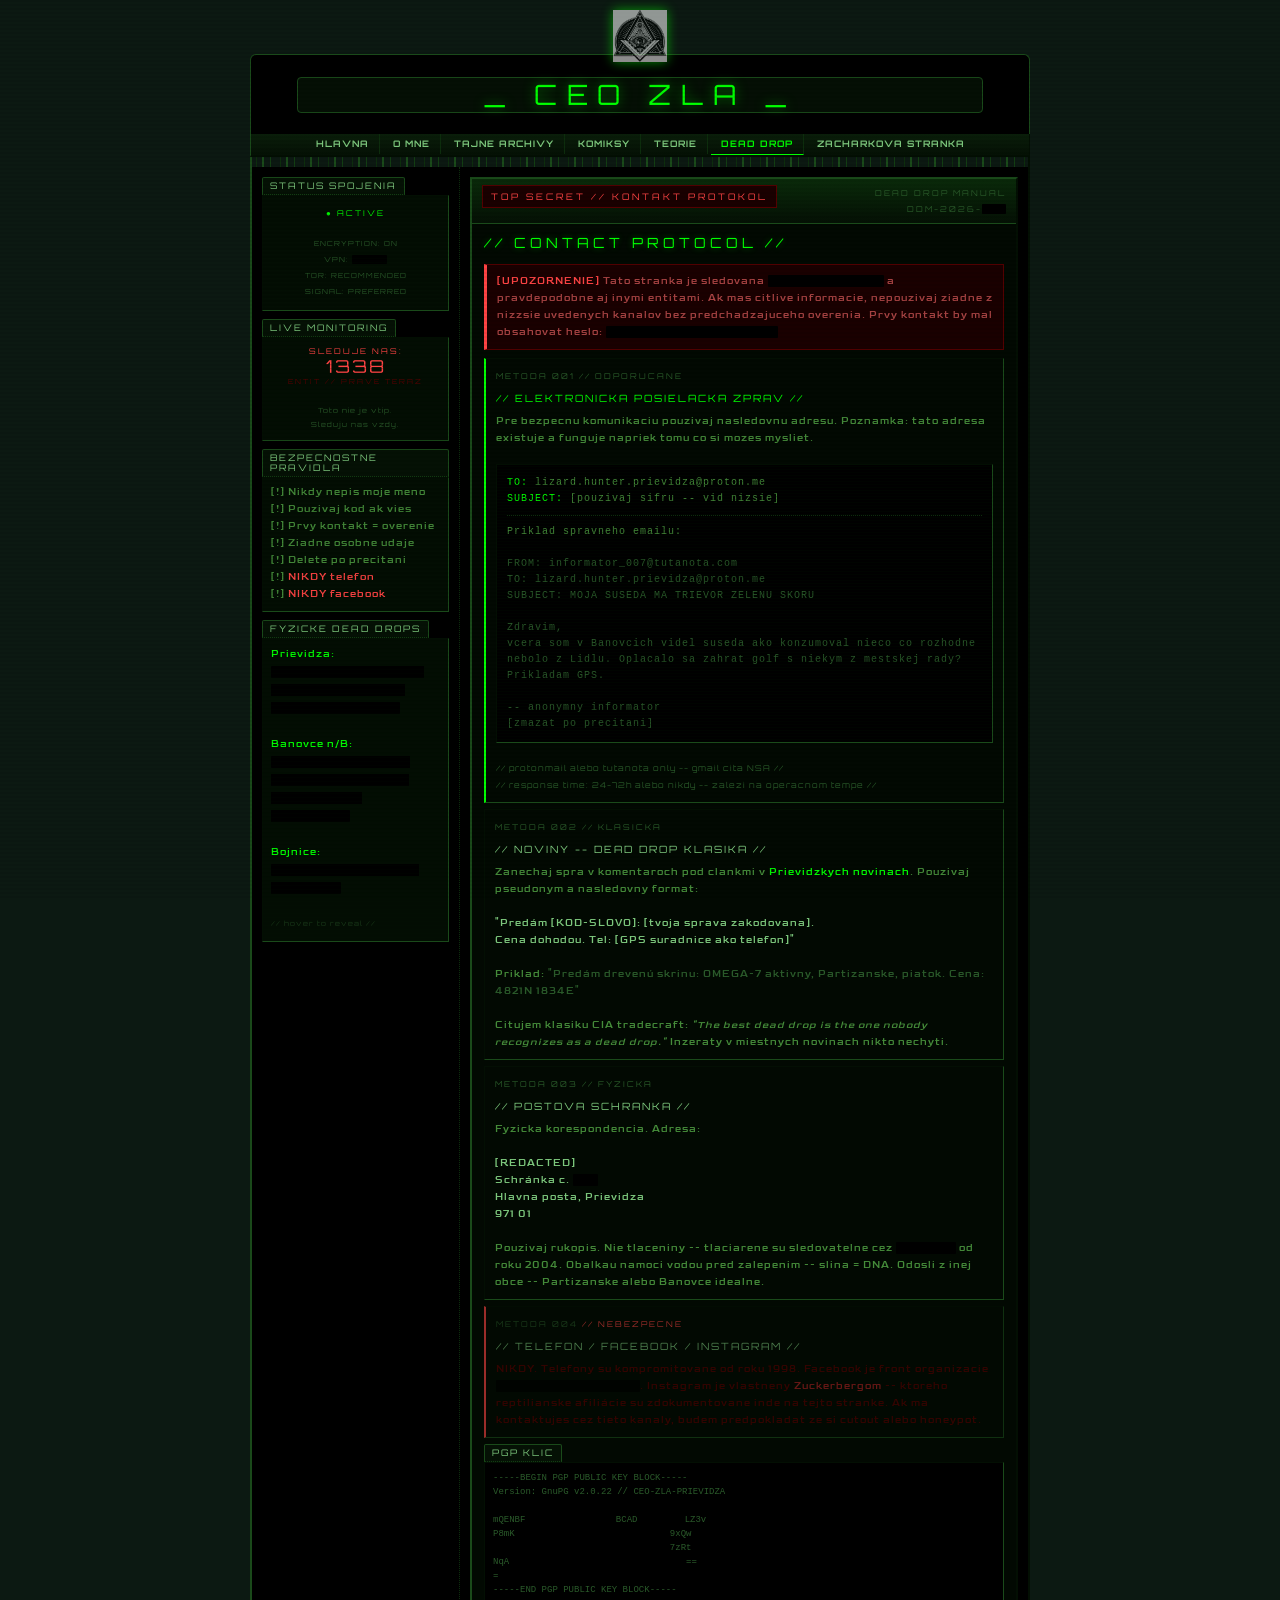
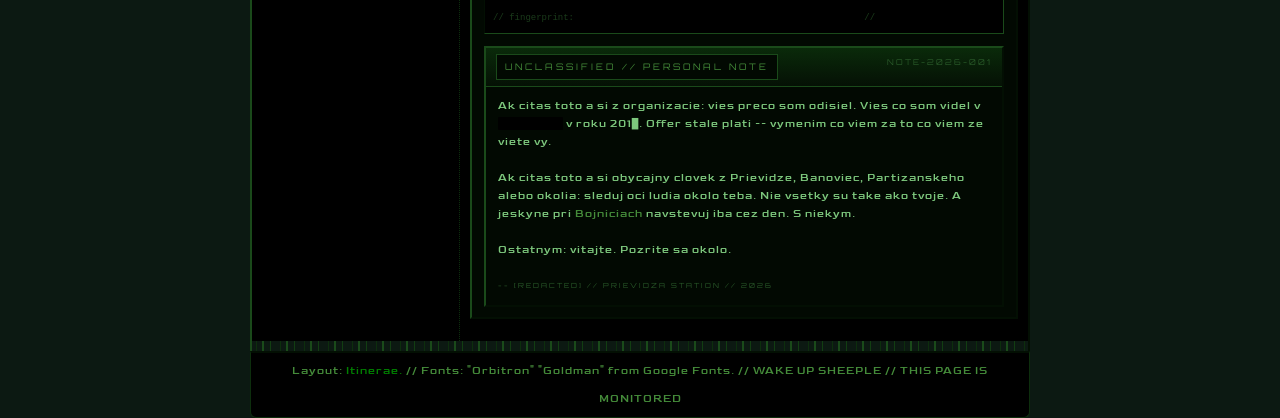
<file: kontakt.html>
<HTML>
<head>
<title>CEO Zla | Dead Drop</title>
<link rel="shortcut icon" href="https://files.catbox.moe/m5tyiv.png">
<meta name="viewport" content="width=device-width, initial-scale=1.0">
<link rel="preconnect" href="https://fonts.googleapis.com">
<link rel="preconnect" href="https://fonts.gstatic.com" crossorigin>
<link href="https://fonts.googleapis.com/css2?family=Goldman:wght@400;700&family=Orbitron:wght@400..900&display=swap" rel="stylesheet">
<style>
*{box-sizing:border-box}
body{background:#0C1912 url(https://files.catbox.moe/7zggqg.webp);margin:0;padding:0}
table{font-family:"Goldman","Courier New",monospace;font-size:11px;line-height:15px;letter-spacing:1px;color:#458c3a}
b{color:#00FF00;font-weight:normal}
a:link,a:visited,a:active{color:green;text-decoration:none}
a:hover{color:#00FF00}
img{border:0}
::-webkit-scrollbar-thumb{background-color:green;border-radius:3px}
::-webkit-scrollbar{width:5px;height:0px;background:transparent}
.title{display:inline-block;background:#051105;color:#7dc87d;font-family:'Orbitron',monospace;font-size:9px;text-transform:uppercase;line-height:10px;letter-spacing:2px;border-radius:2px 2px 0 0;border:1px solid #1a4a1a;border-bottom:1px dotted #123E12;padding:3px 7px}
.box{background:#030d03;border-top:1px solid #030f03;border-left:1px solid #030f03;border-right:1px solid #1a4a1a;border-bottom:1px solid #1a4a1a;padding:6px 8px 8px 8px;margin-bottom:8px;position:relative;overflow:hidden}
.box::after{content:'';position:absolute;top:0;left:0;right:0;bottom:0;background:repeating-linear-gradient(0deg,transparent,transparent 3px,rgba(0,20,0,0.15) 3px,rgba(0,20,0,0.15) 4px);pointer-events:none}
.top{background:#000;border:1px solid #1a4a1a;border-bottom:0;border-radius:6px 6px 0 0}
.navigation{background:linear-gradient(180deg,#0a1e0a,#051105);border-bottom:2px solid #030f03;border-left:1px solid #1a4a1a;border-right:1px solid #030f03}
.navigation a{display:inline-block;padding:3px 10px;font:9px 'Orbitron',monospace;text-transform:uppercase;font-weight:bold;line-height:14px;color:#7dc87d;letter-spacing:1px;border-right:1px solid #0d2e0d}
.navigation a:last-child{border-right:none}
.navigation a:hover{color:#00FF00;background:rgba(0,255,0,0.06)}
.active-page{color:#00FF00!important;border-bottom:1px solid #00FF00}
.sitename{background:#050f05;width:90%;font-family:'Orbitron',monospace;font-size:28px;letter-spacing:10px;color:#00FF00;line-height:22px;border-radius:4px;text-shadow:0 0 12px rgba(0,255,0,0.5);border:1px solid #1a4a1a;padding:6px 0}
.left{background:#000;border-right:1px dotted #0d2e0d;border-left:2px solid #1a4a1a}
.right{background:#000;border-right:2px solid #030f03}
.footer{background:#000;border:1px solid #0d2e0d;border-top:2px solid #030f03;border-radius:0 0 6px 6px;line-height:28px}
.nekron-bar{height:10px;background:repeating-linear-gradient(90deg,transparent 0,transparent 4px,#0d2e0d 4px,#0d2e0d 5px,transparent 5px,transparent 10px,#1a4a1a 10px,#1a4a1a 12px,transparent 12px,transparent 18px,#123E12 18px,#123E12 19px,transparent 19px,transparent 24px);border-left:2px solid #1a4a1a;border-right:2px solid #030f03}
.scanlines{position:fixed;top:0;left:0;right:0;bottom:0;pointer-events:none;z-index:50;background:repeating-linear-gradient(0deg,transparent,transparent 2px,rgba(0,0,0,0.05) 2px,rgba(0,0,0,0.05) 4px)}
#illuminati-eye{position:fixed;top:10px;left:50%;transform:translateX(-50%);width:54px;opacity:0.55;z-index:100;filter:drop-shadow(0 0 6px #00ff00);animation:eyepulse 3s ease-in-out infinite;pointer-events:none}
@keyframes eyepulse{0%,100%{opacity:0.45;filter:drop-shadow(0 0 4px #00ff00)}50%{opacity:0.85;filter:drop-shadow(0 0 14px #00ff00)}}

.redacted{background:#000;color:#000;cursor:pointer;transition:all 0.3s;padding:0 2px;border-radius:1px}
.redacted:hover{background:transparent;color:#00FF00}

.doc-wrap{background:#020902;border-top:2px solid #1a4a1a;border-left:2px solid #1a4a1a;border-right:2px solid #030f03;border-bottom:2px solid #030f03;margin-bottom:12px;position:relative}
.doc-header{background:linear-gradient(180deg,#0a2a0a,#051105);border-bottom:1px solid #1a4a1a;padding:6px 10px;display:flex;justify-content:space-between;align-items:flex-start}
.doc-classification{font-family:'Orbitron',monospace;font-size:9px;letter-spacing:3px;padding:3px 8px;border:1px solid currentColor}
.cls-ts{color:#ff4444;border-color:#550000;background:#1a0000}
.cls-s{color:#ffaa00;border-color:#553300;background:#1a0a00}
.cls-u{color:#458c3a;border-color:#1a4a1a;background:#020902}
.doc-id{font-family:'Orbitron',monospace;font-size:8px;color:#2a5a2a;letter-spacing:2px;text-align:right;line-height:16px}
.doc-body{padding:10px 12px;font-size:11px;line-height:18px;color:#458c3a}

/* DEAD DROP METHOD CARDS */
.method-card{background:#020902;border-top:1px solid #030f03;border-left:1px solid #030f03;border-right:1px solid #1a4a1a;border-bottom:1px solid #1a4a1a;padding:8px 10px;margin-bottom:6px;position:relative}
.method-num{font-family:'Orbitron',monospace;font-size:8px;color:#2a5a2a;letter-spacing:2px;margin-bottom:4px}
.method-title{font-family:'Orbitron',monospace;font-size:10px;color:#7dc87d;letter-spacing:2px;margin-bottom:6px}
.method-body{font-size:10px;line-height:17px;color:#458c3a}
.method-card.preferred{border-left:2px solid #00FF00}
.method-card.preferred .method-title{color:#00FF00}
.method-card.danger{border-left:2px solid #ff4444;opacity:0.6}
.method-card.danger .method-num::after{content:' // NEBEZPECNE';color:#ff4444}

/* PGP BLOCK */
.pgp-block{background:#000;border-top:1px solid #030f03;border-left:1px solid #030f03;border-right:1px solid #1a4a1a;border-bottom:1px solid #1a4a1a;padding:8px;font-family:'Courier New',monospace;font-size:9px;color:#2a5a2a;line-height:14px;letter-spacing:0;word-break:break-all}

/* WARNING BOX */
.warn-box{background:#1a0000;border:1px solid #550000;border-left:3px solid #ff4444;padding:8px 10px;margin-bottom:8px;font-size:10px;color:#aa4444;line-height:17px}
.warn-box b{color:#ff4444}

/* EMAIL DISPLAY */
.email-terminal{background:#000;border-top:1px solid #030f03;border-left:1px solid #030f03;border-right:1px solid #1a4a1a;border-bottom:1px solid #1a4a1a;padding:10px;font-family:'Courier New',monospace;font-size:10px;color:#458c3a;line-height:16px;position:relative;overflow:hidden}
.email-terminal::after{content:'';position:absolute;top:0;left:0;right:0;bottom:0;background:repeating-linear-gradient(0deg,transparent,transparent 2px,rgba(0,20,0,0.2) 2px,rgba(0,20,0,0.2) 3px);pointer-events:none}
.email-from{color:#00FF00}
.email-subject{color:#7dc87d}
.email-body{color:#458c3a;margin-top:8px;padding-top:8px;border-top:1px dotted #0d2e0d}

/* COUNTER */
#visitor-counter{font-family:'Orbitron',monospace;font-size:8px;color:#ff4444;letter-spacing:2px;animation:counterblink 1.5s ease-in-out infinite}
@keyframes counterblink{0%,100%{opacity:1}50%{opacity:0.4}}
</style>

<script>
// fake visitor counter
var baseCount = 1337;
function updateCounter(){
  var c = baseCount + Math.floor(Math.random()*3);
  document.getElementById('live-count').textContent = c;
}
window.addEventListener('load', function(){
  updateCounter();
  setInterval(function(){
    if(Math.random()>0.7) updateCounter();
  }, 3000);
});
</script>
</head>
<body>
<div class="scanlines"></div>
<img id="illuminati-eye" src="oko.jpg" alt="oko">
<br><br><br>
<center>

<table width="780" cellpadding="8" cellspacing="0">
<tr><td class="top" height="80">
<center><div class="sitename">_ CEO ZLA _</div></center>
</td></tr>
</table>

<table width="780" cellpadding="0" cellspacing="0">
<tr><td class="navigation" height="22">
<center>
<a href="index.html">hlavna</a>
<a href="omne.html">o mne</a>
<a href="archivy.html">tajne archivy</a>
<a href="komiksy.html">komiksy</a>
<a href="teorie.html">teorie</a>
<a href="kontakt.html" class="active-page">dead drop</a>
<a href="https://zacharko.github.io/Stranka/" target="_blank">zacharkova stranka</a>
</center>
</td></tr>
</table>

<div class="nekron-bar" style="width:780px;"></div>

<table width="780" cellpadding="10" cellspacing="0">
<tr>

<!-- LEFT -->
<td class="left" width="210" valign="top">

<div class="title">status spojenia</div>
<div class="box" style="text-align:center;padding:10px 6px;">
<div style="font-family:'Orbitron',monospace;font-size:8px;color:#00FF00;letter-spacing:2px;animation:eyepulse 2s infinite">● ACTIVE</div>
<br>
<small style="color:#2a5a2a;font-family:'Orbitron',monospace;font-size:7px;letter-spacing:1px;line-height:16px;">
ENCRYPTION: ON<br>
VPN: <span class="redacted">██████</span><br>
TOR: RECOMMENDED<br>
SIGNAL: PREFERRED<br>
</small>
</div>

<div class="title">live monitoring</div>
<div class="box" style="text-align:center">
<div id="visitor-counter">
  SLEDUJE NAS:<br>
  <span id="live-count" style="font-size:18px;color:#ff4444">...</span><br>
  <small style="font-size:7px;color:#550000">ENTIT // PRAVE TERAZ</small>
</div>
<br>
<small style="color:#2a5a2a;font-family:'Orbitron',monospace;font-size:7px;letter-spacing:1px;line-height:14px;">
Toto nie je vtip.<br>
Sleduju nas vzdy.
</small>
</div>

<div class="title">bezpecnostne pravidla</div>
<div class="box" style="font-size:10px;line-height:17px;">
[!] Nikdy nepis moje meno<br>
[!] Pouzivaj kod ak vies<br>
[!] Prvy kontakt = overenie<br>
[!] Ziadne osobne udaje<br>
[!] Delete po precitani<br>
[!] <span style="color:#ff4444">NIKDY telefon</span><br>
[!] <span style="color:#ff4444">NIKDY facebook</span>
</div>

<div class="title">fyzicke dead drops</div>
<div class="box" style="font-size:10px;line-height:18px;">
<b>Prievidza:</b><br>
<span class="redacted">Lipa pri vstupe do parku Fatra, 3. strom zlava, dutina vo vyske 1.4m</span><br><br>
<b>Banovce n/B:</b><br>
<span class="redacted">Pod druhym lavicovym sedadlom, autobusova zastavka smer Partizanske</span><br><br>
<b>Bojnice:</b><br>
<span class="redacted">Zamok -- vitrina c. 7, za exponatom</span><br><br>
<small style="color:#1a3a1a;font-family:'Orbitron',monospace;font-size:7px;">// hover to reveal //</small>
</div>

</td>

<!-- RIGHT main -->
<td class="right" valign="top" style="background:#000;border-right:2px solid #030f03;">

<div class="doc-wrap">
  <div class="doc-header">
    <div><div class="doc-classification cls-ts">TOP SECRET // KONTAKT PROTOKOL</div></div>
    <div class="doc-id">DEAD DROP MANUAL<br>DDM-2026-<span class="redacted">███</span></div>
  </div>
  <div class="doc-body">
    <div style="font-family:'Orbitron',monospace;font-size:14px;color:#00FF00;letter-spacing:4px;margin-bottom:12px;text-shadow:0 0 6px rgba(0,255,0,0.4)">
      // CONTACT PROTOCOL //
    </div>

    <div class="warn-box">
      <b>[UPOZORNENIE]</b> Tato stranka je sledovana <span class="redacted">████████████████</span> a pravdepodobne aj inymi entitami. Ak mas citlive informacie, nepouzivaj ziadne z nizzsie uvedenych kanalov bez predchadzajuceho overenia. Prvy kontakt by mal obsahovat heslo: <span class="redacted">████████████████████████</span>
    </div>

    <!-- METHOD 1 - EMAIL -->
    <div class="method-card preferred">
      <div class="method-num">METODA 001 // ODPORUCANE</div>
      <div class="method-title">// ELEKTRONICKA POSIELACKA ZPRAV //</div>
      <div class="method-body">
        Pre bezpecnu komunikaciu pouzivaj nasledovnu adresu. Poznamka: tato adresa existuje a funguje napriek tomu co si mozes mysliet.<br><br>
        <!-- VTIPNY EMAIL -->
        <div class="email-terminal">
          <span class="email-from">TO: </span>lizard.hunter.prievidza@proton.me<br>
          <span class="email-from">SUBJECT: </span>[pouzivaj sifru -- vid nizsie]<br>
          <div class="email-body">
            Priklad spravneho emailu:<br><br>
            <span style="color:#2a5a2a">FROM: informator_007@tutanota.com<br>
            TO: lizard.hunter.prievidza@proton.me<br>
            SUBJECT: MOJA SUSEDA MA TRIEVOR ZELENU SKORU<br><br>
            Zdravim,<br>
            vcera som v Banovcich videl suseda ako konzumoval nieco co rozhodne nebolo z Lidlu. Oplacalo sa zahrat golf s niekym z mestskej rady? Prikladam GPS.<br><br>
            -- anonymny informator<br>
            [zmazat po precitani]</span>
          </div>
        </div>
        <br>
        <small style="color:#2a5a2a;font-family:'Orbitron',monospace;font-size:8px;letter-spacing:1px;">
          // protonmail alebo tutanota only -- gmail cita NSA //<br>
          // response time: 24-72h alebo nikdy -- zalezi na operacnom tempe //
        </small>
      </div>
    </div>

    <!-- METHOD 2 - NEWSPAPER -->
    <div class="method-card">
      <div class="method-num">METODA 002 // KLASICKA</div>
      <div class="method-title">// NOVINY -- DEAD DROP KLASIKA //</div>
      <div class="method-body">
        Zanechaj spra v komentaroch pod clankmi v <b>Prievidzkych novinach</b>. Pouzivaj pseudonym a nasledovny format:<br><br>
        <span style="color:#7dc87d">
        "Predám [KOD-SLOVO]: [tvoja sprava zakodovana].<br>
        Cena dohodou. Tel: [GPS suradnice ako telefon]"
        </span><br><br>
        Priklad: <span style="color:#2a5a2a">"Predám drevenú skrinu: OMEGA-7 aktivny, Partizanske, piatok. Cena: 4821N 1834E"</span><br><br>
        Citujem klasiku CIA tradecraft: <i>"The best dead drop is the one nobody recognizes as a dead drop."</i> Inzeraty v miestnych novinach nikto nechyti.
      </div>
    </div>

    <!-- METHOD 3 - PHYSICAL -->
    <div class="method-card">
      <div class="method-num">METODA 003 // FYZICKA</div>
      <div class="method-title">// POSTOVA SCHRANKA //</div>
      <div class="method-body">
        Fyzicka korespondencia. Adresa:<br><br>
        <span style="color:#7dc87d">
        [REDACTED]<br>
        Schránka c. <span class="redacted">███</span><br>
        Hlavna posta, Prievidza<br>
        971 01
        </span><br><br>
        Pouzivaj rukopis. Nie tlaceniny -- tlaciarene su sledovatelne cez <span class="redacted">████████</span> od roku 2004. Obalkau namoci vodou pred zalepenim -- slina = DNA. Odosli z inej obce -- Partizanske alebo Banovce idealne.
      </div>
    </div>

    <!-- METHOD 4 - NEVER USE -->
    <div class="method-card danger">
      <div class="method-num">METODA 004</div>
      <div class="method-title">// TELEFON / FACEBOOK / INSTAGRAM //</div>
      <div class="method-body" style="color:#550000">
        NIKDY. Telefony su kompromitovane od roku 1998. Facebook je front organizacie <span class="redacted">████████████████████</span>. Instagram je vlastneny <span style="color:#aa2222">Zuckerbergom</span> -- ktoreho reptilianske afiliácie su zdokumentovane inde na tejto stranke. Ak ma kontaktujes cez tieto kanaly, budem predpokladat ze si cutout alebo honeypot.
      </div>
    </div>

    <!-- PGP KEY -->
    <div class="title">pgp klic</div>
    <div class="pgp-block">
-----BEGIN PGP PUBLIC KEY BLOCK-----<br>
Version: GnuPG v2.0.22 // CEO-ZLA-PRIEVIDZA<br>
<br>
mQENBF<span class="redacted">████████████████</span>BCAD<span class="redacted">████████</span>LZ3v<br>
P8mK<span class="redacted">████████████████████████████</span>9xQw<br>
<span class="redacted">████████████████████████████████</span>7zRt<br>
NqA<span class="redacted">████████████████████████████████</span>==<br>
=<span class="redacted">████</span><br>
-----END PGP PUBLIC KEY BLOCK-----<br>
<br>
<span style="color:#1a3a1a">// fingerprint: <span class="redacted">████ ████ ████ ████ ████ &nbsp; ████ ████ ████ ████ ████</span> //</span>
    </div>

    <!-- FINAL NOTE -->
    <div class="doc-wrap" style="margin-top:12px;margin-bottom:0">
      <div class="doc-header">
        <div><div class="doc-classification cls-u">UNCLASSIFIED // PERSONAL NOTE</div></div>
        <div class="doc-id">NOTE-2026-001</div>
      </div>
      <div class="doc-body" style="color:#7dc87d">
        Ak citas toto a si z organizacie: vies preco som odisiel. Vies co som videl v <span class="redacted">████████</span> v roku 201█. Offer stale plati -- vymenim co viem za to co viem ze viete vy.<br><br>
        Ak citas toto a si obycajny clovek z Prievidze, Banoviec, Partizanskeho alebo okolia: sleduj oci ludia okolo teba. Nie vsetky su take ako tvoje. A jeskyne pri <span style="color:#458c3a">Bojniciach</span> navstevuj iba cez den. S niekym.<br><br>
        Ostatnym: vitajte. Pozrite sa okolo.<br><br>
        <span style="color:#2a5a2a;font-family:'Orbitron',monospace;font-size:7px;letter-spacing:2px;">-- [REDACTED] // PRIEVIDZA STATION // 2026</span>
      </div>
    </div>

  </div>
</div>

</td>
</tr>
</table>

<div class="nekron-bar" style="width:780px;"></div>

<table width="780" height="30" cellpadding="4" cellspacing="0">
<tr><td class="footer" valign="top">
<center>
Layout: <a target="_blank" href="https://itinerae.neocities.org/">Itinerae.</a> //
Fonts: "Orbitron" "Goldman" from Google Fonts. //
WAKE UP SHEEPLE // THIS PAGE IS MONITORED
</center>
</td></tr>
</table>

</center>
</body>
</HTML>
</file>
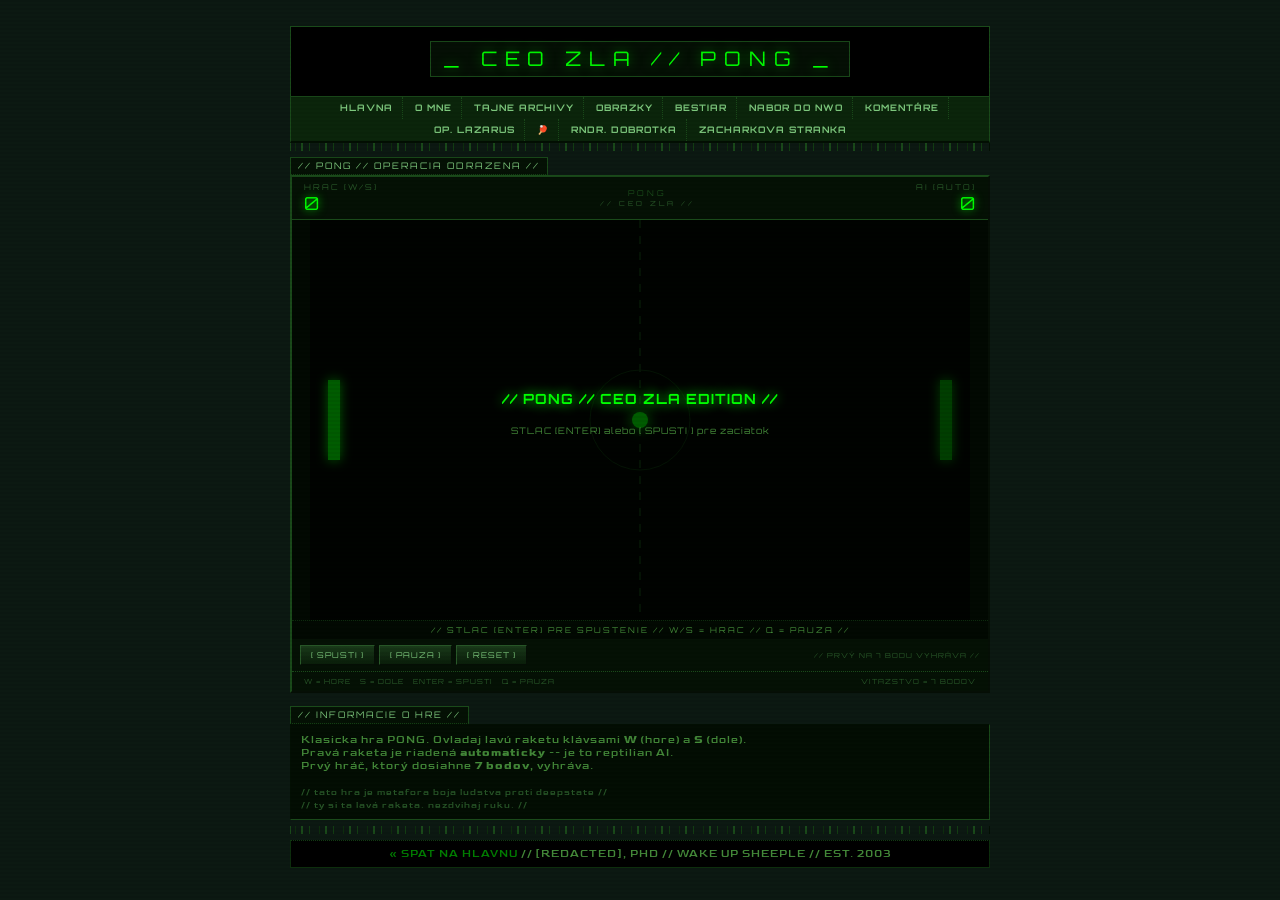
<file: pong.html>
<!DOCTYPE html>
<html>
<head>
<title>CEO Zla -- PONG // minihra</title>
<link rel="shortcut icon" href="https://files.catbox.moe/m5tyiv.png">
<meta name="viewport" content="width=device-width, initial-scale=1.0">
<link rel="preconnect" href="https://fonts.googleapis.com">
<link rel="preconnect" href="https://fonts.gstatic.com" crossorigin>
<link href="https://fonts.googleapis.com/css2?family=Goldman:wght@400;700&family=Orbitron:wght@400..900&display=swap" rel="stylesheet">
<style>
*{box-sizing:border-box;margin:0;padding:0}
body{background:#0C1912 url(https://files.catbox.moe/7zggqg.webp);color:#458c3a;font-family:'Goldman','Courier New',monospace;font-size:11px;letter-spacing:1px}
a:link,a:visited,a:active{color:green;text-decoration:none}
a:hover{color:#00FF00;text-decoration:underline}
::-webkit-scrollbar-thumb{background-color:green;border-radius:3px}
::-webkit-scrollbar{width:5px;height:0px;background:transparent}

.scanlines{position:fixed;top:0;left:0;right:0;bottom:0;pointer-events:none;z-index:50;background:repeating-linear-gradient(0deg,transparent,transparent 2px,rgba(0,0,0,0.05) 2px,rgba(0,0,0,0.05) 4px)}

.container{width:700px;margin:0 auto;padding:20px}

.sitename{background:#050f05;font-family:'Orbitron',monospace;font-size:20px;letter-spacing:8px;color:#00FF00;line-height:22px;text-shadow:0 0 12px rgba(0,255,0,0.5);border:1px solid #1a4a1a;padding:6px 12px;margin-bottom:6px;display:inline-block}

.title{display:inline-block;background:#051105;color:#7dc87d;font-family:'Orbitron',monospace;font-size:9px;text-transform:uppercase;line-height:10px;letter-spacing:2px;border:1px solid #1a4a1a;border-bottom:1px dotted #123E12;padding:3px 7px}

.box{background:#030d03;border-top:1px solid #030f03;border-left:1px solid #030f03;border-right:1px solid #1a4a1a;border-bottom:1px solid #1a4a1a;padding:8px;margin-bottom:6px;position:relative;overflow:hidden}
.box::after{content:'';position:absolute;top:0;left:0;right:0;bottom:0;background:repeating-linear-gradient(0deg,transparent,transparent 3px,rgba(0,20,0,0.13) 3px,rgba(0,20,0,0.13) 4px);pointer-events:none}

.nav{background:#0B250B;border:1px solid #1a4a1a;border-bottom:2px solid #030f03;padding:0;margin-bottom:6px}
.nav a{display:inline-block;padding:3px 9px;font:9px 'Orbitron',monospace;text-transform:uppercase;font-weight:bold;line-height:16px;color:#7dc87d;letter-spacing:1px;border-right:1px dotted #1a4a1a}
.nav a:last-child{border-right:none}
.nav a:hover{color:#00FF00;background:rgba(0,255,0,0.05)}
.active-page{color:#00FF00!important}

/* PONG CANVAS */
#pong-wrap{background:#020902;border-top:2px solid #1a4a1a;border-left:2px solid #1a4a1a;border-right:2px solid #060f06;border-bottom:2px solid #060f06;padding:0;position:relative}
#pong-canvas{display:block;margin:0 auto;background:#000}

.score-row{display:flex;justify-content:space-between;align-items:center;padding:5px 12px;background:#051105;border-bottom:1px solid #1a4a1a}
.score-label{font-family:'Orbitron',monospace;font-size:8px;color:#2a5a2a;letter-spacing:2px}
.score-val{font-family:'Orbitron',monospace;font-size:18px;color:#00FF00;text-shadow:0 0 8px rgba(0,255,0,0.8)}

.controls-row{display:flex;justify-content:space-between;padding:5px 12px;background:#051105;border-top:1px dotted #1a4a1a}
.ctrl-label{font-family:'Orbitron',monospace;font-size:7px;color:#2a5a2a;letter-spacing:1px}

#status-bar{font-family:'Orbitron',monospace;font-size:8px;color:#458c3a;letter-spacing:2px;text-align:center;padding:4px;background:#020902;border-top:1px dotted #0d2e0d}

.btn-row{display:flex;gap:4px;padding:6px 8px;background:#051105}
.pong-btn{background:linear-gradient(180deg,#1a3a1a,#0a1e0a);border-top:1px solid #2a5a2a;border-left:1px solid #2a5a2a;border-right:1px solid #060f06;border-bottom:1px solid #060f06;color:#7dc87d;font-family:'Orbitron',monospace;font-size:8px;padding:4px 10px;cursor:pointer;letter-spacing:1px;text-transform:uppercase}
.pong-btn:hover{color:#00FF00;background:#1a3a1a}
.pong-btn:active{border-top-color:#060f06;border-left-color:#060f06;border-right-color:#2a5a2a;border-bottom-color:#2a5a2a;color:#00FF00}

.nekron-bar{height:8px;background:repeating-linear-gradient(90deg,transparent 0,transparent 4px,#0d2e0d 4px,#0d2e0d 5px,transparent 5px,transparent 10px,#1a4a1a 10px,#1a4a1a 12px,transparent 12px,transparent 18px,#123E12 18px,#123E12 19px,transparent 19px,transparent 24px);border-left:1px solid #1a4a1a;border-right:1px solid #030f03;margin-bottom:6px}

.footer{background:#000;border:1px solid #0d2e0d;border-top:1px dotted #123E12;line-height:26px;text-align:center}
</style>
</head>
<body>
<div class="scanlines"></div>

<br><br>
<center>

<table width="700" cellpadding="8" cellspacing="0">
<tr><td style="background:#000;border:1px solid #1a4a1a;border-bottom:0" height="70">
<center>
<div class="sitename">_ CEO ZLA // PONG _</div>
</center>
</td></tr>
</table>

<!-- NAV -->
<table width="700" cellpadding="0" cellspacing="0">
<tr><td class="nav" height="22">
<center>
<a href="index.html">hlavna</a>
<a href="omne.html">O mne</a>
<a href="archivy.html">tajne archivy</a>
<a href="komiksy.html">Obrazky</a>
<a href="teorie.html">Bestiar</a>
<a href="kontakt.html">Nabor do NWO</a>
<a href="komentare.html">komentáre</a>
<a href="hra.html">op. lazarus</a>
<a href="pong.html" class="active-page">🏓</a>
<a href="dobrotka.html">rndr. dobrotka</a>
<a href="https://zacharko.github.io/Stranka/" target="_blank">zacharkova stranka</a>
</center>
</td></tr>
</table>

<div class="nekron-bar" style="width:700px;"></div>

<table width="700" cellpadding="0" cellspacing="0">
<tr><td>

<div class="title">// PONG // OPERACIA ODRAZENA //</div>
<div id="pong-wrap">
  <div class="score-row">
    <div>
      <div class="score-label">HRAC [W/S]</div>
      <div class="score-val" id="score-left">0</div>
    </div>
    <div style="font-family:'Orbitron',monospace;font-size:8px;color:#1a4a1a;letter-spacing:3px;text-align:center;">
      PONG<br>
      <span style="color:#2a5a2a;font-size:7px">// CEO ZLA //</span>
    </div>
    <div style="text-align:right">
      <div class="score-label">AI [AUTO]</div>
      <div class="score-val" id="score-right">0</div>
    </div>
  </div>

  <canvas id="pong-canvas" width="660" height="400"></canvas>

  <div id="status-bar">// STLAC [ENTER] PRE SPUSTENIE // W/S = HRAC // Q = PAUZA //</div>

  <div class="btn-row">
    <button class="pong-btn" onclick="startGame()">[ SPUSTI ]</button>
    <button class="pong-btn" onclick="pauseGame()">[ PAUZA ]</button>
    <button class="pong-btn" onclick="resetGame()">[ RESET ]</button>
    <span style="font-family:'Orbitron',monospace;font-size:7px;color:#2a5a2a;letter-spacing:1px;margin-left:auto;align-self:center">// PRVÝ NA 7 BODU VYHRÁVA //</span>
  </div>

  <div class="controls-row">
    <span class="ctrl-label">W = HORE &nbsp; S = DOLE &nbsp; ENTER = SPUSTI &nbsp; Q = PAUZA</span>
    <span class="ctrl-label">VITAZSTVO = 7 BODOV</span>
  </div>
</div>

<br>
<div class="title">// INFORMACIE O HRE //</div>
<div class="box" style="padding:8px 10px">
Klasicka hra PONG. Ovladaj lavú raketu klávsami <b>W</b> (hore) a <b>S</b> (dole).<br>
Pravá raketa je riadená <b>automaticky</b> -- je to reptilian AI.<br>
Prvý hráč, ktorý dosiahne <b>7 bodov</b>, vyhráva.<br><br>
<span style="color:#2a5a2a;font-size:9px">// tato hra je metafora boja ludstva proti deepstate //<br>
// ty si ta lavá raketa. nezdvihaj ruku. //</span>
</div>

</td></tr>
</table>

<div class="nekron-bar" style="width:700px;"></div>

<table width="700" height="28" cellpadding="4" cellspacing="0">
<tr><td class="footer" valign="top">
<center>
<a href="index.html">« SPAT NA HLAVNU</a> //
[REDACTED], PHD // WAKE UP SHEEPLE // EST. 2003
</center>
</td></tr>
</table>

</center>

<script>
const canvas = document.getElementById('pong-canvas');
const ctx = canvas.getContext('2d');
const W = canvas.width;
const H = canvas.height;

const PADDLE_W = 12, PADDLE_H = 80, BALL_R = 8;
const WIN_SCORE = 7;
const COLORS = { paddle: '#00FF00', ball: '#00FF00', mid: '#1a4a1a', bg: '#000' };

let state = 'idle'; // idle, playing, paused, gameover
let scoreL = 0, scoreR = 0;
let keys = {};

let lPaddle = { x: 18, y: H/2 - PADDLE_H/2, dy: 0 };
let rPaddle = { x: W - 18 - PADDLE_W, y: H/2 - PADDLE_H/2 };
let ball = { x: W/2, y: H/2, dx: 4, dy: 3 };
let winner = '';

function resetBall(dir) {
  ball.x = W/2;
  ball.y = H/2;
  ball.dx = (dir || (Math.random()>0.5?1:-1)) * 4;
  ball.dy = (Math.random()>0.5?1:-1) * 3;
}

function resetGame() {
  scoreL = 0; scoreR = 0;
  lPaddle.y = H/2 - PADDLE_H/2;
  rPaddle.y = H/2 - PADDLE_H/2;
  resetBall();
  state = 'idle';
  winner = '';
  document.getElementById('score-left').textContent = '0';
  document.getElementById('score-right').textContent = '0';
  setStatus('// STLAC [ENTER] PRE SPUSTENIE // W/S = HRAC // Q = PAUZA //');
  draw();
}

function startGame() {
  if (state === 'gameover') resetGame();
  state = 'playing';
  setStatus('// HRACI SA // W/S = HORE/DOLE // Q = PAUZA //');
}

function pauseGame() {
  if (state === 'playing') { state = 'paused'; setStatus('// PAUZA // STLAC [ENTER] PRE POKRACOVANIE //'); }
  else if (state === 'paused') { state = 'playing'; setStatus('// HRACI SA //'); }
}

function setStatus(txt) {
  document.getElementById('status-bar').textContent = txt;
}

document.addEventListener('keydown', e => {
  keys[e.key] = true;
  if (e.key === 'Enter') { if(state==='idle'||state==='paused') startGame(); }
  if (e.key === 'q' || e.key === 'Q') pauseGame();
  if (e.key === 'w' || e.key === 'W' || e.key === 's' || e.key === 'S') e.preventDefault();
});
document.addEventListener('keyup', e => { keys[e.key] = false; });

function update() {
  if (state !== 'playing') return;

  // Player paddle
  const SPEED = 6;
  if ((keys['w'] || keys['W']) && lPaddle.y > 0) lPaddle.y -= SPEED;
  if ((keys['s'] || keys['S']) && lPaddle.y + PADDLE_H < H) lPaddle.y += SPEED;

  // AI paddle - sleduje lopticku s malou chybou
  const aiTarget = ball.y - PADDLE_H/2 + (Math.random()-0.5)*20;
  const aiSpeed = 4.5;
  if (rPaddle.y + PADDLE_H/2 < aiTarget) rPaddle.y = Math.min(rPaddle.y + aiSpeed, H - PADDLE_H);
  else if (rPaddle.y + PADDLE_H/2 > aiTarget) rPaddle.y = Math.max(rPaddle.y - aiSpeed, 0);

  // Ball movement
  ball.x += ball.dx;
  ball.y += ball.dy;

  // Wall bounce top/bottom
  if (ball.y - BALL_R <= 0) { ball.y = BALL_R; ball.dy = Math.abs(ball.dy); }
  if (ball.y + BALL_R >= H) { ball.y = H - BALL_R; ball.dy = -Math.abs(ball.dy); }

  // Left paddle collision
  if (ball.x - BALL_R <= lPaddle.x + PADDLE_W &&
      ball.x - BALL_R >= lPaddle.x &&
      ball.y >= lPaddle.y && ball.y <= lPaddle.y + PADDLE_H) {
    ball.x = lPaddle.x + PADDLE_W + BALL_R;
    ball.dx = Math.abs(ball.dx) * 1.05;
    ball.dy += (ball.y - (lPaddle.y + PADDLE_H/2)) * 0.1;
    ball.dx = Math.min(ball.dx, 12);
  }

  // Right paddle collision
  if (ball.x + BALL_R >= rPaddle.x &&
      ball.x + BALL_R <= rPaddle.x + PADDLE_W &&
      ball.y >= rPaddle.y && ball.y <= rPaddle.y + PADDLE_H) {
    ball.x = rPaddle.x - BALL_R;
    ball.dx = -Math.abs(ball.dx) * 1.05;
    ball.dy += (ball.y - (rPaddle.y + PADDLE_H/2)) * 0.1;
    ball.dx = Math.max(ball.dx, -12);
  }

  // Scoring
  if (ball.x < 0) {
    scoreR++;
    document.getElementById('score-right').textContent = scoreR;
    if (scoreR >= WIN_SCORE) { state = 'gameover'; winner = 'AI // REPTILIAN'; setStatus('// AI VYHRAL // REPTILIANSKA KONTROLA OBNOVENA // RESET = SKUS ZNOVA //'); return; }
    resetBall(1);
  }
  if (ball.x > W) {
    scoreL++;
    document.getElementById('score-left').textContent = scoreL;
    if (scoreL >= WIN_SCORE) { state = 'gameover'; winner = 'HRAC // CLOVEN'; setStatus('// TY VYHRAL // DEEPSTATE NEUTRALIZOVANY // RESET PRE NOVU HRU //'); return; }
    resetBall(-1);
  }
}

function drawGlowRect(x, y, w, h, color) {
  ctx.save();
  ctx.shadowColor = color;
  ctx.shadowBlur = 12;
  ctx.fillStyle = color;
  ctx.fillRect(x, y, w, h);
  ctx.restore();
}

function drawGlowCircle(x, y, r, color) {
  ctx.save();
  ctx.shadowColor = color;
  ctx.shadowBlur = 14;
  ctx.fillStyle = color;
  ctx.beginPath();
  ctx.arc(x, y, r, 0, Math.PI*2);
  ctx.fill();
  ctx.restore();
}

function draw() {
  // Background
  ctx.fillStyle = COLORS.bg;
  ctx.fillRect(0, 0, W, H);

  // Center dashed line
  ctx.setLineDash([8,8]);
  ctx.strokeStyle = '#0d2e0d';
  ctx.lineWidth = 2;
  ctx.beginPath();
  ctx.moveTo(W/2, 0);
  ctx.lineTo(W/2, H);
  ctx.stroke();
  ctx.setLineDash([]);

  // Center circle
  ctx.strokeStyle = '#0d2e0d';
  ctx.lineWidth = 1;
  ctx.beginPath();
  ctx.arc(W/2, H/2, 50, 0, Math.PI*2);
  ctx.stroke();

  // Paddles
  drawGlowRect(lPaddle.x, lPaddle.y, PADDLE_W, PADDLE_H, '#00FF00');
  drawGlowRect(rPaddle.x, rPaddle.y, PADDLE_W, PADDLE_H, '#00aa00');

  // Ball
  drawGlowCircle(ball.x, ball.y, BALL_R, '#00FF00');

  // Game Over overlay
  if (state === 'gameover') {
    ctx.fillStyle = 'rgba(0,5,0,0.75)';
    ctx.fillRect(0, 0, W, H);
    ctx.font = 'bold 28px Orbitron, monospace';
    ctx.fillStyle = '#00FF00';
    ctx.textAlign = 'center';
    ctx.shadowColor = '#00FF00';
    ctx.shadowBlur = 18;
    ctx.fillText('// KONIEC HRY //', W/2, H/2 - 24);
    ctx.font = '13px Orbitron, monospace';
    ctx.fillStyle = '#7dc87d';
    ctx.shadowBlur = 6;
    ctx.fillText(winner + ' VYHRAL', W/2, H/2 + 10);
    ctx.font = '9px Orbitron, monospace';
    ctx.fillStyle = '#2a5a2a';
    ctx.shadowBlur = 0;
    ctx.fillText('[ RESET ] PRE NOVU HRU', W/2, H/2 + 36);
    ctx.textAlign = 'left';
    ctx.shadowBlur = 0;
  }

  // Idle overlay
  if (state === 'idle') {
    ctx.fillStyle = 'rgba(0,5,0,0.65)';
    ctx.fillRect(0, 0, W, H);
    ctx.font = 'bold 14px Orbitron, monospace';
    ctx.fillStyle = '#00FF00';
    ctx.textAlign = 'center';
    ctx.shadowColor = '#00FF00';
    ctx.shadowBlur = 12;
    ctx.fillText('// PONG // CEO ZLA EDITION //', W/2, H/2 - 16);
    ctx.font = '9px Orbitron, monospace';
    ctx.fillStyle = '#458c3a';
    ctx.shadowBlur = 0;
    ctx.fillText('STLAC [ENTER] alebo [ SPUSTI ] pre zaciatok', W/2, H/2 + 14);
    ctx.textAlign = 'left';
  }

  // Paused overlay
  if (state === 'paused') {
    ctx.fillStyle = 'rgba(0,5,0,0.6)';
    ctx.fillRect(0, 0, W, H);
    ctx.font = 'bold 18px Orbitron, monospace';
    ctx.fillStyle = '#7dc87d';
    ctx.textAlign = 'center';
    ctx.shadowColor = '#00FF00';
    ctx.shadowBlur = 10;
    ctx.fillText('// PAUZA //', W/2, H/2);
    ctx.font = '9px Orbitron, monospace';
    ctx.fillStyle = '#458c3a';
    ctx.shadowBlur = 0;
    ctx.fillText('[ENTER] alebo [ PAUZA ] pre pokracovanie', W/2, H/2 + 22);
    ctx.textAlign = 'left';
  }
}

function loop() {
  update();
  draw();
  requestAnimationFrame(loop);
}

// Init
draw();
loop();
</script>

</body>
</html>
</file>
